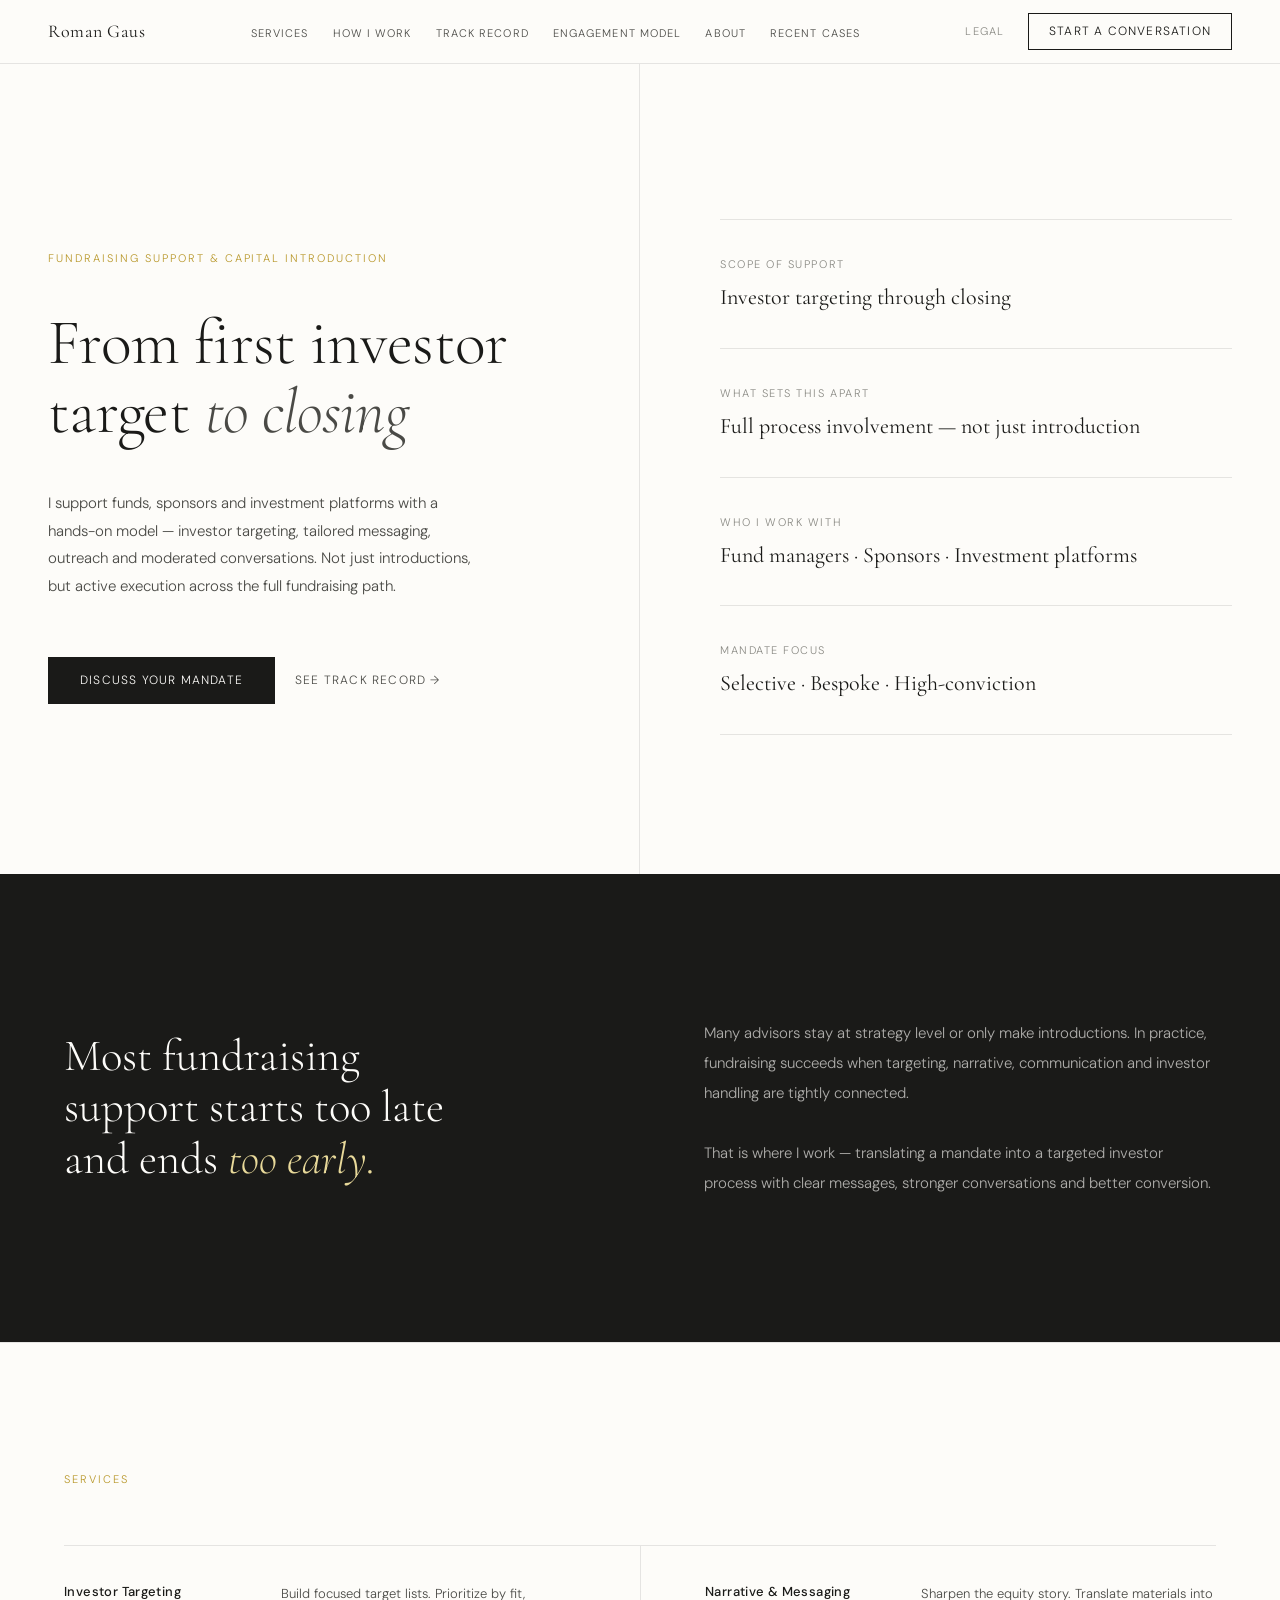
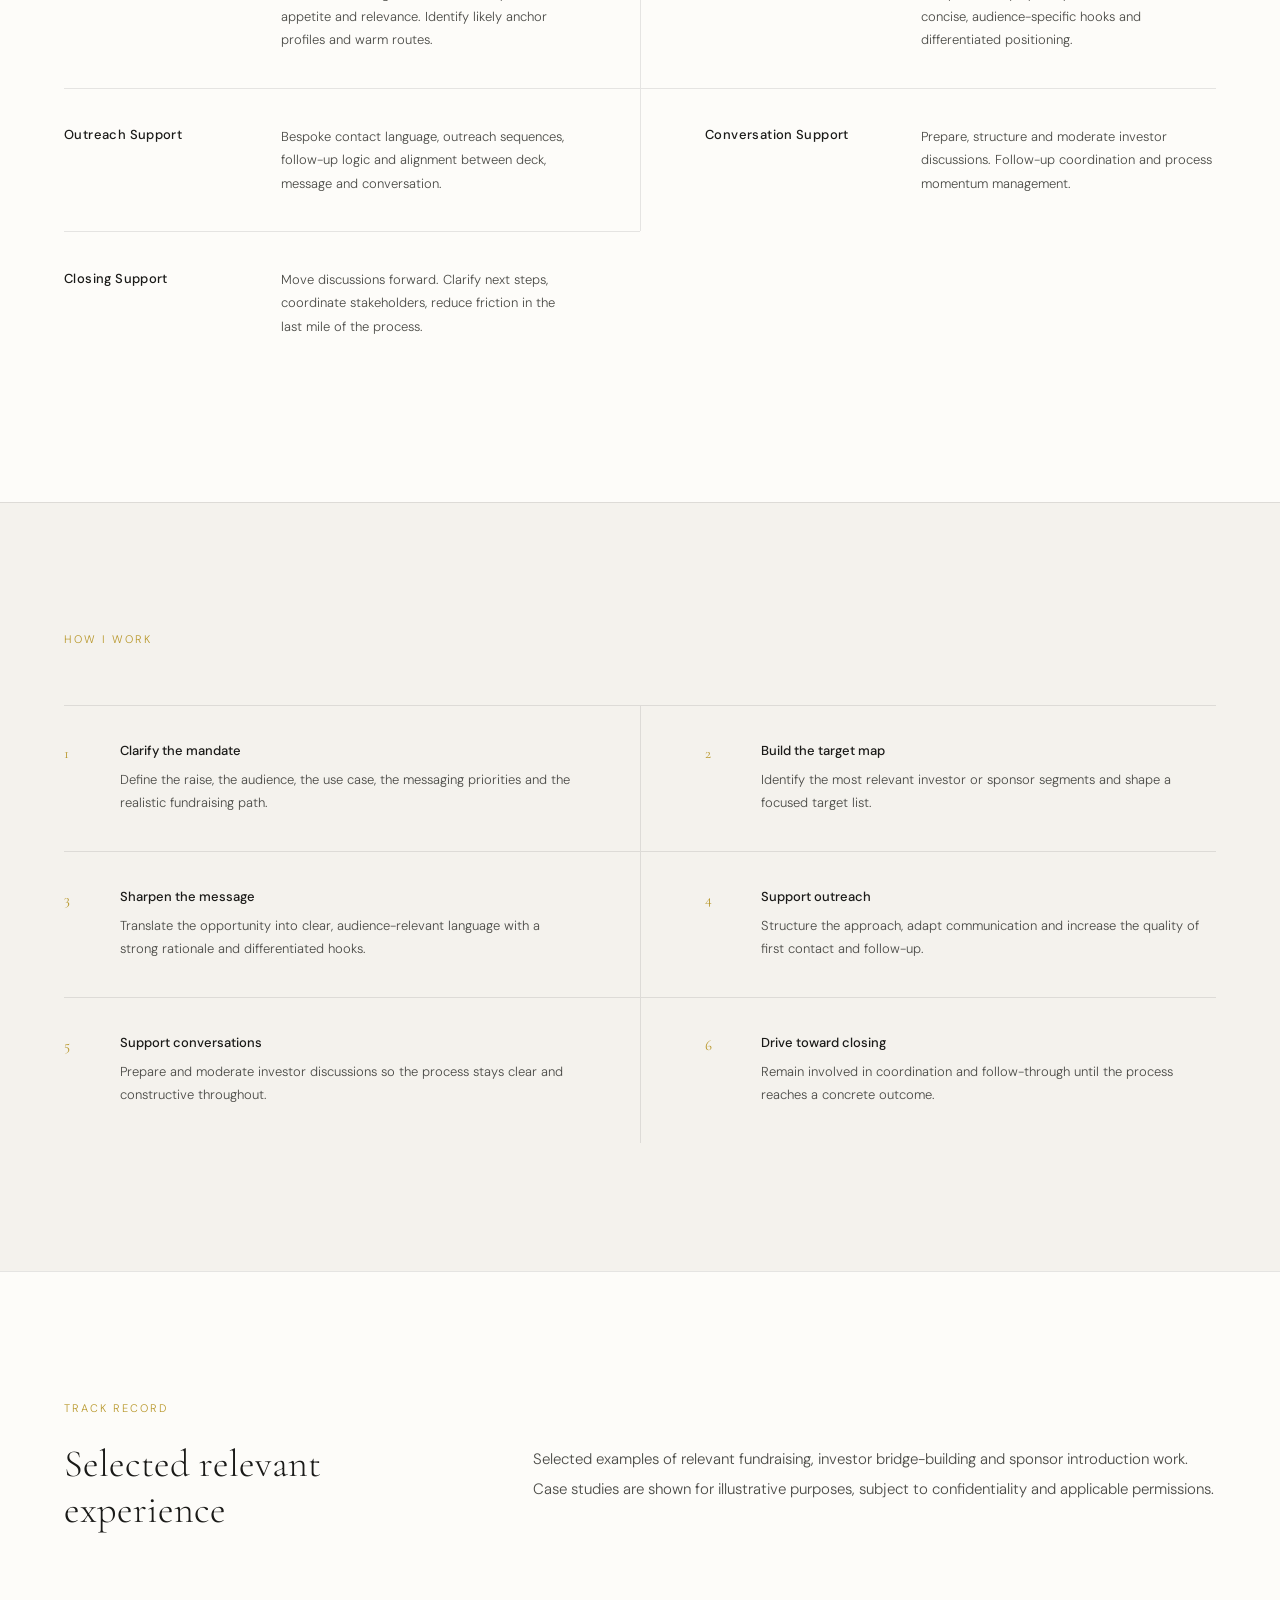
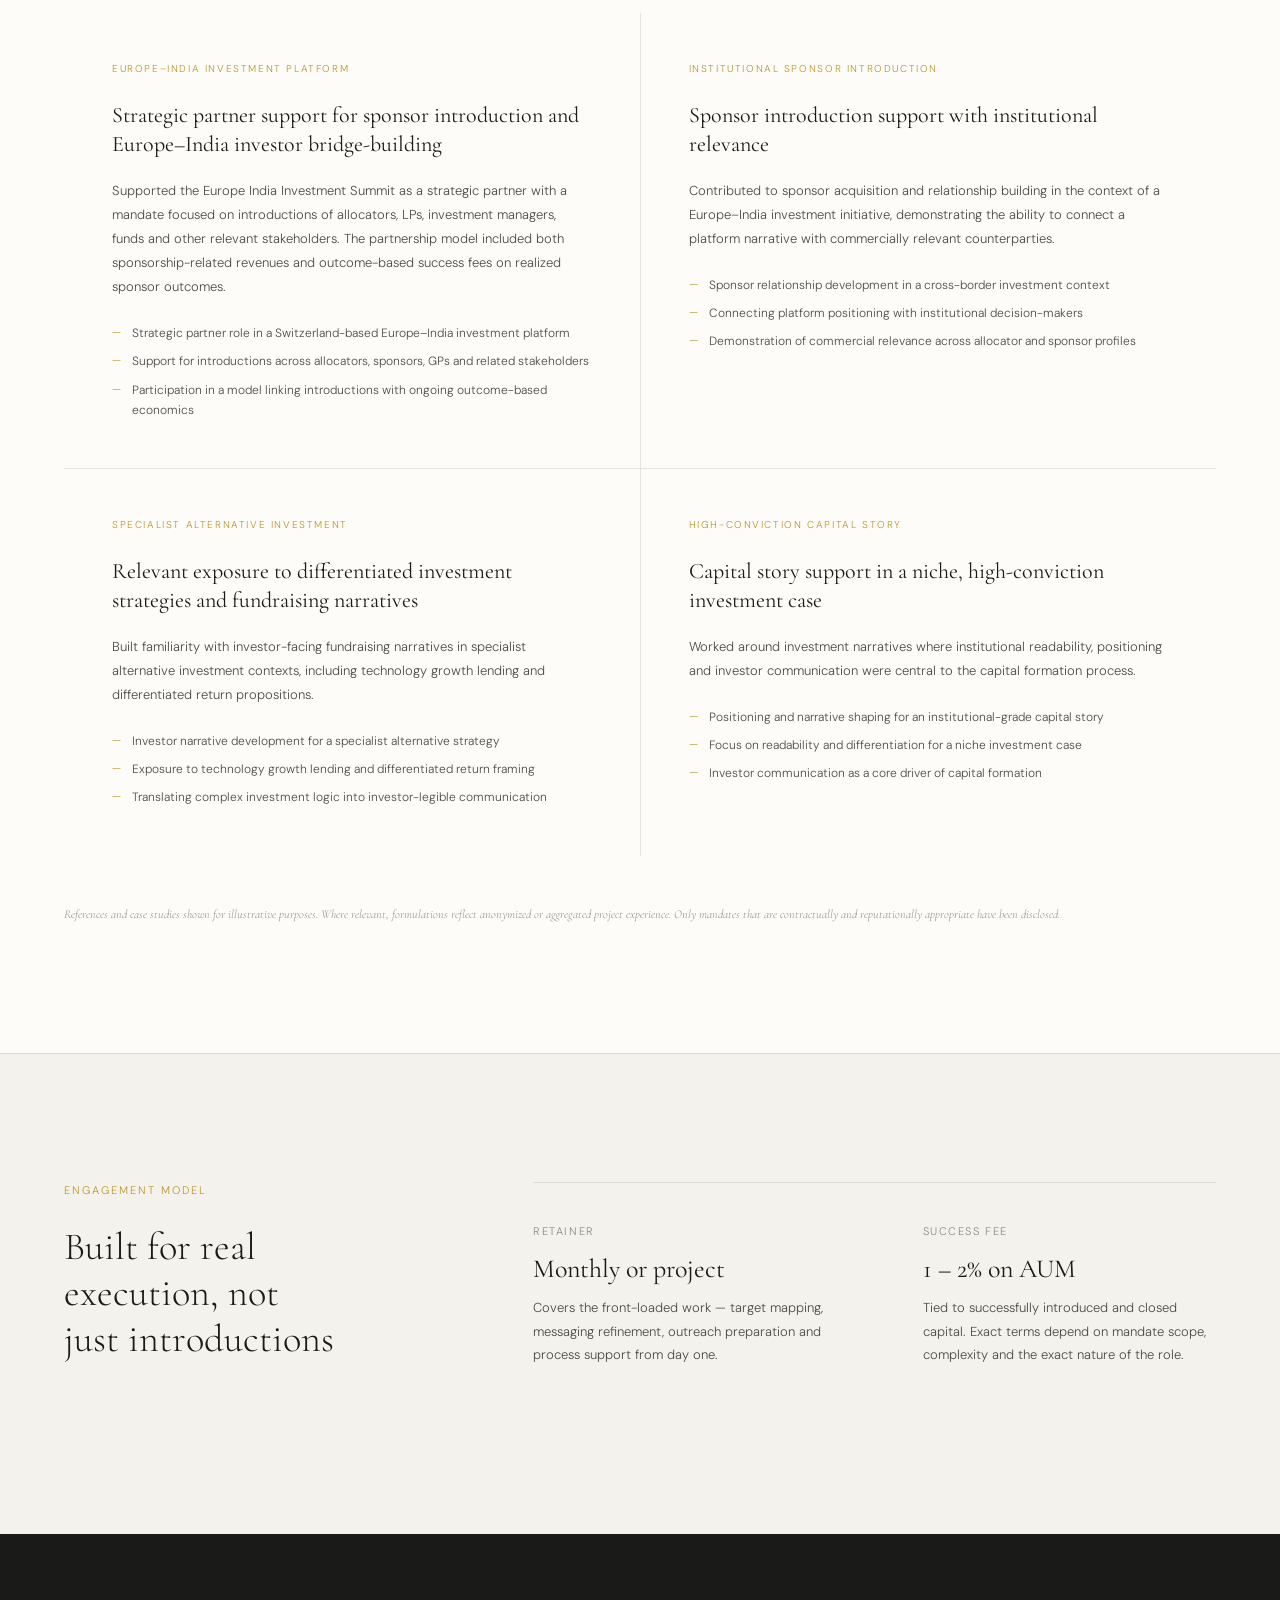
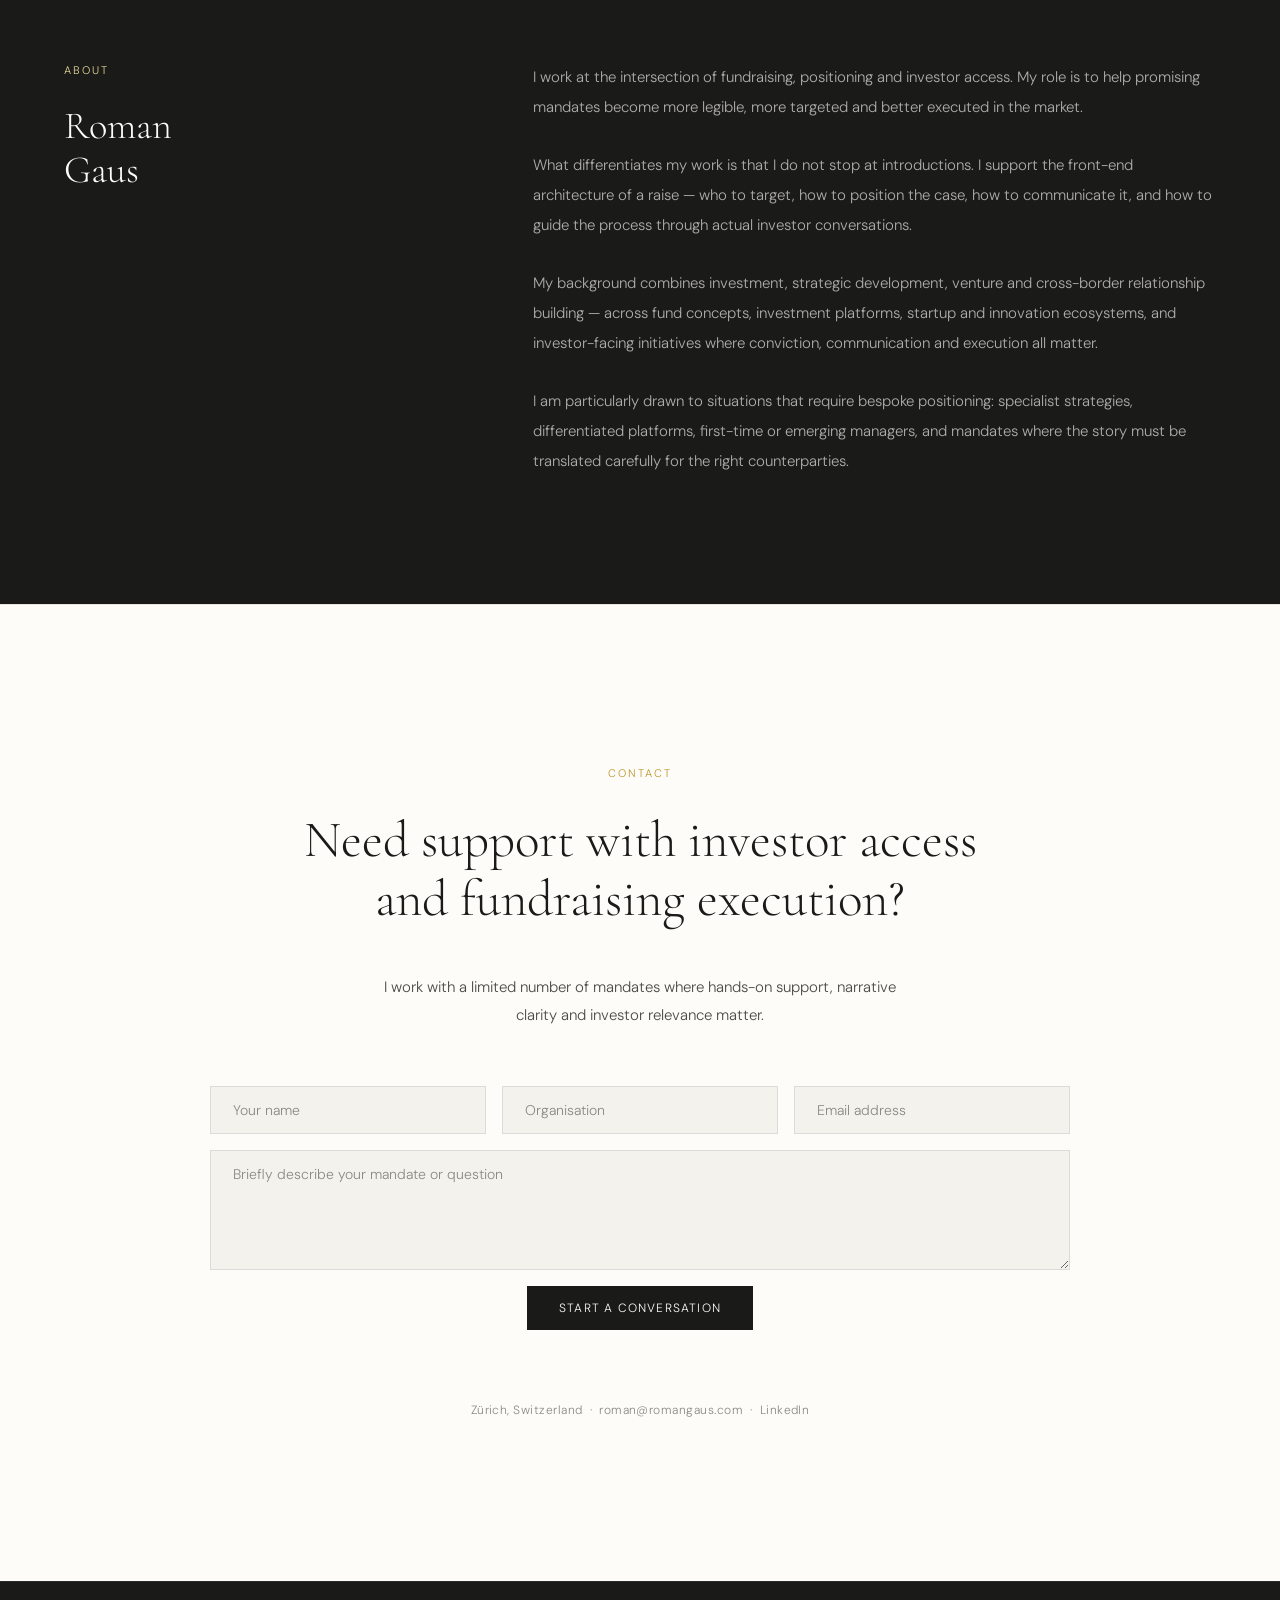
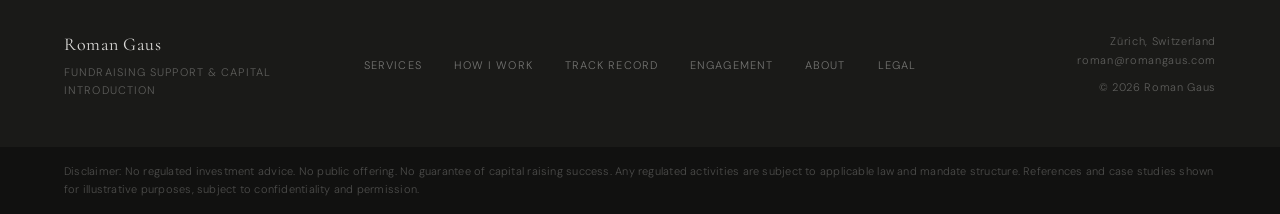
<file: index.html>
<!DOCTYPE html>
<html lang="en">
<head>
<meta charset="UTF-8" />
<meta name="viewport" content="width=device-width, initial-scale=1.0" />
<title>Roman Gaus — Fundraising Support & Capital Introduction</title>
<link rel="preconnect" href="https://fonts.googleapis.com" />
<link rel="preconnect" href="https://fonts.gstatic.com" crossorigin />
<link href="https://fonts.googleapis.com/css2?family=Cormorant+Garamond:ital,wght@0,300;0,400;0,500;1,300;1,400&family=DM+Sans:wght@300;400;500&display=swap" rel="stylesheet" />
<link rel="stylesheet" href="style.css" />
</head>
<body>

<!-- NAV -->
<nav>
  <a class="nav-name" href="#">Roman Gaus</a>
  <ul class="nav-links">
    <li><a href="#services">Services</a></li>
    <li><a href="#process">How I Work</a></li>
    <li><a href="#track">Track Record</a></li>
    <li><a href="#model">Engagement Model</a></li>
    <li><a href="#about">About</a></li>
    <li><a href="recent-cases.html">Recent Cases</a></li>
  </ul>
  <div class="nav-right">
    <a class="nav-legal" href="regulatory-disclaimer.html">Legal</a>
    <a class="nav-cta" href="#contact">Start a conversation</a>
  </div>
</nav>

<!-- HERO -->
<section class="hero" id="home">
  <div class="hero-left">
    <div class="hero-eyebrow">Fundraising Support &amp; Capital Introduction</div>
    <h1 class="hero-headline">From first investor<br>target <em>to closing</em></h1>
    <p class="hero-sub">I support funds, sponsors and investment platforms with a hands-on model — investor targeting, tailored messaging, outreach and moderated conversations. Not just introductions, but active execution across the full fundraising path.</p>
    <div class="hero-ctas">
      <a class="btn-primary" href="#contact">Discuss your mandate</a>
      <a class="btn-ghost" href="#track">See track record →</a>
    </div>
  </div>
  <div class="hero-right">
    <div class="hero-stat-item">
      <div class="hero-stat-label">Scope of support</div>
      <div class="hero-stat-value">Investor targeting through closing</div>
    </div>
    <div class="hero-stat-item">
      <div class="hero-stat-label">What sets this apart</div>
      <div class="hero-stat-value">Full process involvement — not just introduction</div>
    </div>
    <div class="hero-stat-item">
      <div class="hero-stat-label">Who I work with</div>
      <div class="hero-stat-value">Fund managers · Sponsors · Investment platforms</div>
    </div>
    <div class="hero-stat-item">
      <div class="hero-stat-label">Mandate focus</div>
      <div class="hero-stat-value">Selective · Bespoke · High-conviction</div>
    </div>
  </div>
</section>

<!-- INSIGHT -->
<section class="insight-section">
  <div>
    <h2 class="insight-headline" data-reveal>Most fundraising<br>support starts too late<br>and ends <em>too early.</em></h2>
  </div>
  <div>
    <p class="insight-body">Many advisors stay at strategy level or only make introductions. In practice, fundraising succeeds when targeting, narrative, communication and investor handling are tightly connected.<br><br>That is where I work — translating a mandate into a targeted investor process with clear messages, stronger conversations and better conversion.</p>
  </div>
</section>

<!-- SERVICES -->
<section class="services-section" id="services">
  <div class="section-label" data-reveal="slide">Services</div>
  <div class="services-grid">
    <div class="service-item">
      <div class="service-title">Investor Targeting</div>
      <div class="service-desc">Build focused target lists. Prioritize by fit, appetite and relevance. Identify likely anchor profiles and warm routes.</div>
    </div>
    <div class="service-item">
      <div class="service-title">Narrative &amp; Messaging</div>
      <div class="service-desc">Sharpen the equity story. Translate materials into concise, audience-specific hooks and differentiated positioning.</div>
    </div>
    <div class="service-item">
      <div class="service-title">Outreach Support</div>
      <div class="service-desc">Bespoke contact language, outreach sequences, follow-up logic and alignment between deck, message and conversation.</div>
    </div>
    <div class="service-item">
      <div class="service-title">Conversation Support</div>
      <div class="service-desc">Prepare, structure and moderate investor discussions. Follow-up coordination and process momentum management.</div>
    </div>
    <div class="service-item">
      <div class="service-title">Closing Support</div>
      <div class="service-desc">Move discussions forward. Clarify next steps, coordinate stakeholders, reduce friction in the last mile of the process.</div>
    </div>
  </div>
</section>

<!-- PROCESS -->
<section class="process-section" id="process">
  <div class="section-label" data-reveal="slide">How I work</div>
  <div class="process-steps">
    <div class="step">
      <div class="step-num">1</div>
      <div class="step-content">
        <div class="step-title">Clarify the mandate</div>
        <div class="step-body">Define the raise, the audience, the use case, the messaging priorities and the realistic fundraising path.</div>
      </div>
    </div>
    <div class="step">
      <div class="step-num">2</div>
      <div class="step-content">
        <div class="step-title">Build the target map</div>
        <div class="step-body">Identify the most relevant investor or sponsor segments and shape a focused target list.</div>
      </div>
    </div>
    <div class="step">
      <div class="step-num">3</div>
      <div class="step-content">
        <div class="step-title">Sharpen the message</div>
        <div class="step-body">Translate the opportunity into clear, audience-relevant language with a strong rationale and differentiated hooks.</div>
      </div>
    </div>
    <div class="step">
      <div class="step-num">4</div>
      <div class="step-content">
        <div class="step-title">Support outreach</div>
        <div class="step-body">Structure the approach, adapt communication and increase the quality of first contact and follow-up.</div>
      </div>
    </div>
    <div class="step">
      <div class="step-num">5</div>
      <div class="step-content">
        <div class="step-title">Support conversations</div>
        <div class="step-body">Prepare and moderate investor discussions so the process stays clear and constructive throughout.</div>
      </div>
    </div>
    <div class="step">
      <div class="step-num">6</div>
      <div class="step-content">
        <div class="step-title">Drive toward closing</div>
        <div class="step-body">Remain involved in coordination and follow-through until the process reaches a concrete outcome.</div>
      </div>
    </div>
  </div>
</section>

<!-- TRACK RECORD -->
<section class="track-section" id="track">
  <div class="track-intro">
    <div>
      <div class="section-label" data-reveal="slide">Track Record</div>
      <h2 class="track-headline" data-reveal data-delay="100">Selected relevant experience</h2>
    </div>
    <div>
      <p class="track-subtext" data-reveal data-delay="200">Selected examples of relevant fundraising, investor bridge-building and sponsor introduction work. Case studies are shown for illustrative purposes, subject to confidentiality and applicable permissions.</p>
    </div>
  </div>

  <div class="cases-grid">

    <div class="case-card">
      <div class="case-tag">Europe–India Investment Platform</div>
      <h3 class="case-title">Strategic partner support for sponsor introduction and Europe–India investor bridge-building</h3>
      <p class="case-body">Supported the Europe India Investment Summit as a strategic partner with a mandate focused on introductions of allocators, LPs, investment managers, funds and other relevant stakeholders. The partnership model included both sponsorship-related revenues and outcome-based success fees on realized sponsor outcomes.</p>
      <ul class="case-bullets">
        <li>Strategic partner role in a Switzerland-based Europe–India investment platform</li>
        <li>Support for introductions across allocators, sponsors, GPs and related stakeholders</li>
        <li>Participation in a model linking introductions with ongoing outcome-based economics</li>
      </ul>
    </div>

    <div class="case-card">
      <div class="case-tag">Institutional Sponsor Introduction</div>
      <h3 class="case-title">Sponsor introduction support with institutional relevance</h3>
      <p class="case-body">Contributed to sponsor acquisition and relationship building in the context of a Europe–India investment initiative, demonstrating the ability to connect a platform narrative with commercially relevant counterparties.</p>
      <ul class="case-bullets">
        <li>Sponsor relationship development in a cross-border investment context</li>
        <li>Connecting platform positioning with institutional decision-makers</li>
        <li>Demonstration of commercial relevance across allocator and sponsor profiles</li>
      </ul>
    </div>

    <div class="case-card">
      <div class="case-tag">Specialist Alternative Investment</div>
      <h3 class="case-title">Relevant exposure to differentiated investment strategies and fundraising narratives</h3>
      <p class="case-body">Built familiarity with investor-facing fundraising narratives in specialist alternative investment contexts, including technology growth lending and differentiated return propositions.</p>
      <ul class="case-bullets">
        <li>Investor narrative development for a specialist alternative strategy</li>
        <li>Exposure to technology growth lending and differentiated return framing</li>
        <li>Translating complex investment logic into investor-legible communication</li>
      </ul>
    </div>

    <div class="case-card">
      <div class="case-tag">High-Conviction Capital Story</div>
      <h3 class="case-title">Capital story support in a niche, high-conviction investment case</h3>
      <p class="case-body">Worked around investment narratives where institutional readability, positioning and investor communication were central to the capital formation process.</p>
      <ul class="case-bullets">
        <li>Positioning and narrative shaping for an institutional-grade capital story</li>
        <li>Focus on readability and differentiation for a niche investment case</li>
        <li>Investor communication as a core driver of capital formation</li>
      </ul>
    </div>

  </div>

  <p class="track-footnote">References and case studies shown for illustrative purposes. Where relevant, formulations reflect anonymized or aggregated project experience. Only mandates that are contractually and reputationally appropriate have been disclosed.</p>
</section>

<!-- ENGAGEMENT MODEL -->
<section class="model-section" id="model">
  <div>
    <div class="section-label" data-reveal="slide">Engagement model</div>
    <h2 class="model-headline" data-reveal data-delay="120">Built for real<br>execution, not<br>just introductions</h2>
  </div>
  <div>
    <div class="model-items">
      <div class="model-item">
        <div class="model-item-label">Retainer</div>
        <div class="model-item-value">Monthly or project</div>
        <div class="model-item-desc">Covers the front-loaded work — target mapping, messaging refinement, outreach preparation and process support from day one.</div>
      </div>
      <div class="model-item">
        <div class="model-item-label">Success fee</div>
        <div class="model-item-value">1 – 2% on AUM</div>
        <div class="model-item-desc">Tied to successfully introduced and closed capital. Exact terms depend on mandate scope, complexity and the exact nature of the role.</div>
      </div>
    </div>
  </div>
</section>

<!-- ABOUT -->
<section class="about-section" id="about">
  <div>
    <div class="section-label about-label" data-reveal="slide">About</div>
    <h2 class="about-headline" data-reveal data-delay="100">Roman<br>Gaus</h2>
  </div>
  <div class="about-body" data-reveal>
    <p>I work at the intersection of fundraising, positioning and investor access. My role is to help promising mandates become more legible, more targeted and better executed in the market.</p>
    <p>What differentiates my work is that I do not stop at introductions. I support the front-end architecture of a raise — who to target, how to position the case, how to communicate it, and how to guide the process through actual investor conversations.</p>
    <p>My background combines investment, strategic development, venture and cross-border relationship building — across fund concepts, investment platforms, startup and innovation ecosystems, and investor-facing initiatives where conviction, communication and execution all matter.</p>
    <p>I am particularly drawn to situations that require bespoke positioning: specialist strategies, differentiated platforms, first-time or emerging managers, and mandates where the story must be translated carefully for the right counterparties.</p>
  </div>
</section>

<!-- CTA / CONTACT -->
<section class="cta-section" id="contact">
  <div class="section-label cta-label" data-reveal="slide">Contact</div>
  <h2 class="cta-headline" data-reveal data-delay="100">Need support with investor access and fundraising execution?</h2>
  <p class="cta-sub" data-reveal data-delay="220">I work with a limited number of mandates where hands-on support, narrative clarity and investor relevance matter.</p>
  <form id="contact-form" class="contact-form" data-reveal>
    <input class="contact-field" type="text" name="name" placeholder="Your name" required />
    <input class="contact-field" type="text" name="organisation" placeholder="Organisation" />
    <input class="contact-field" type="email" name="email" placeholder="Email address" required />
    <textarea class="contact-field" name="message" placeholder="Briefly describe your mandate or question" required></textarea>
    <button class="btn-primary" type="submit" id="contact-submit">Start a conversation</button>
  </form>
  <p id="form-status" style="margin-top:1rem;font-size:13px;color:var(--ink-faint);min-height:1.2em;"></p>
  <p class="cta-meta">Zürich, Switzerland &nbsp;·&nbsp; roman@romangaus.com &nbsp;·&nbsp; <a href="#" style="color:var(--ink-faint); text-decoration:none;">LinkedIn</a></p>
</section>

<!-- FOOTER -->
<footer>
  <div class="footer-brand">
    <span class="footer-name">Roman Gaus</span>
    <span class="footer-tagline">Fundraising Support &amp; Capital Introduction</span>
  </div>
  <ul class="footer-links">
    <li><a href="#services">Services</a></li>
    <li><a href="#process">How I Work</a></li>
    <li><a href="#track">Track Record</a></li>
    <li><a href="#model">Engagement</a></li>
    <li><a href="#about">About</a></li>
    <li><a href="regulatory-disclaimer.html">Legal</a></li>
  </ul>
  <div class="footer-right">
    <div>Zürich, Switzerland</div>
    <div>roman@romangaus.com</div>
    <div style="margin-top:0.5rem;">© 2026 Roman Gaus</div>
  </div>
</footer>

<!-- DISCLAIMER -->
<div class="disclaimer">
  Disclaimer: No regulated investment advice. No public offering. No guarantee of capital raising success. Any regulated activities are subject to applicable law and mandate structure. References and case studies shown for illustrative purposes, subject to confidentiality and permission.
</div>

<script src="script.js"></script>
</body>
</html>
</file>
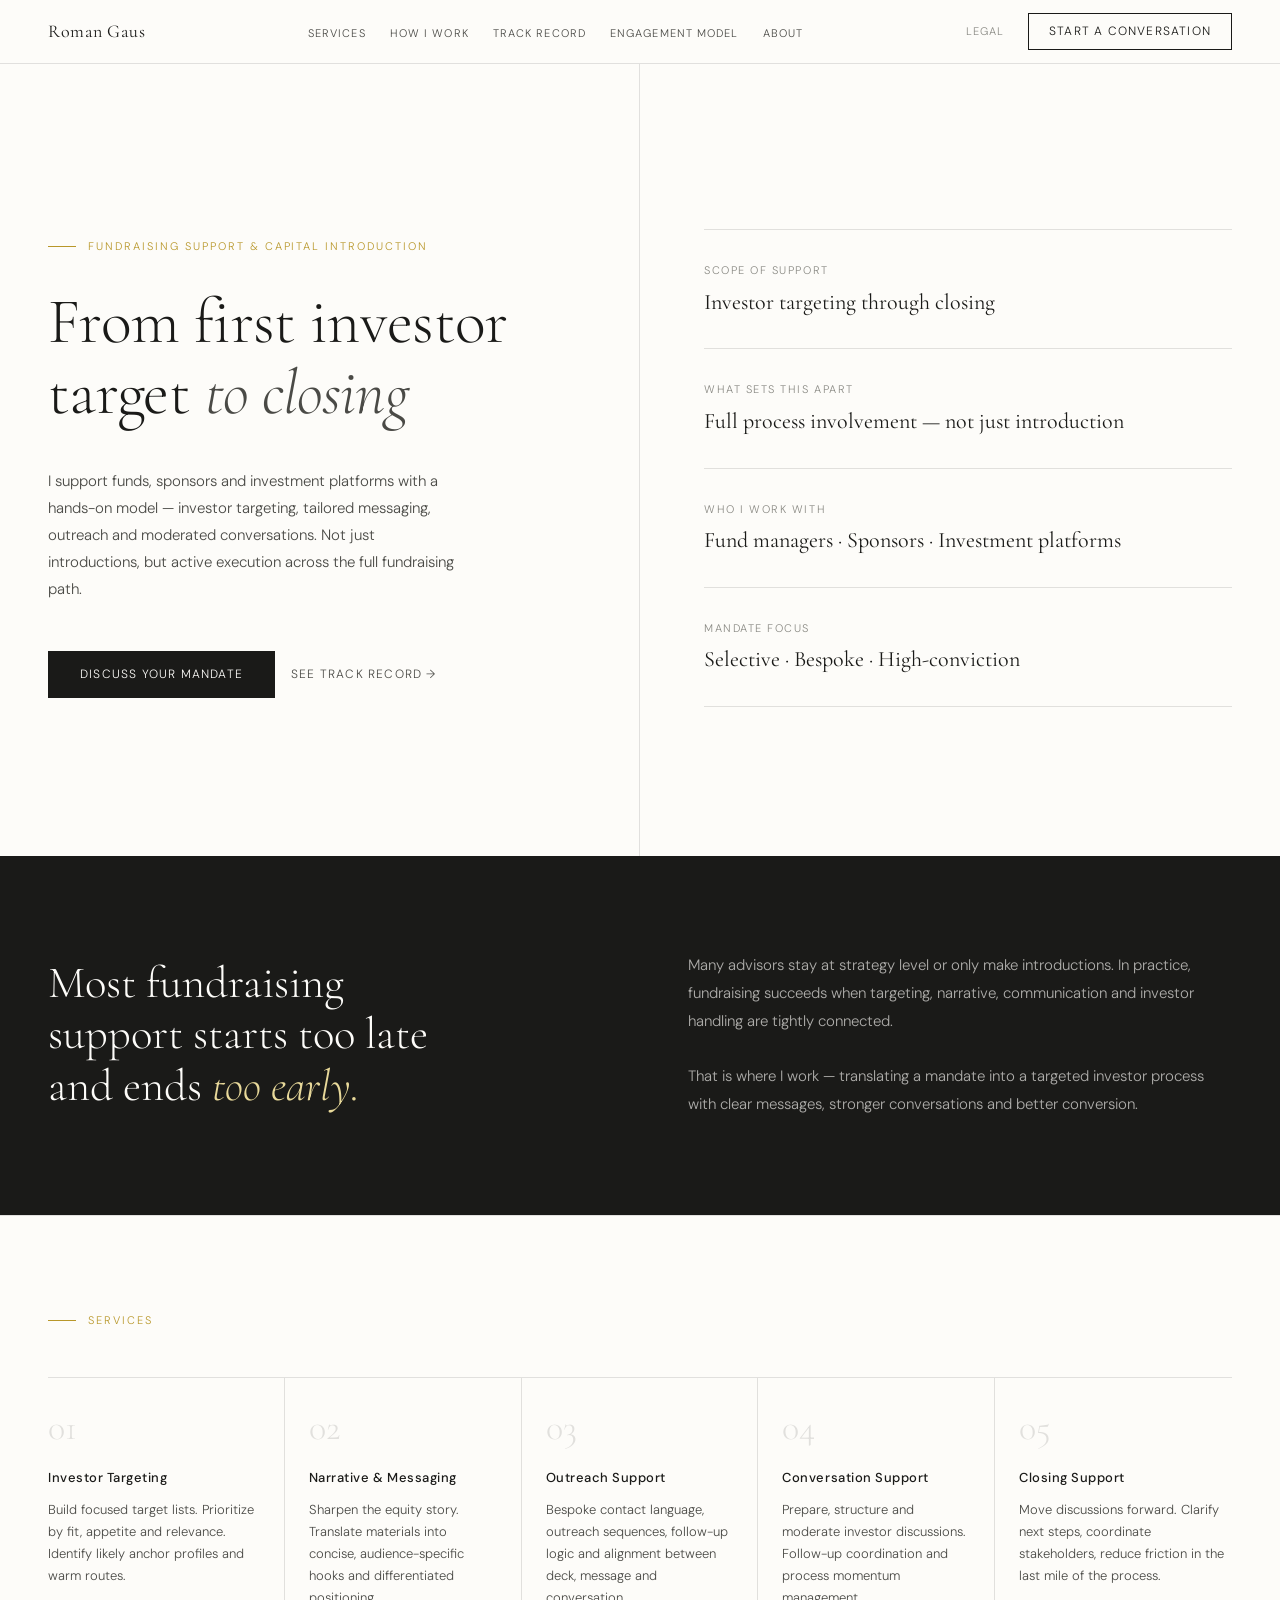
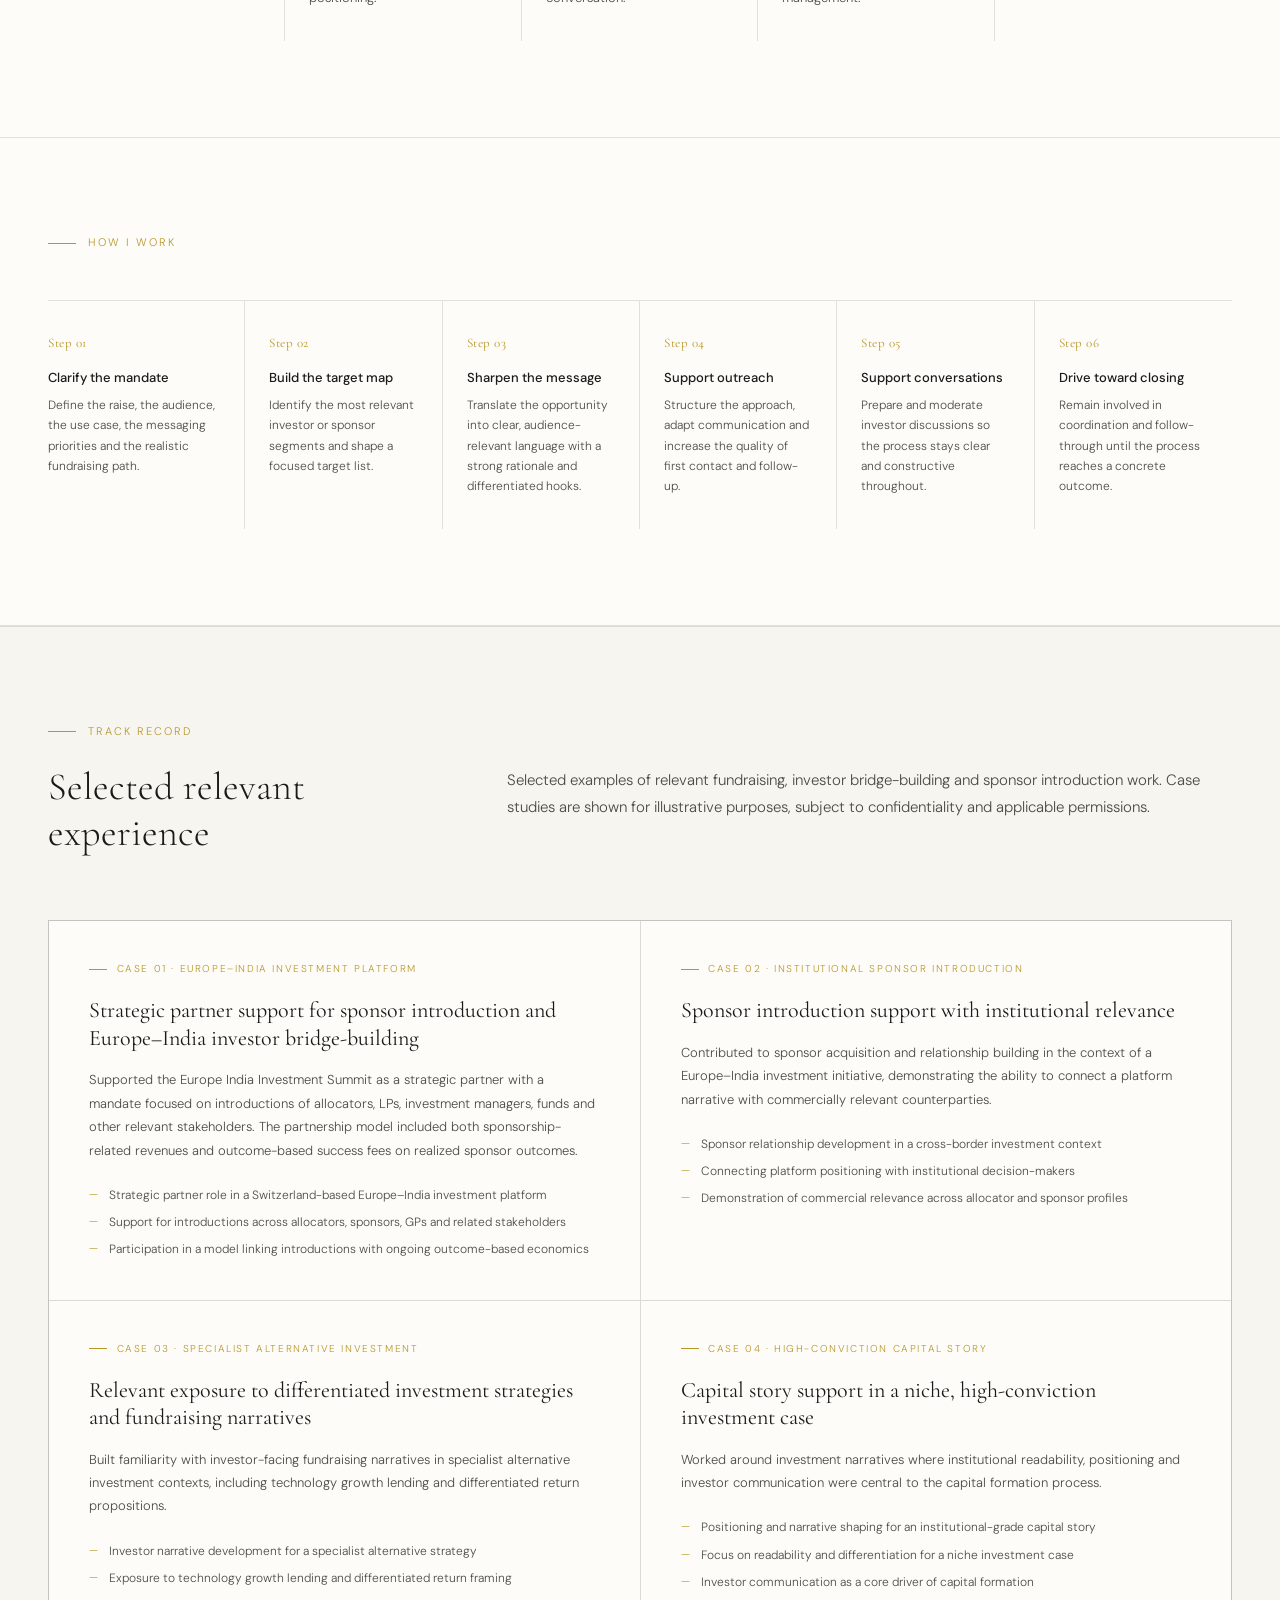
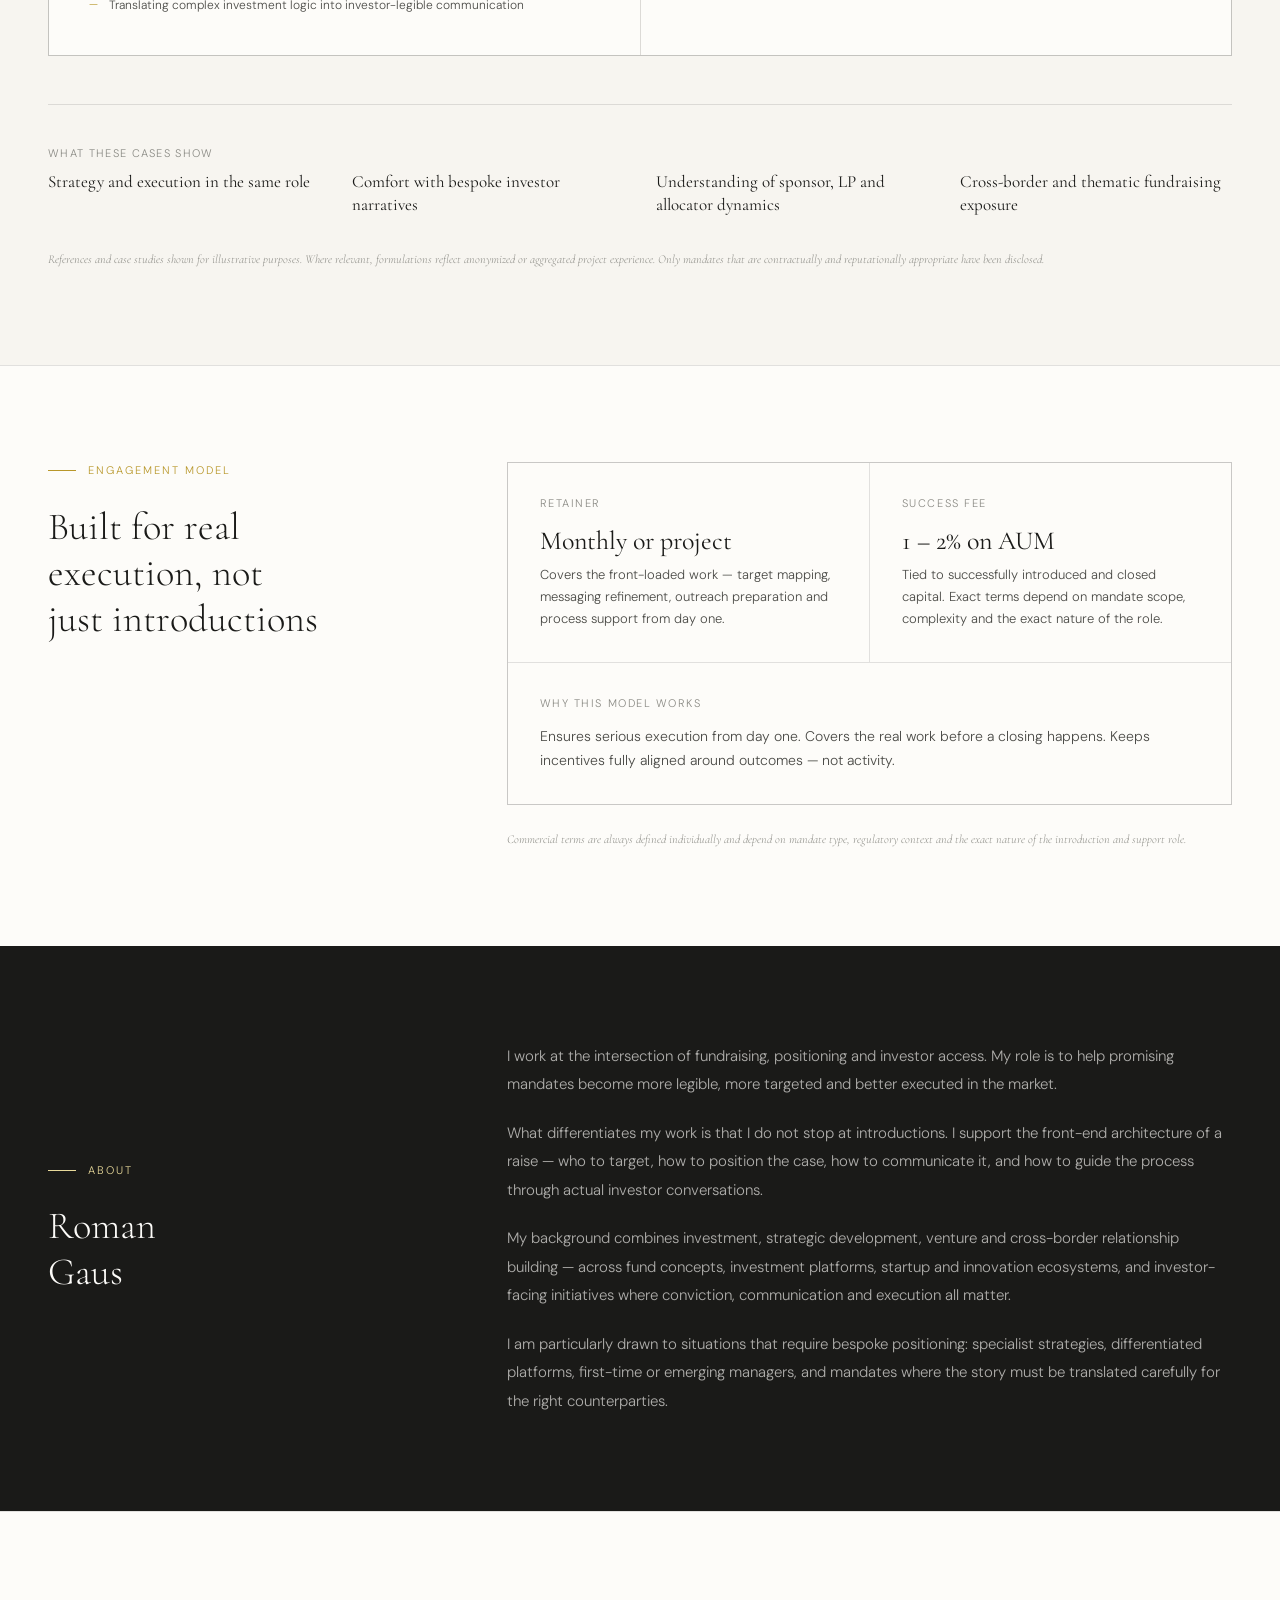
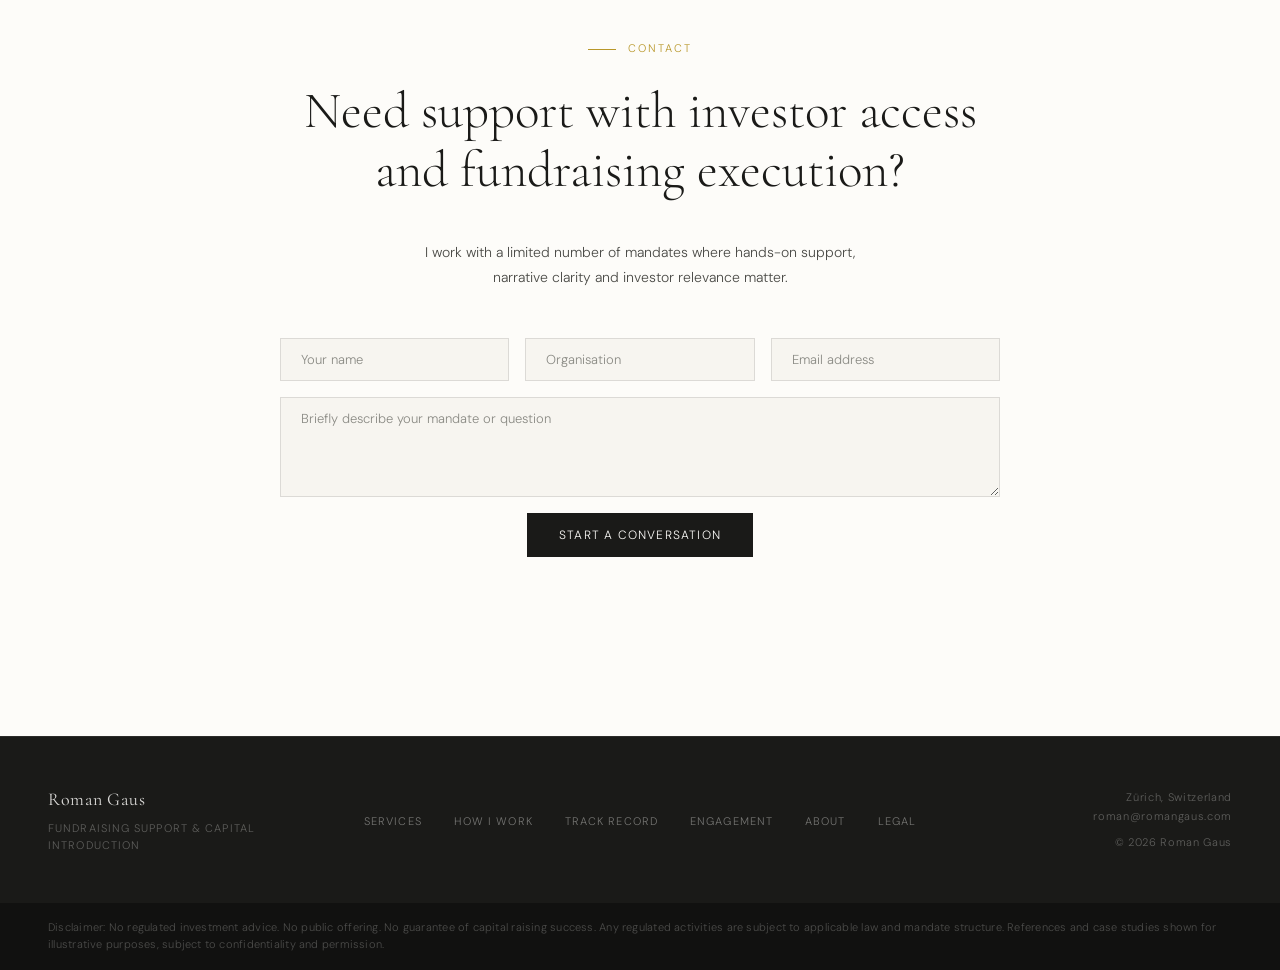
<file: public_html/index.html>
<!DOCTYPE html>
<html lang="en">
<head>
<meta charset="UTF-8" />
<meta name="viewport" content="width=device-width, initial-scale=1.0" />
<title>Roman Gaus — Fundraising Support & Capital Introduction</title>
<link rel="preconnect" href="https://fonts.googleapis.com" />
<link rel="preconnect" href="https://fonts.gstatic.com" crossorigin />
<link href="https://fonts.googleapis.com/css2?family=Cormorant+Garamond:ital,wght@0,300;0,400;0,500;1,300;1,400&family=DM+Sans:wght@300;400;500&display=swap" rel="stylesheet" />
<link rel="stylesheet" href="style.css" />
</head>
<body>

<!-- NAV -->
<nav>
  <a class="nav-name" href="#">Roman Gaus</a>
  <ul class="nav-links">
    <li><a href="#services">Services</a></li>
    <li><a href="#process">How I Work</a></li>
    <li><a href="#track">Track Record</a></li>
    <li><a href="#model">Engagement Model</a></li>
    <li><a href="#about">About</a></li>
  </ul>
  <div class="nav-right">
    <a class="nav-legal" href="regulatory-disclaimer.html">Legal</a>
    <a class="nav-cta" href="#contact">Start a conversation</a>
  </div>
</nav>

<!-- HERO -->
<section class="hero" id="home">
  <div class="hero-left">
    <div class="hero-eyebrow">Fundraising Support &amp; Capital Introduction</div>
    <h1 class="hero-headline">From first investor<br>target <em>to closing</em></h1>
    <p class="hero-sub">I support funds, sponsors and investment platforms with a hands-on model — investor targeting, tailored messaging, outreach and moderated conversations. Not just introductions, but active execution across the full fundraising path.</p>
    <div class="hero-ctas">
      <a class="btn-primary" href="#contact">Discuss your mandate</a>
      <a class="btn-ghost" href="#track">See track record →</a>
    </div>
  </div>
  <div class="hero-right">
    <div class="hero-stat-item">
      <div class="hero-stat-label">Scope of support</div>
      <div class="hero-stat-value">Investor targeting through closing</div>
    </div>
    <div class="hero-stat-item">
      <div class="hero-stat-label">What sets this apart</div>
      <div class="hero-stat-value">Full process involvement — not just introduction</div>
    </div>
    <div class="hero-stat-item">
      <div class="hero-stat-label">Who I work with</div>
      <div class="hero-stat-value">Fund managers · Sponsors · Investment platforms</div>
    </div>
    <div class="hero-stat-item">
      <div class="hero-stat-label">Mandate focus</div>
      <div class="hero-stat-value">Selective · Bespoke · High-conviction</div>
    </div>
  </div>
</section>

<!-- INSIGHT -->
<section class="insight-section">
  <div>
    <h2 class="insight-headline" data-reveal>Most fundraising<br>support starts too late<br>and ends <em>too early.</em></h2>
  </div>
  <div>
    <p class="insight-body" data-reveal data-delay="150">Many advisors stay at strategy level or only make introductions. In practice, fundraising succeeds when targeting, narrative, communication and investor handling are tightly connected.<br><br>That is where I work — translating a mandate into a targeted investor process with clear messages, stronger conversations and better conversion.</p>
  </div>
</section>

<!-- SERVICES -->
<section class="services-section" id="services">
  <div class="section-label" data-reveal="slide">Services</div>
  <div class="services-grid">
    <div class="service-item" data-reveal data-delay="0">
      <div class="service-num">01</div>
      <div class="service-title">Investor Targeting</div>
      <div class="service-desc">Build focused target lists. Prioritize by fit, appetite and relevance. Identify likely anchor profiles and warm routes.</div>
    </div>
    <div class="service-item" data-reveal data-delay="80">
      <div class="service-num">02</div>
      <div class="service-title">Narrative &amp; Messaging</div>
      <div class="service-desc">Sharpen the equity story. Translate materials into concise, audience-specific hooks and differentiated positioning.</div>
    </div>
    <div class="service-item" data-reveal data-delay="160">
      <div class="service-num">03</div>
      <div class="service-title">Outreach Support</div>
      <div class="service-desc">Bespoke contact language, outreach sequences, follow-up logic and alignment between deck, message and conversation.</div>
    </div>
    <div class="service-item" data-reveal data-delay="240">
      <div class="service-num">04</div>
      <div class="service-title">Conversation Support</div>
      <div class="service-desc">Prepare, structure and moderate investor discussions. Follow-up coordination and process momentum management.</div>
    </div>
    <div class="service-item" data-reveal data-delay="320">
      <div class="service-num">05</div>
      <div class="service-title">Closing Support</div>
      <div class="service-desc">Move discussions forward. Clarify next steps, coordinate stakeholders, reduce friction in the last mile of the process.</div>
    </div>
  </div>
</section>

<!-- PROCESS -->
<section class="process-section" id="process">
  <div class="section-label" data-reveal="slide">How I work</div>
  <div class="process-steps">
    <div class="step" data-reveal data-delay="0">
      <div class="step-num">Step 01</div>
      <div class="step-title">Clarify the mandate</div>
      <div class="step-body">Define the raise, the audience, the use case, the messaging priorities and the realistic fundraising path.</div>
    </div>
    <div class="step" data-reveal data-delay="80">
      <div class="step-num">Step 02</div>
      <div class="step-title">Build the target map</div>
      <div class="step-body">Identify the most relevant investor or sponsor segments and shape a focused target list.</div>
    </div>
    <div class="step" data-reveal data-delay="160">
      <div class="step-num">Step 03</div>
      <div class="step-title">Sharpen the message</div>
      <div class="step-body">Translate the opportunity into clear, audience-relevant language with a strong rationale and differentiated hooks.</div>
    </div>
    <div class="step" data-reveal data-delay="240">
      <div class="step-num">Step 04</div>
      <div class="step-title">Support outreach</div>
      <div class="step-body">Structure the approach, adapt communication and increase the quality of first contact and follow-up.</div>
    </div>
    <div class="step" data-reveal data-delay="320">
      <div class="step-num">Step 05</div>
      <div class="step-title">Support conversations</div>
      <div class="step-body">Prepare and moderate investor discussions so the process stays clear and constructive throughout.</div>
    </div>
    <div class="step" data-reveal data-delay="400">
      <div class="step-num">Step 06</div>
      <div class="step-title">Drive toward closing</div>
      <div class="step-body">Remain involved in coordination and follow-through until the process reaches a concrete outcome.</div>
    </div>
  </div>
</section>

<!-- TRACK RECORD -->
<section class="track-section" id="track">
  <div class="track-intro">
    <div>
      <div class="section-label" data-reveal="slide">Track Record</div>
      <h2 class="track-headline" data-reveal data-delay="100">Selected relevant experience</h2>
    </div>
    <div>
      <p class="track-subtext" data-reveal data-delay="200">Selected examples of relevant fundraising, investor bridge-building and sponsor introduction work. Case studies are shown for illustrative purposes, subject to confidentiality and applicable permissions.</p>
    </div>
  </div>

  <div class="cases-grid">

    <div class="case-card" data-reveal data-delay="0">
      <div class="case-tag">Case 01 · Europe–India Investment Platform</div>
      <h3 class="case-title">Strategic partner support for sponsor introduction and Europe–India investor bridge-building</h3>
      <p class="case-body">Supported the Europe India Investment Summit as a strategic partner with a mandate focused on introductions of allocators, LPs, investment managers, funds and other relevant stakeholders. The partnership model included both sponsorship-related revenues and outcome-based success fees on realized sponsor outcomes.</p>
      <ul class="case-bullets">
        <li>Strategic partner role in a Switzerland-based Europe–India investment platform</li>
        <li>Support for introductions across allocators, sponsors, GPs and related stakeholders</li>
        <li>Participation in a model linking introductions with ongoing outcome-based economics</li>
      </ul>
    </div>

    <div class="case-card" data-reveal data-delay="100">
      <div class="case-tag">Case 02 · Institutional Sponsor Introduction</div>
      <h3 class="case-title">Sponsor introduction support with institutional relevance</h3>
      <p class="case-body">Contributed to sponsor acquisition and relationship building in the context of a Europe–India investment initiative, demonstrating the ability to connect a platform narrative with commercially relevant counterparties.</p>
      <ul class="case-bullets">
        <li>Sponsor relationship development in a cross-border investment context</li>
        <li>Connecting platform positioning with institutional decision-makers</li>
        <li>Demonstration of commercial relevance across allocator and sponsor profiles</li>
      </ul>
    </div>

    <div class="case-card" data-reveal data-delay="200">
      <div class="case-tag">Case 03 · Specialist Alternative Investment</div>
      <h3 class="case-title">Relevant exposure to differentiated investment strategies and fundraising narratives</h3>
      <p class="case-body">Built familiarity with investor-facing fundraising narratives in specialist alternative investment contexts, including technology growth lending and differentiated return propositions.</p>
      <ul class="case-bullets">
        <li>Investor narrative development for a specialist alternative strategy</li>
        <li>Exposure to technology growth lending and differentiated return framing</li>
        <li>Translating complex investment logic into investor-legible communication</li>
      </ul>
    </div>

    <div class="case-card" data-reveal data-delay="300">
      <div class="case-tag">Case 04 · High-Conviction Capital Story</div>
      <h3 class="case-title">Capital story support in a niche, high-conviction investment case</h3>
      <p class="case-body">Worked around investment narratives where institutional readability, positioning and investor communication were central to the capital formation process.</p>
      <ul class="case-bullets">
        <li>Positioning and narrative shaping for an institutional-grade capital story</li>
        <li>Focus on readability and differentiation for a niche investment case</li>
        <li>Investor communication as a core driver of capital formation</li>
      </ul>
    </div>

  </div>

  <div class="track-proof">
    <div class="proof-item" data-reveal data-delay="0">
      <div class="proof-label">What these cases show</div>
      <div class="proof-text">Strategy and execution in the same role</div>
    </div>
    <div class="proof-item" data-reveal data-delay="100">
      <div class="proof-label">&nbsp;</div>
      <div class="proof-text">Comfort with bespoke investor narratives</div>
    </div>
    <div class="proof-item" data-reveal data-delay="200">
      <div class="proof-label">&nbsp;</div>
      <div class="proof-text">Understanding of sponsor, LP and allocator dynamics</div>
    </div>
    <div class="proof-item" data-reveal data-delay="300">
      <div class="proof-label">&nbsp;</div>
      <div class="proof-text">Cross-border and thematic fundraising exposure</div>
    </div>
  </div>

  <p class="track-footnote" data-reveal>References and case studies shown for illustrative purposes. Where relevant, formulations reflect anonymized or aggregated project experience. Only mandates that are contractually and reputationally appropriate have been disclosed.</p>
</section>

<!-- ENGAGEMENT MODEL -->
<section class="model-section" id="model">
  <div>
    <div class="section-label" data-reveal="slide">Engagement model</div>
    <h2 class="model-headline" data-reveal data-delay="120">Built for real<br>execution, not<br>just introductions</h2>
  </div>
  <div>
    <div class="model-items">
      <div class="model-item" data-reveal data-delay="0">
        <div class="model-item-label">Retainer</div>
        <div class="model-item-value">Monthly or project</div>
        <div class="model-item-desc">Covers the front-loaded work — target mapping, messaging refinement, outreach preparation and process support from day one.</div>
      </div>
      <div class="model-item" data-reveal data-delay="120">
        <div class="model-item-label">Success fee</div>
        <div class="model-item-value">1 – 2% on AUM</div>
        <div class="model-item-desc">Tied to successfully introduced and closed capital. Exact terms depend on mandate scope, complexity and the exact nature of the role.</div>
      </div>
      <div class="model-item" style="grid-column: span 2;" data-reveal data-delay="240">
        <div class="model-item-label">Why this model works</div>
        <div class="model-item-desc" style="font-size:14px;">Ensures serious execution from day one. Covers the real work before a closing happens. Keeps incentives fully aligned around outcomes — not activity.</div>
      </div>
    </div>
    <p class="model-note" data-reveal data-delay="320">Commercial terms are always defined individually and depend on mandate type, regulatory context and the exact nature of the introduction and support role.</p>
  </div>
</section>

<!-- ABOUT -->
<section class="about-section" id="about">
  <div>
    <div class="section-label about-label" data-reveal="slide">About</div>
    <h2 class="about-headline" data-reveal data-delay="100">Roman<br>Gaus</h2>
  </div>
  <div class="about-body">
    <p data-reveal data-delay="0">I work at the intersection of fundraising, positioning and investor access. My role is to help promising mandates become more legible, more targeted and better executed in the market.</p>
    <p data-reveal data-delay="120">What differentiates my work is that I do not stop at introductions. I support the front-end architecture of a raise — who to target, how to position the case, how to communicate it, and how to guide the process through actual investor conversations.</p>
    <p data-reveal data-delay="240">My background combines investment, strategic development, venture and cross-border relationship building — across fund concepts, investment platforms, startup and innovation ecosystems, and investor-facing initiatives where conviction, communication and execution all matter.</p>
    <p data-reveal data-delay="360">I am particularly drawn to situations that require bespoke positioning: specialist strategies, differentiated platforms, first-time or emerging managers, and mandates where the story must be translated carefully for the right counterparties.</p>
  </div>
</section>

<!-- CTA / CONTACT -->
<section class="cta-section" id="contact">
  <div class="section-label cta-label" data-reveal="slide">Contact</div>
  <h2 class="cta-headline" data-reveal data-delay="100">Need support with investor access and fundraising execution?</h2>
  <p class="cta-sub" data-reveal data-delay="220">I work with a limited number of mandates where hands-on support, narrative clarity and investor relevance matter.</p>
  <form class="contact-form" action="https://formspree.io/f/YOUR_FORM_ID" method="POST" data-reveal data-delay="340">
    <input class="contact-field" type="text" name="name" placeholder="Your name" required />
    <input class="contact-field" type="text" name="organisation" placeholder="Organisation" />
    <input class="contact-field" type="email" name="email" placeholder="Email address" required />
    <textarea class="contact-field" name="message" placeholder="Briefly describe your mandate or question" required></textarea>
    <button class="btn-primary" type="submit">Start a conversation</button>
  </form>
  <p class="cta-meta" data-reveal data-delay="440">Zürich, Switzerland &nbsp;·&nbsp; roman@romangaus.com &nbsp;·&nbsp; <a href="#" style="color:var(--ink-faint); text-decoration:none;">LinkedIn</a></p>
</section>

<!-- FOOTER -->
<footer>
  <div class="footer-brand">
    <span class="footer-name">Roman Gaus</span>
    <span class="footer-tagline">Fundraising Support &amp; Capital Introduction</span>
  </div>
  <ul class="footer-links">
    <li><a href="#services">Services</a></li>
    <li><a href="#process">How I Work</a></li>
    <li><a href="#track">Track Record</a></li>
    <li><a href="#model">Engagement</a></li>
    <li><a href="#about">About</a></li>
    <li><a href="regulatory-disclaimer.html">Legal</a></li>
  </ul>
  <div class="footer-right">
    <div>Zürich, Switzerland</div>
    <div>roman@romangaus.com</div>
    <div style="margin-top:0.5rem;">© 2026 Roman Gaus</div>
  </div>
</footer>

<!-- DISCLAIMER -->
<div class="disclaimer">
  Disclaimer: No regulated investment advice. No public offering. No guarantee of capital raising success. Any regulated activities are subject to applicable law and mandate structure. References and case studies shown for illustrative purposes, subject to confidentiality and permission.
</div>

<script src="script.js"></script>
</body>
</html>
</file>
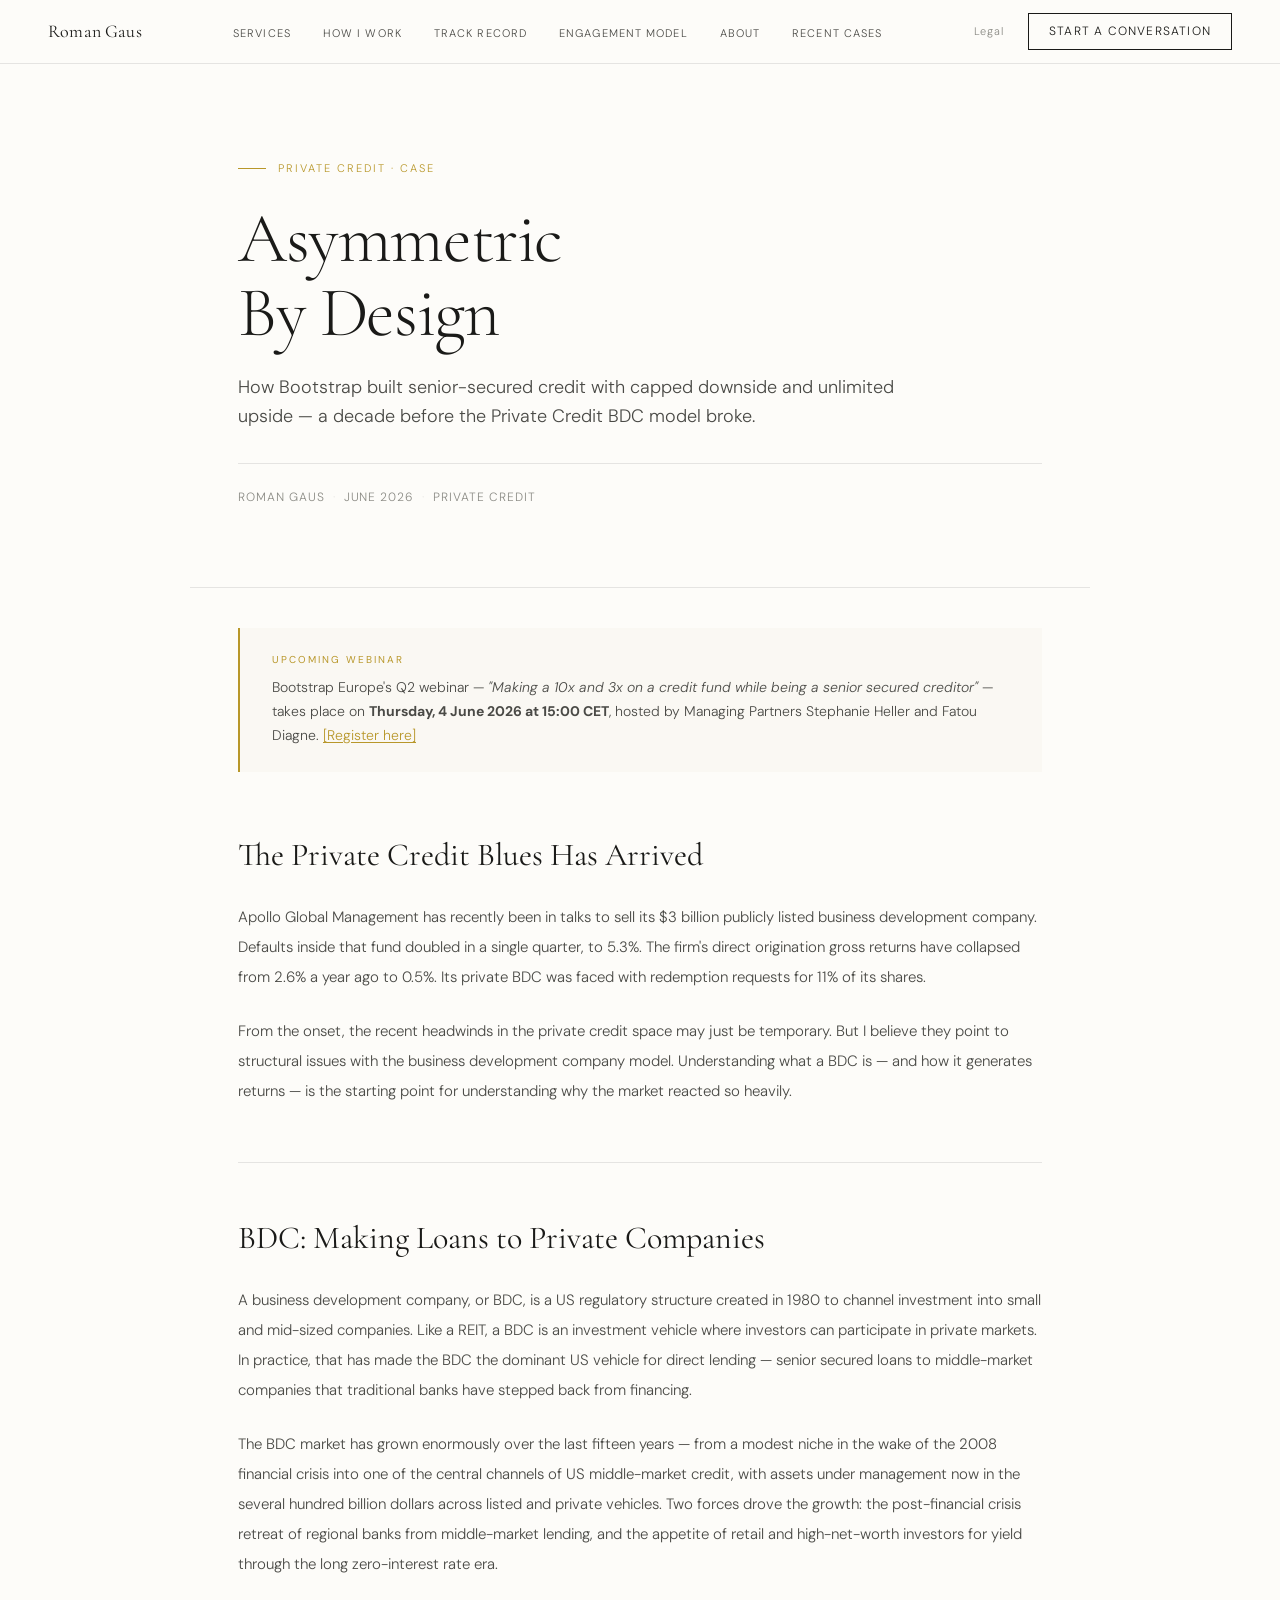
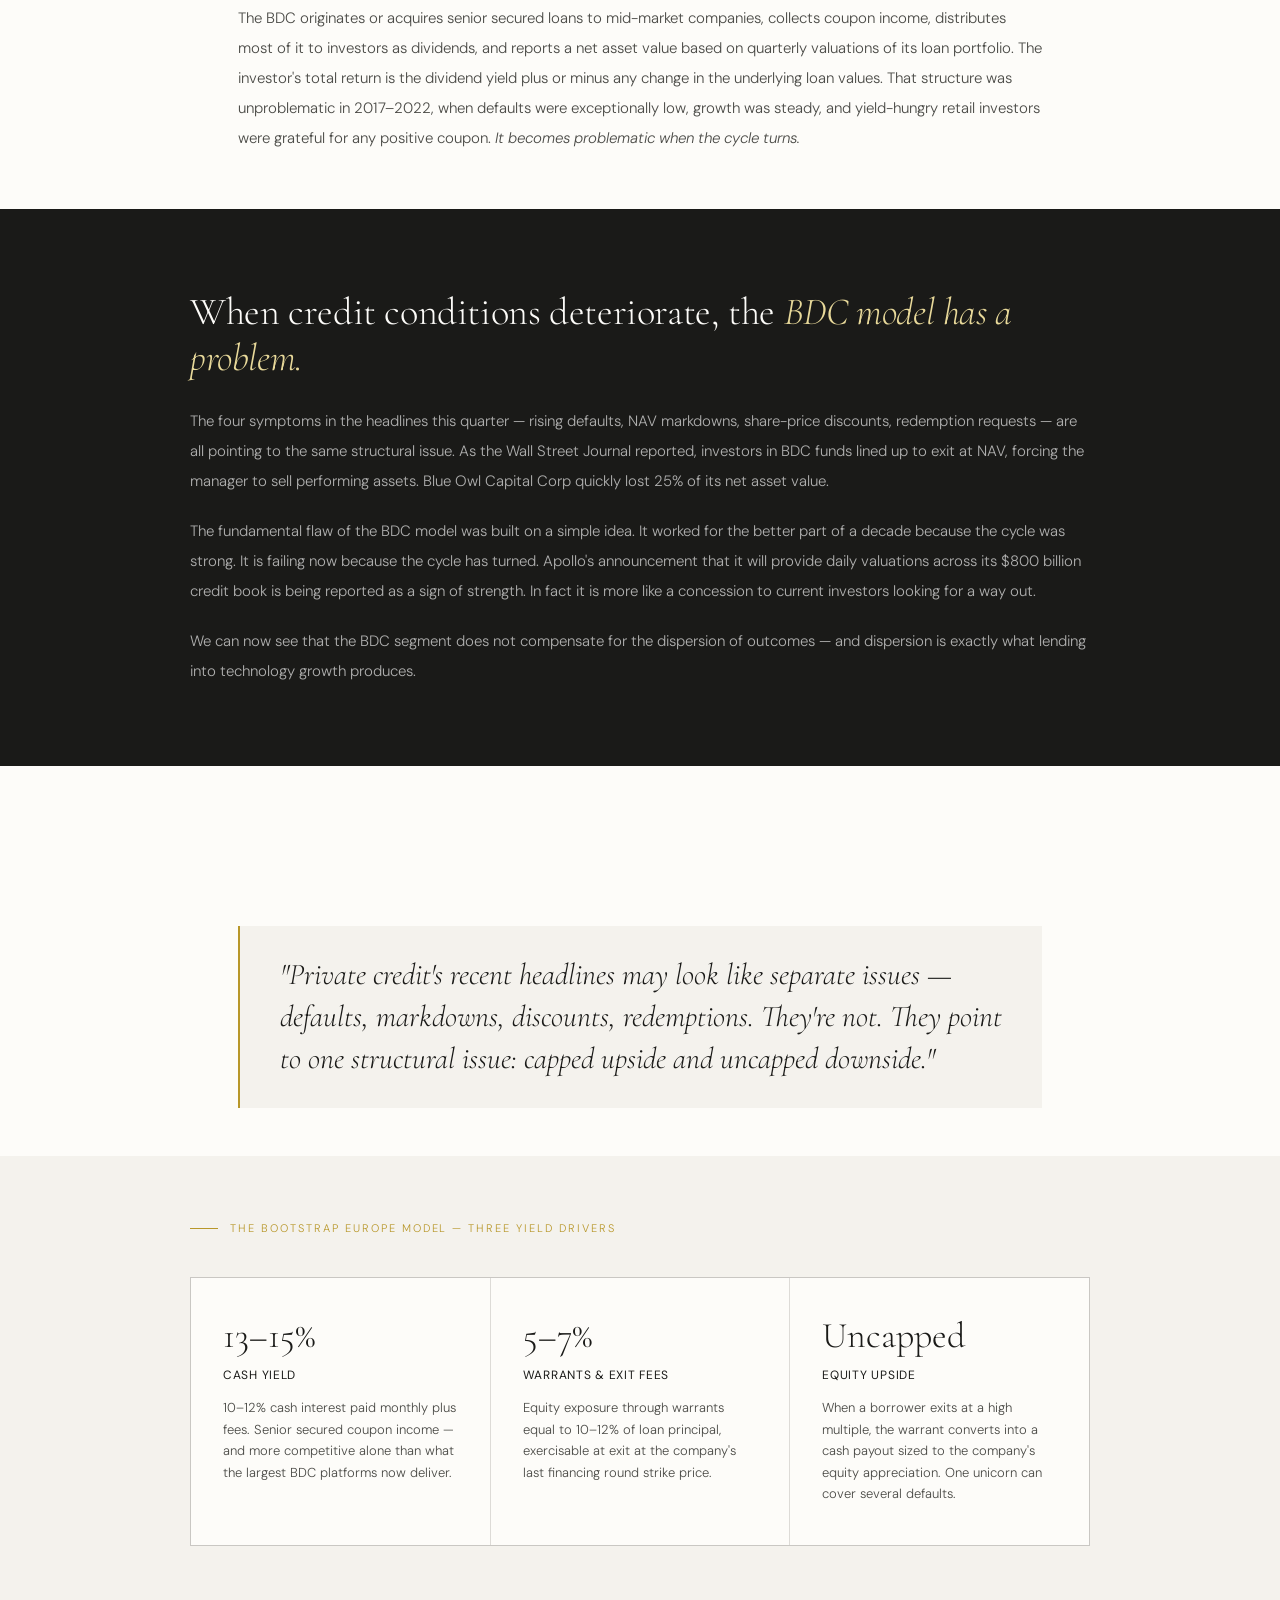
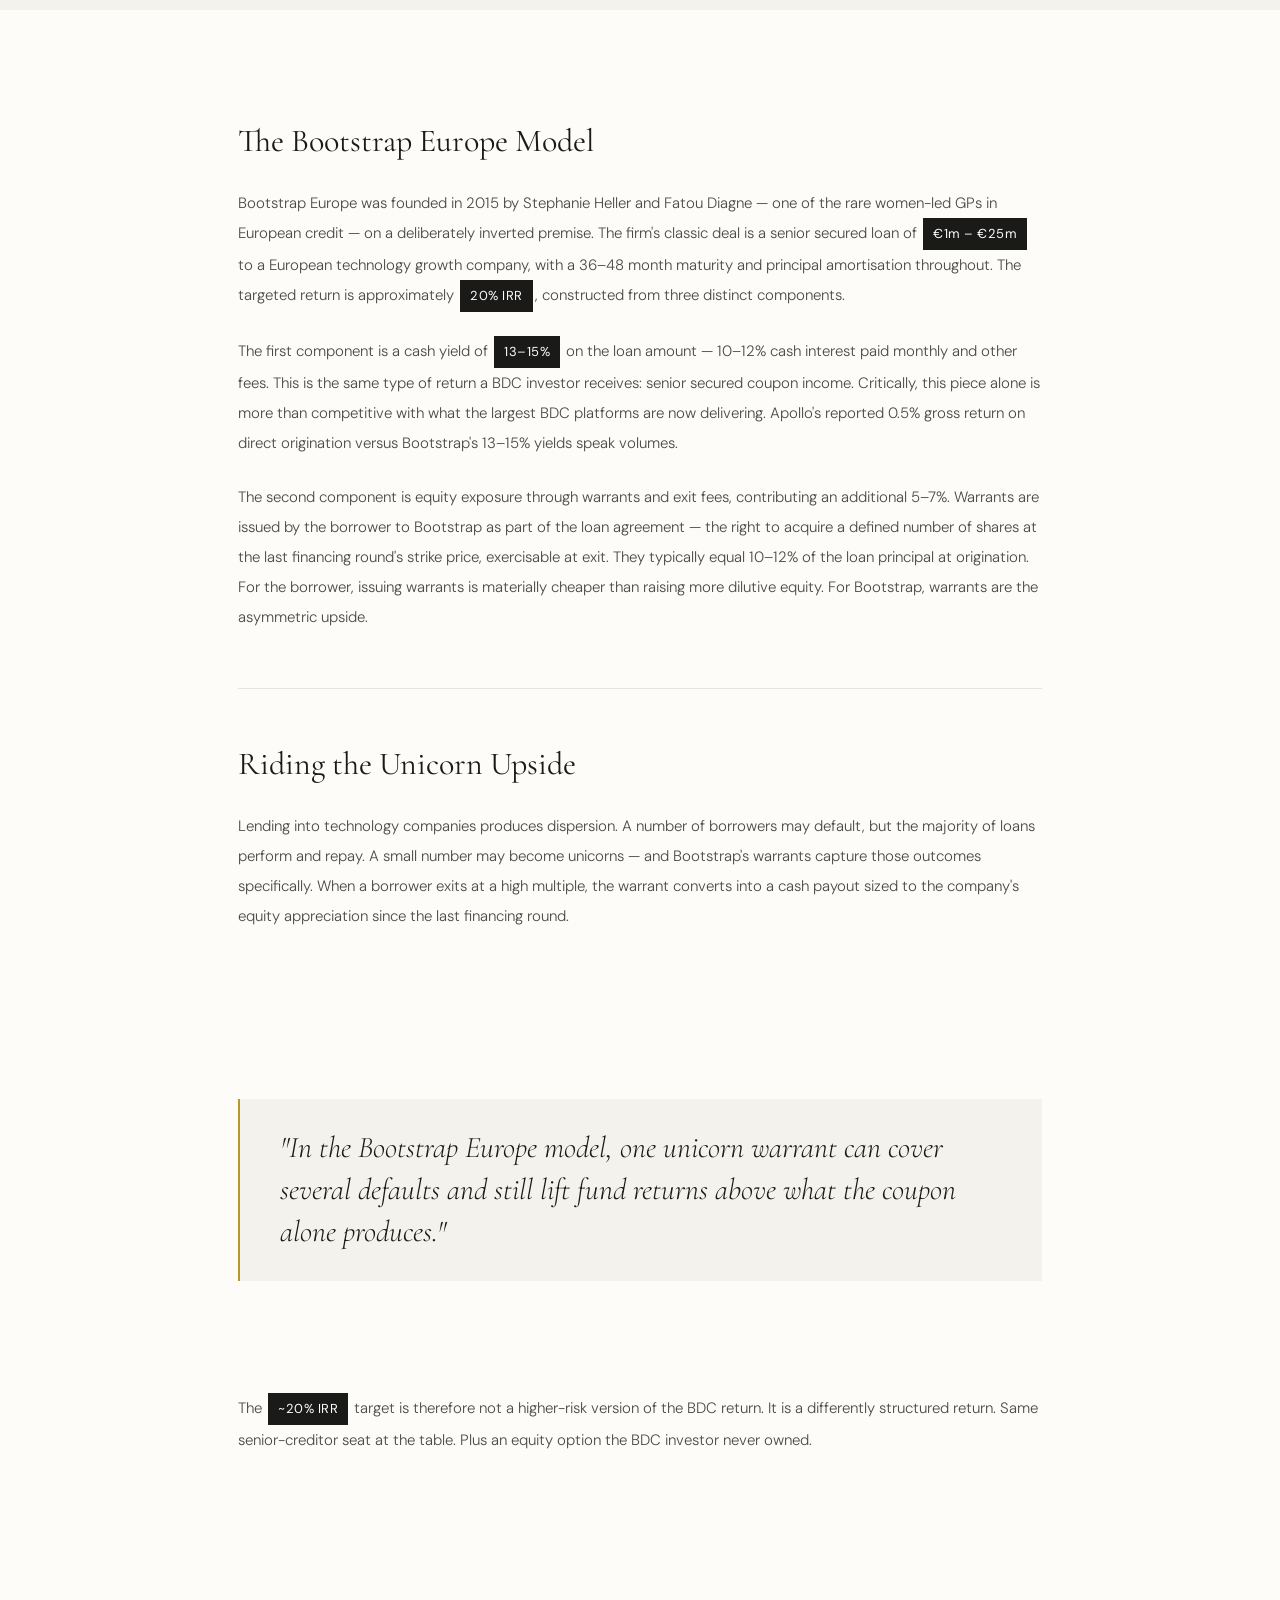
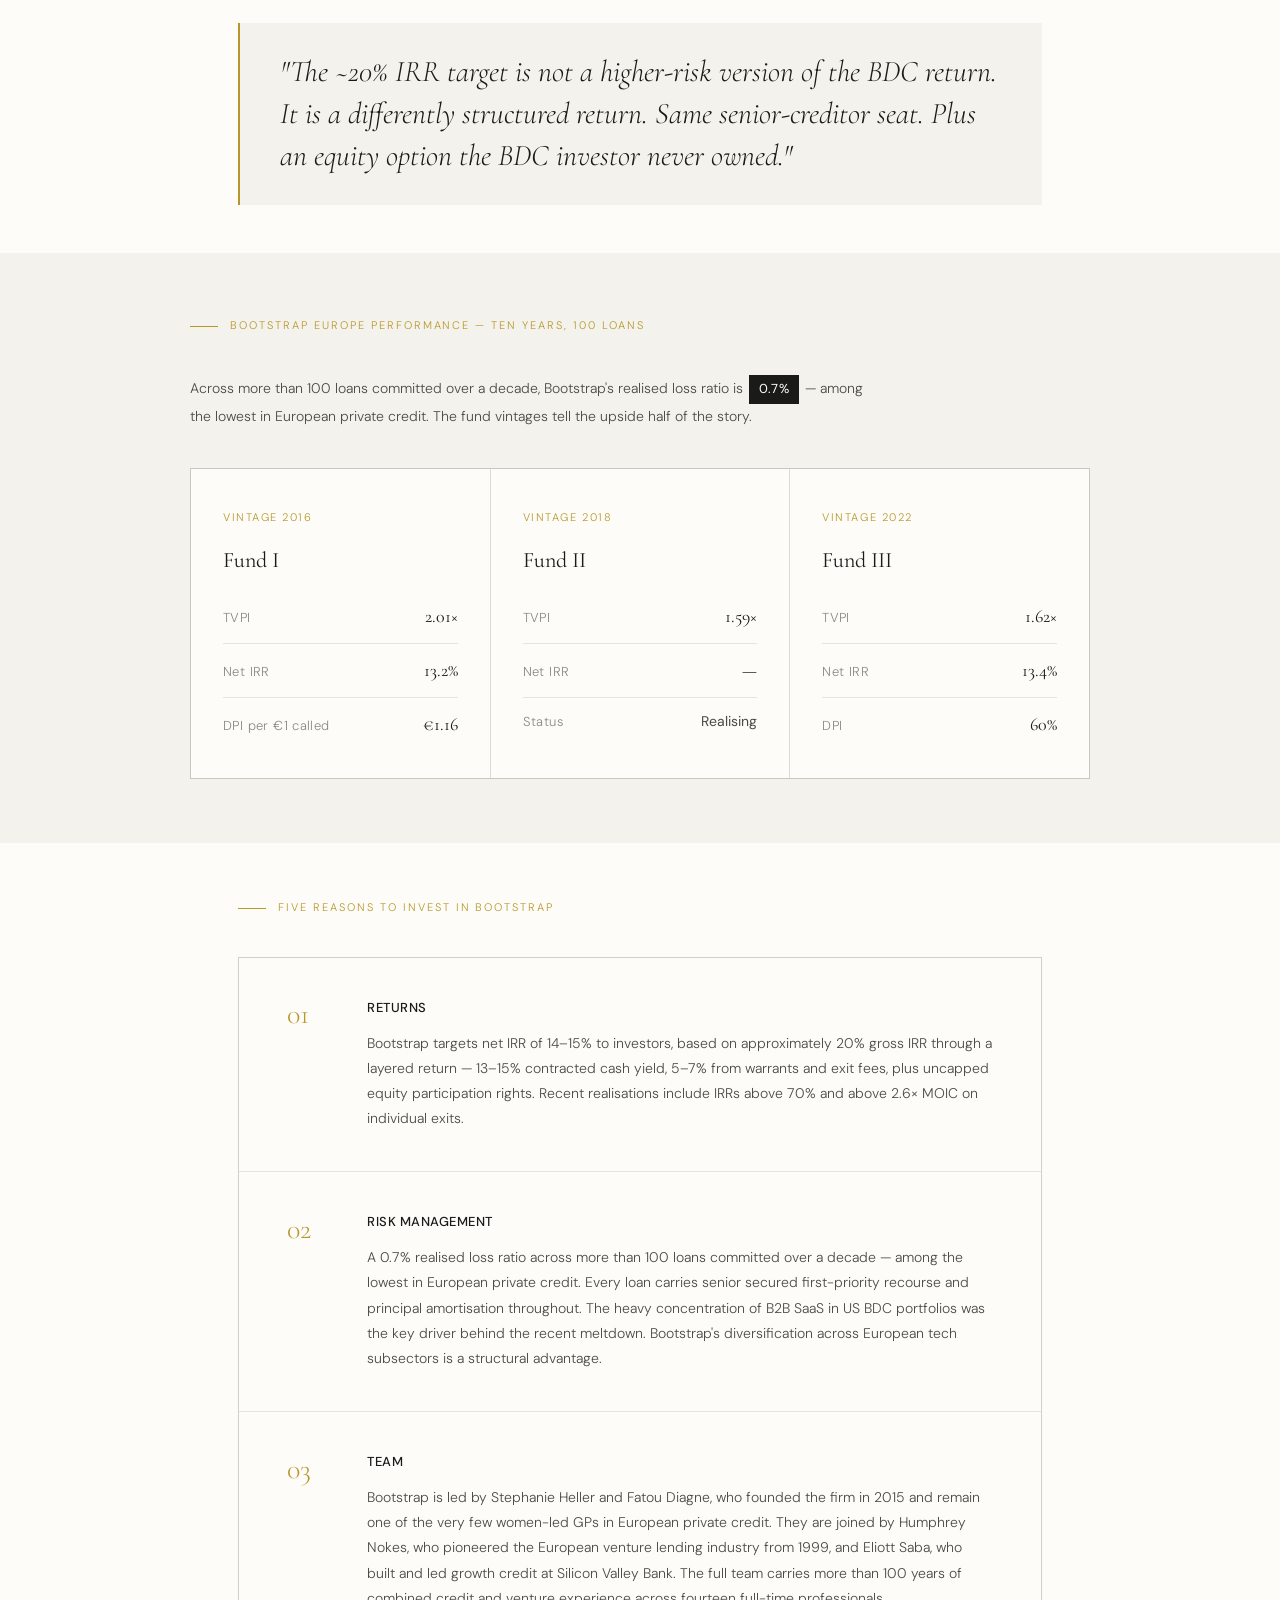
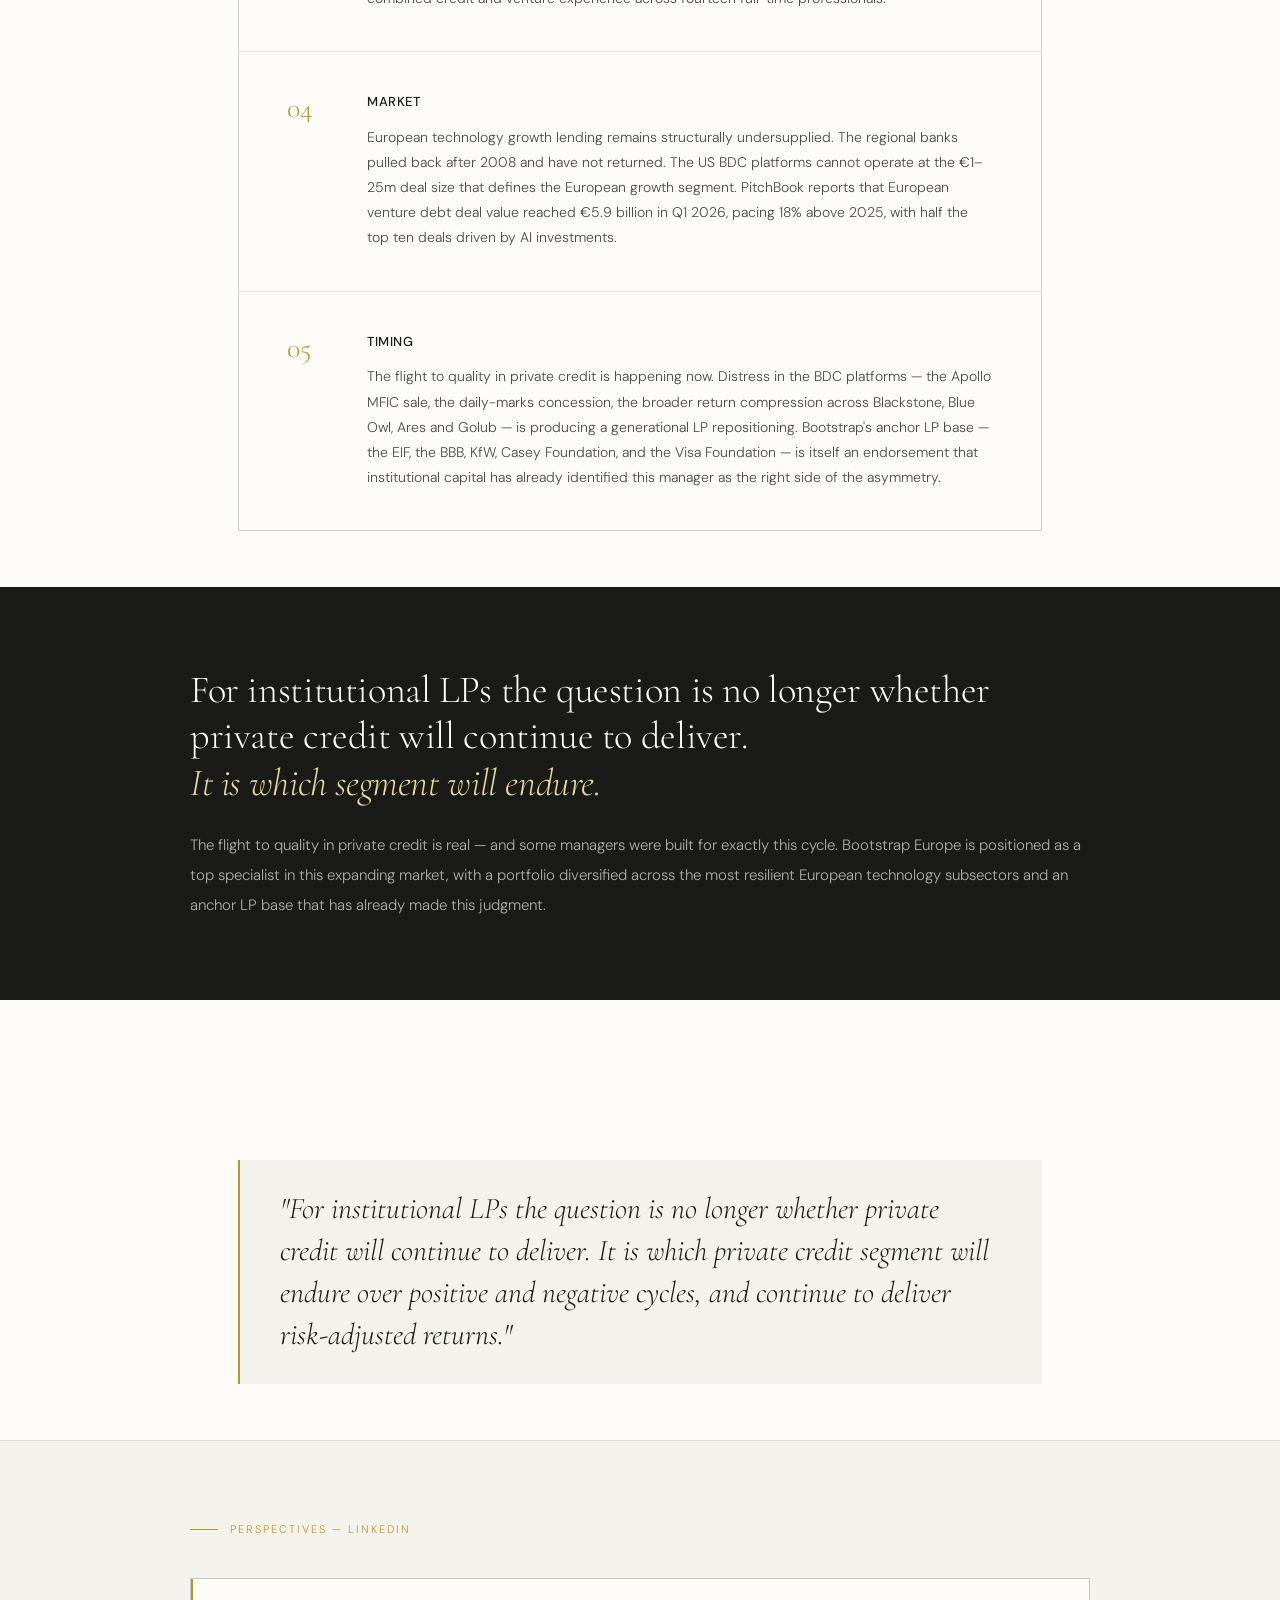
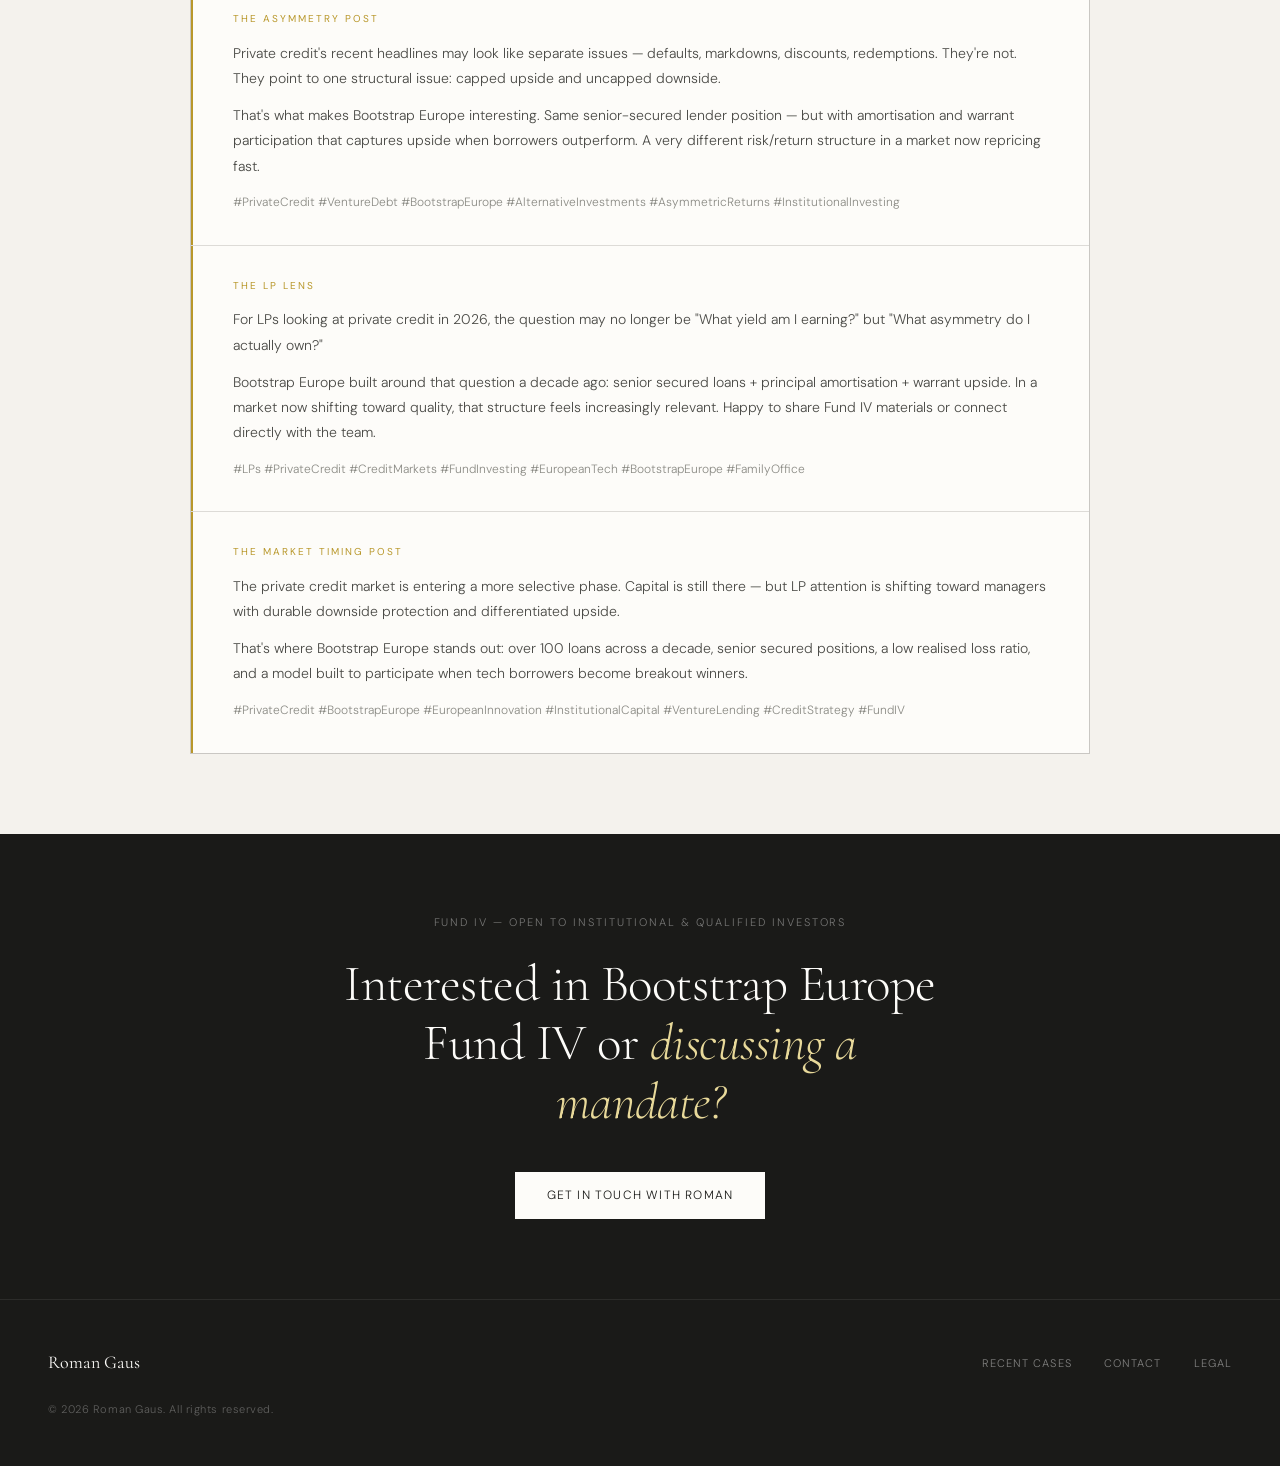
<file: bootstrap-europe.html>
<!DOCTYPE html>
<html lang="en">
<head>
<meta charset="UTF-8" />
<meta name="viewport" content="width=device-width, initial-scale=1.0" />
<title>Asymmetric By Design — Roman Gaus</title>
<link rel="preconnect" href="https://fonts.googleapis.com" />
<link rel="preconnect" href="https://fonts.gstatic.com" crossorigin />
<link href="https://fonts.googleapis.com/css2?family=Cormorant+Garamond:ital,wght@0,300;0,400;0,500;1,300;1,400&family=DM+Sans:wght@300;400;500&display=swap" rel="stylesheet" />
<style>
  *, *::before, *::after { box-sizing: border-box; margin: 0; padding: 0; }

  :root {
    --ink: #1a1a18;
    --ink-muted: #4a4a46;
    --ink-faint: #8a8a84;
    --surface: #f4f2ed;
    --white: #fdfcf9;
    --rule: rgba(26,26,24,0.10);
    --gold: #b8972a;
    --gold-light: #e8d99a;
  }

  html { scroll-behavior: smooth; }

  body {
    font-family: 'DM Sans', sans-serif;
    background: var(--white);
    color: var(--ink);
    font-weight: 300;
    line-height: 1.6;
    font-size: 15px;
  }

  a { color: inherit; text-decoration: none; }

  /* ── NAV ── */
  nav {
    position: sticky;
    top: 0;
    z-index: 100;
    background: var(--white);
    border-bottom: 1px solid var(--rule);
    padding: 0 3rem;
    display: flex;
    align-items: center;
    justify-content: space-between;
    height: 64px;
  }

  .nav-name {
    font-family: 'Cormorant Garamond', serif;
    font-size: 18px;
    font-weight: 400;
    color: var(--ink);
    text-decoration: none;
    letter-spacing: 0.01em;
  }

  .nav-links {
    display: flex;
    list-style: none;
    gap: 2rem;
  }

  .nav-links a {
    font-size: 11px;
    letter-spacing: 0.1em;
    text-transform: uppercase;
    color: var(--ink-muted);
    text-decoration: none;
    transition: color 0.2s;
  }

  .nav-links a:hover { color: var(--ink); }

  .nav-right {
    display: flex;
    align-items: center;
    gap: 1.5rem;
  }

  .nav-legal {
    font-size: 11px;
    letter-spacing: 0.08em;
    color: var(--ink-faint);
    text-decoration: none;
    transition: color 0.2s;
  }

  .nav-legal:hover { color: var(--ink-muted); }

  .nav-cta {
    font-size: 12px;
    letter-spacing: 0.1em;
    text-transform: uppercase;
    font-weight: 300;
    border: 1px solid var(--ink);
    padding: 8px 20px;
    background: transparent;
    color: var(--ink);
    font-family: 'DM Sans', sans-serif;
    transition: all 0.2s;
    text-decoration: none;
  }

  .nav-cta:hover { background: var(--ink); color: var(--white); }

  /* ── ARTICLE HEADER ── */
  .article-header {
    background: var(--white);
    border-bottom: 1px solid var(--rule);
    padding: 6rem 3rem 5rem;
    max-width: 900px;
    margin: 0 auto;
  }

  .article-eyebrow {
    font-size: 11px;
    letter-spacing: 0.18em;
    text-transform: uppercase;
    color: var(--gold);
    margin-bottom: 1.5rem;
    display: flex;
    align-items: center;
    gap: 0.75rem;
  }

  .article-eyebrow::before {
    content: '';
    display: block;
    width: 28px;
    height: 1px;
    background: var(--gold);
    flex-shrink: 0;
  }

  .article-title {
    font-family: 'Cormorant Garamond', serif;
    font-size: clamp(42px, 5.5vw, 72px);
    font-weight: 300;
    line-height: 1.05;
    color: var(--ink);
    letter-spacing: -0.02em;
    margin-bottom: 1.5rem;
  }

  .article-subtitle {
    font-size: 18px;
    color: var(--ink-muted);
    line-height: 1.6;
    font-weight: 300;
    max-width: 680px;
    margin-bottom: 2rem;
  }

  .article-byline {
    font-size: 12px;
    letter-spacing: 0.08em;
    text-transform: uppercase;
    color: var(--ink-faint);
    padding-top: 1.5rem;
    border-top: 1px solid var(--rule);
    display: flex;
    align-items: center;
    gap: 0.5rem;
  }

  .article-byline span { color: var(--rule); }

  /* ── WEBINAR ALERT ── */
  .webinar-alert {
    max-width: 900px;
    margin: 0 auto;
    padding: 0 3rem;
  }

  .alert-box {
    border-left: 2px solid var(--gold);
    background: #faf8f3;
    padding: 1.5rem 2rem;
    margin-top: 2.5rem;
    display: flex;
    flex-direction: column;
    gap: 0.5rem;
  }

  .alert-label {
    font-size: 10px;
    letter-spacing: 0.2em;
    text-transform: uppercase;
    color: var(--gold);
    font-weight: 400;
  }

  .alert-text {
    font-size: 14px;
    color: var(--ink-muted);
    line-height: 1.7;
  }

  .alert-text a {
    color: var(--gold);
    text-decoration: underline;
    text-underline-offset: 2px;
  }

  /* ── ARTICLE BODY ── */
  .article-body {
    max-width: 900px;
    margin: 0 auto;
    padding: 4rem 3rem 0;
  }

  .article-section {
    margin-bottom: 3.5rem;
  }

  .article-section + .article-section {
    padding-top: 3.5rem;
    border-top: 1px solid var(--rule);
  }

  .section-heading {
    font-family: 'Cormorant Garamond', serif;
    font-size: clamp(24px, 2.5vw, 34px);
    font-weight: 400;
    line-height: 1.2;
    color: var(--ink);
    margin-bottom: 1.75rem;
  }

  .article-body p {
    font-size: 15px;
    color: var(--ink-muted);
    line-height: 2.0;
    font-weight: 300;
    margin-bottom: 1.5rem;
  }

  .article-body p:last-child { margin-bottom: 0; }

  /* ── PULL QUOTES ── */
  .pull-quote {
    border-left: 2px solid var(--gold);
    margin: 3rem 0;
    padding: 1.75rem 2.5rem;
    background: var(--surface);
  }

  .pull-quote p {
    font-family: 'Cormorant Garamond', serif;
    font-size: clamp(22px, 2.5vw, 30px);
    font-style: italic;
    font-weight: 300;
    line-height: 1.4;
    color: var(--ink);
    margin: 0;
  }

  /* ── DARK INSIGHT BANDS ── */
  .insight-band {
    background: var(--ink);
    padding: 5rem 3rem;
    margin: 3rem 0;
  }

  .insight-band-inner {
    max-width: 900px;
    margin: 0 auto;
  }

  .insight-band p {
    font-size: 15px;
    color: rgba(255,255,255,0.65);
    line-height: 2.0;
    font-weight: 300;
    margin-bottom: 1.25rem;
  }

  .insight-band p:last-child { margin-bottom: 0; }

  .insight-band .insight-headline {
    font-family: 'Cormorant Garamond', serif;
    font-size: clamp(26px, 3vw, 40px);
    font-weight: 300;
    color: var(--white);
    line-height: 1.2;
    margin-bottom: 1.5rem;
    letter-spacing: -0.01em;
  }

  .insight-band em {
    font-style: italic;
    color: var(--gold-light);
  }

  /* ── DATA CALLOUTS (inline) ── */
  .data-callout {
    display: inline-block;
    background: var(--ink);
    color: var(--white);
    font-size: 13px;
    font-weight: 400;
    letter-spacing: 0.04em;
    padding: 3px 10px;
    margin: 0 2px;
    vertical-align: baseline;
  }

  /* ── RETURN COMPONENTS (3 cards) ── */
  .return-components {
    background: var(--surface);
    padding: 4rem 3rem;
    margin: 3rem 0;
  }

  .return-components-inner {
    max-width: 900px;
    margin: 0 auto;
  }

  .return-label {
    font-size: 11px;
    letter-spacing: 0.18em;
    text-transform: uppercase;
    color: var(--gold);
    margin-bottom: 2.5rem;
    display: flex;
    align-items: center;
    gap: 0.75rem;
  }

  .return-label::before {
    content: '';
    display: block;
    width: 28px;
    height: 1px;
    background: var(--gold);
    flex-shrink: 0;
  }

  .return-grid {
    display: grid;
    grid-template-columns: 1fr 1fr 1fr;
    gap: 1px;
    background: var(--rule);
    border: 1px solid var(--rule);
  }

  .return-item {
    background: var(--white);
    padding: 2.5rem 2rem;
  }

  .return-value {
    font-family: 'Cormorant Garamond', serif;
    font-size: 36px;
    font-weight: 300;
    color: var(--ink);
    line-height: 1;
    margin-bottom: 0.75rem;
  }

  .return-name {
    font-size: 12px;
    letter-spacing: 0.06em;
    text-transform: uppercase;
    color: var(--ink);
    font-weight: 400;
    margin-bottom: 0.75rem;
  }

  .return-desc {
    font-size: 13px;
    color: var(--ink-muted);
    line-height: 1.65;
    font-weight: 300;
  }

  /* ── FUND PERFORMANCE CARDS ── */
  .performance-section {
    background: var(--surface);
    padding: 4rem 3rem;
    margin: 3rem 0;
  }

  .performance-inner {
    max-width: 900px;
    margin: 0 auto;
  }

  .performance-grid {
    display: grid;
    grid-template-columns: repeat(3, 1fr);
    gap: 1px;
    background: var(--rule);
    border: 1px solid var(--rule);
    margin-top: 2.5rem;
  }

  .perf-card {
    background: var(--white);
    padding: 2.5rem 2rem;
  }

  .perf-vintage {
    font-size: 11px;
    letter-spacing: 0.14em;
    text-transform: uppercase;
    color: var(--gold);
    margin-bottom: 1rem;
  }

  .perf-fund {
    font-family: 'Cormorant Garamond', serif;
    font-size: 22px;
    font-weight: 400;
    color: var(--ink);
    margin-bottom: 1.5rem;
  }

  .perf-stats {
    list-style: none;
    display: flex;
    flex-direction: column;
    gap: 0.75rem;
  }

  .perf-stats li {
    display: flex;
    justify-content: space-between;
    align-items: baseline;
    border-bottom: 1px solid var(--rule);
    padding-bottom: 0.75rem;
    font-size: 13px;
  }

  .perf-stats li:last-child { border-bottom: none; padding-bottom: 0; }

  .perf-stat-label {
    color: var(--ink-faint);
    font-weight: 300;
    letter-spacing: 0.03em;
  }

  .perf-stat-value {
    font-family: 'Cormorant Garamond', serif;
    font-size: 18px;
    font-weight: 400;
    color: var(--ink);
  }

  /* ── 5 REASONS ── */
  .reasons-section {
    max-width: 900px;
    margin: 0 auto;
    padding: 0 3rem;
  }

  .reasons-list {
    display: flex;
    flex-direction: column;
    gap: 1px;
    background: var(--rule);
    border: 1px solid var(--rule);
    margin-top: 2rem;
  }

  .reason-item {
    background: var(--white);
    padding: 2.5rem 3rem;
    display: grid;
    grid-template-columns: 3rem 1fr;
    gap: 2rem;
    align-items: start;
  }

  .reason-num {
    font-family: 'Cormorant Garamond', serif;
    font-size: 28px;
    font-weight: 300;
    color: var(--gold);
    line-height: 1;
    padding-top: 0.15rem;
  }

  .reason-content { flex: 1; }

  .reason-title {
    font-size: 13px;
    letter-spacing: 0.04em;
    font-weight: 500;
    color: var(--ink);
    text-transform: uppercase;
    margin-bottom: 0.75rem;
  }

  .reason-body {
    font-size: 14px;
    color: var(--ink-muted);
    line-height: 1.8;
    font-weight: 300;
  }

  /* ── SOCIAL POSTS ── */
  .social-section {
    background: var(--surface);
    padding: 5rem 3rem;
    margin-top: 3rem;
    border-top: 1px solid var(--rule);
  }

  .social-inner {
    max-width: 900px;
    margin: 0 auto;
  }

  .social-label {
    font-size: 11px;
    letter-spacing: 0.18em;
    text-transform: uppercase;
    color: var(--gold);
    margin-bottom: 2.5rem;
    display: flex;
    align-items: center;
    gap: 0.75rem;
  }

  .social-label::before {
    content: '';
    display: block;
    width: 28px;
    height: 1px;
    background: var(--gold);
    flex-shrink: 0;
  }

  .social-grid {
    display: flex;
    flex-direction: column;
    gap: 1px;
    background: var(--rule);
    border: 1px solid var(--rule);
  }

  .social-post {
    background: var(--white);
    border-left: 2px solid var(--gold);
    padding: 2rem 2.5rem;
  }

  .social-post-label {
    font-size: 10px;
    letter-spacing: 0.2em;
    text-transform: uppercase;
    color: var(--gold);
    margin-bottom: 0.85rem;
    font-weight: 400;
  }

  .social-post p {
    font-size: 14px;
    color: var(--ink-muted);
    line-height: 1.8;
    font-weight: 300;
    margin-bottom: 0.75rem;
  }

  .social-post p:last-of-type { margin-bottom: 0; }

  .social-post .hashtags {
    font-size: 12px;
    color: var(--ink-faint);
    margin-top: 0.85rem;
    line-height: 1.7;
  }

  /* ── FOOTER CTA BAND ── */
  .footer-cta {
    background: var(--ink);
    padding: 5rem 3rem;
    text-align: center;
  }

  .footer-cta-label {
    font-size: 11px;
    letter-spacing: 0.18em;
    text-transform: uppercase;
    color: rgba(255,255,255,0.4);
    margin-bottom: 1.5rem;
  }

  .footer-cta h2 {
    font-family: 'Cormorant Garamond', serif;
    font-size: clamp(32px, 4vw, 52px);
    font-weight: 300;
    color: var(--white);
    line-height: 1.15;
    letter-spacing: -0.01em;
    margin-bottom: 2.5rem;
    max-width: 600px;
    margin-left: auto;
    margin-right: auto;
  }

  .footer-cta h2 em {
    font-style: italic;
    color: var(--gold-light);
  }

  .btn-primary {
    display: inline-block;
    background: var(--white);
    color: var(--ink);
    font-size: 12px;
    letter-spacing: 0.1em;
    text-transform: uppercase;
    font-weight: 300;
    padding: 14px 32px;
    text-decoration: none;
    font-family: 'DM Sans', sans-serif;
    transition: opacity 0.2s;
  }

  .btn-primary:hover { opacity: 0.8; }

  /* ── SITE FOOTER ── */
  footer {
    background: var(--ink);
    color: rgba(255,255,255,0.65);
    padding: 3rem;
    display: flex;
    align-items: center;
    justify-content: space-between;
    flex-wrap: wrap;
    gap: 1.5rem;
    border-top: 1px solid rgba(255,255,255,0.08);
  }

  .footer-name {
    font-family: 'Cormorant Garamond', serif;
    font-size: 18px;
    font-weight: 400;
    color: var(--white);
    text-decoration: none;
  }

  .footer-links {
    display: flex;
    gap: 2rem;
    list-style: none;
  }

  .footer-links a {
    font-size: 11px;
    letter-spacing: 0.1em;
    text-transform: uppercase;
    color: rgba(255,255,255,0.45);
    text-decoration: none;
    transition: color 0.2s;
  }

  .footer-links a:hover { color: rgba(255,255,255,0.8); }

  .footer-copy {
    font-size: 11px;
    color: rgba(255,255,255,0.3);
    letter-spacing: 0.05em;
    width: 100%;
  }

  /* ── RESPONSIVE ── */
  @media (max-width: 768px) {
    nav { padding: 0 1.5rem; }
    .nav-links { display: none; }
    .article-header { padding: 4rem 1.5rem 3rem; }
    .webinar-alert { padding: 0 1.5rem; }
    .article-body { padding: 3rem 1.5rem 0; }
    .return-components, .performance-section, .social-section { padding: 3rem 1.5rem; }
    .return-grid, .performance-grid { grid-template-columns: 1fr; }
    .insight-band { padding: 3.5rem 1.5rem; }
    .reasons-section { padding: 0 1.5rem; }
    .reason-item { padding: 2rem 1.5rem; grid-template-columns: 2.5rem 1fr; gap: 1rem; }
    .footer-cta { padding: 4rem 1.5rem; }
    footer { padding: 2.5rem 1.5rem; }
    .pull-quote { padding: 1.25rem 1.5rem; margin: 2rem 0; }
  }
</style>
</head>
<body>

<nav>
  <a class="nav-name" href="index.html">Roman Gaus</a>
  <ul class="nav-links">
    <li><a href="index.html#services">Services</a></li>
    <li><a href="index.html#process">How I Work</a></li>
    <li><a href="index.html#track">Track Record</a></li>
    <li><a href="index.html#model">Engagement Model</a></li>
    <li><a href="index.html#about">About</a></li>
    <li><a href="recent-cases.html">Recent Cases</a></li>
  </ul>
  <div class="nav-right">
    <a class="nav-legal" href="regulatory-disclaimer.html">Legal</a>
    <a class="nav-cta" href="index.html#contact">Start a conversation</a>
  </div>
</nav>

<!-- ARTICLE HEADER -->
<header class="article-header">
  <div class="article-eyebrow">Private Credit &middot; Case</div>
  <h1 class="article-title">Asymmetric<br>By Design</h1>
  <p class="article-subtitle">How Bootstrap built senior-secured credit with capped downside and unlimited upside — a decade before the Private Credit BDC model broke.</p>
  <div class="article-byline">
    Roman Gaus <span>·</span> June 2026 <span>·</span> Private Credit
  </div>
</header>

<!-- WEBINAR ALERT -->
<div class="webinar-alert">
  <div class="alert-box">
    <div class="alert-label">Upcoming Webinar</div>
    <p class="alert-text">Bootstrap Europe's Q2 webinar — <em>"Making a 10x and 3x on a credit fund while being a senior secured creditor"</em> — takes place on <strong>Thursday, 4 June 2026 at 15:00 CET</strong>, hosted by Managing Partners Stephanie Heller and Fatou Diagne. <a href="https://luma.com/ce5dwk9j?tk=RXUDXb" target="_blank" rel="noopener">[Register here]</a></p>
  </div>
</div>

<!-- ARTICLE BODY -->
<article>

  <!-- Section: BDC Model -->
  <div class="article-body">
    <div class="article-section">
      <h2 class="section-heading">The Private Credit Blues Has Arrived</h2>
      <p>Apollo Global Management has recently been in talks to sell its $3 billion publicly listed business development company. Defaults inside that fund doubled in a single quarter, to 5.3%. The firm's direct origination gross returns have collapsed from 2.6% a year ago to 0.5%. Its private BDC was faced with redemption requests for 11% of its shares.</p>
      <p>From the onset, the recent headwinds in the private credit space may just be temporary. But I believe they point to structural issues with the business development company model. Understanding what a BDC is — and how it generates returns — is the starting point for understanding why the market reacted so heavily.</p>
    </div>

    <div class="article-section">
      <h2 class="section-heading">BDC: Making Loans to Private Companies</h2>
      <p>A business development company, or BDC, is a US regulatory structure created in 1980 to channel investment into small and mid-sized companies. Like a REIT, a BDC is an investment vehicle where investors can participate in private markets. In practice, that has made the BDC the dominant US vehicle for direct lending — senior secured loans to middle-market companies that traditional banks have stepped back from financing.</p>
      <p>The BDC market has grown enormously over the last fifteen years — from a modest niche in the wake of the 2008 financial crisis into one of the central channels of US middle-market credit, with assets under management now in the several hundred billion dollars across listed and private vehicles. Two forces drove the growth: the post-financial crisis retreat of regional banks from middle-market lending, and the appetite of retail and high-net-worth investors for yield through the long zero-interest rate era.</p>
      <p>The BDC originates or acquires senior secured loans to mid-market companies, collects coupon income, distributes most of it to investors as dividends, and reports a net asset value based on quarterly valuations of its loan portfolio. The investor's total return is the dividend yield plus or minus any change in the underlying loan values. That structure was unproblematic in 2017–2022, when defaults were exceptionally low, growth was steady, and yield-hungry retail investors were grateful for any positive coupon. <em>It becomes problematic when the cycle turns.</em></p>
    </div>
  </div>

  <!-- DARK INSIGHT BAND -->
  <div class="insight-band">
    <div class="insight-band-inner">
      <p class="insight-headline">When credit conditions deteriorate, the <em>BDC model has a problem.</em></p>
      <p>The four symptoms in the headlines this quarter — rising defaults, NAV markdowns, share-price discounts, redemption requests — are all pointing to the same structural issue. As the Wall Street Journal reported, investors in BDC funds lined up to exit at NAV, forcing the manager to sell performing assets. Blue Owl Capital Corp quickly lost 25% of its net asset value.</p>
      <p>The fundamental flaw of the BDC model was built on a simple idea. It worked for the better part of a decade because the cycle was strong. It is failing now because the cycle has turned. Apollo's announcement that it will provide daily valuations across its $800 billion credit book is being reported as a sign of strength. In fact it is more like a concession to current investors looking for a way out.</p>
      <p>We can now see that the BDC segment does not compensate for the dispersion of outcomes — and dispersion is exactly what lending into technology growth produces.</p>
    </div>
  </div>

  <!-- PULL QUOTE 1 -->
  <div class="article-body">
    <div class="pull-quote">
      <p>"Private credit's recent headlines may look like separate issues — defaults, markdowns, discounts, redemptions. They're not. They point to one structural issue: capped upside and uncapped downside."</p>
    </div>
  </div>

  <!-- RETURN COMPONENTS -->
  <div class="return-components">
    <div class="return-components-inner">
      <div class="return-label">The Bootstrap Europe Model — Three Yield Drivers</div>
      <div class="return-grid">
        <div class="return-item">
          <div class="return-value">13–15%</div>
          <div class="return-name">Cash Yield</div>
          <p class="return-desc">10–12% cash interest paid monthly plus fees. Senior secured coupon income — and more competitive alone than what the largest BDC platforms now deliver.</p>
        </div>
        <div class="return-item">
          <div class="return-value">5–7%</div>
          <div class="return-name">Warrants &amp; Exit Fees</div>
          <p class="return-desc">Equity exposure through warrants equal to 10–12% of loan principal, exercisable at exit at the company's last financing round strike price.</p>
        </div>
        <div class="return-item">
          <div class="return-value">Uncapped</div>
          <div class="return-name">Equity Upside</div>
          <p class="return-desc">When a borrower exits at a high multiple, the warrant converts into a cash payout sized to the company's equity appreciation. One unicorn can cover several defaults.</p>
        </div>
      </div>
    </div>
  </div>

  <!-- Section: Bootstrap model -->
  <div class="article-body">
    <div class="article-section">
      <h2 class="section-heading">The Bootstrap Europe Model</h2>
      <p>Bootstrap Europe was founded in 2015 by Stephanie Heller and Fatou Diagne — one of the rare women-led GPs in European credit — on a deliberately inverted premise. The firm's classic deal is a senior secured loan of <span class="data-callout">€1m – €25m</span> to a European technology growth company, with a 36–48 month maturity and principal amortisation throughout. The targeted return is approximately <span class="data-callout">20% IRR</span>, constructed from three distinct components.</p>
      <p>The first component is a cash yield of <span class="data-callout">13–15%</span> on the loan amount — 10–12% cash interest paid monthly and other fees. This is the same type of return a BDC investor receives: senior secured coupon income. Critically, this piece alone is more than competitive with what the largest BDC platforms are now delivering. Apollo's reported 0.5% gross return on direct origination versus Bootstrap's 13–15% yields speak volumes.</p>
      <p>The second component is equity exposure through warrants and exit fees, contributing an additional 5–7%. Warrants are issued by the borrower to Bootstrap as part of the loan agreement — the right to acquire a defined number of shares at the last financing round's strike price, exercisable at exit. They typically equal 10–12% of the loan principal at origination. For the borrower, issuing warrants is materially cheaper than raising more dilutive equity. For Bootstrap, warrants are the asymmetric upside.</p>
    </div>

    <div class="article-section">
      <h2 class="section-heading">Riding the Unicorn Upside</h2>
      <p>Lending into technology companies produces dispersion. A number of borrowers may default, but the majority of loans perform and repay. A small number may become unicorns — and Bootstrap's warrants capture those outcomes specifically. When a borrower exits at a high multiple, the warrant converts into a cash payout sized to the company's equity appreciation since the last financing round.</p>
    </div>
  </div>

  <!-- PULL QUOTE 2 -->
  <div class="article-body">
    <div class="pull-quote">
      <p>"In the Bootstrap Europe model, one unicorn warrant can cover several defaults and still lift fund returns above what the coupon alone produces."</p>
    </div>
  </div>

  <div class="article-body">
    <div class="article-section">
      <p>The <span class="data-callout">~20% IRR</span> target is therefore not a higher-risk version of the BDC return. It is a differently structured return. Same senior-creditor seat at the table. Plus an equity option the BDC investor never owned.</p>
    </div>
  </div>

  <!-- PULL QUOTE 3 -->
  <div class="article-body">
    <div class="pull-quote">
      <p>"The ~20% IRR target is not a higher-risk version of the BDC return. It is a differently structured return. Same senior-creditor seat. Plus an equity option the BDC investor never owned."</p>
    </div>
  </div>

  <!-- FUND PERFORMANCE -->
  <div class="performance-section">
    <div class="performance-inner">
      <div class="return-label">Bootstrap Europe Performance — Ten Years, 100 Loans</div>
      <p style="font-size:14px;color:var(--ink-muted);line-height:1.75;max-width:680px;">Across more than 100 loans committed over a decade, Bootstrap's realised loss ratio is <span class="data-callout">0.7%</span> — among the lowest in European private credit. The fund vintages tell the upside half of the story.</p>
      <div class="performance-grid">
        <div class="perf-card">
          <div class="perf-vintage">Vintage 2016</div>
          <div class="perf-fund">Fund I</div>
          <ul class="perf-stats">
            <li><span class="perf-stat-label">TVPI</span><span class="perf-stat-value">2.01×</span></li>
            <li><span class="perf-stat-label">Net IRR</span><span class="perf-stat-value">13.2%</span></li>
            <li><span class="perf-stat-label">DPI per €1 called</span><span class="perf-stat-value">€1.16</span></li>
          </ul>
        </div>
        <div class="perf-card">
          <div class="perf-vintage">Vintage 2018</div>
          <div class="perf-fund">Fund II</div>
          <ul class="perf-stats">
            <li><span class="perf-stat-label">TVPI</span><span class="perf-stat-value">1.59×</span></li>
            <li><span class="perf-stat-label">Net IRR</span><span class="perf-stat-value">—</span></li>
            <li><span class="perf-stat-label">Status</span><span class="perf-stat-value" style="font-size:14px;font-family:'DM Sans',sans-serif;color:var(--ink-muted);">Realising</span></li>
          </ul>
        </div>
        <div class="perf-card">
          <div class="perf-vintage">Vintage 2022</div>
          <div class="perf-fund">Fund III</div>
          <ul class="perf-stats">
            <li><span class="perf-stat-label">TVPI</span><span class="perf-stat-value">1.62×</span></li>
            <li><span class="perf-stat-label">Net IRR</span><span class="perf-stat-value">13.4%</span></li>
            <li><span class="perf-stat-label">DPI</span><span class="perf-stat-value">60%</span></li>
          </ul>
        </div>
      </div>
    </div>
  </div>

  <!-- 5 REASONS -->
  <div class="reasons-section">
    <div class="return-label" style="margin-top:3.5rem;">Five Reasons to Invest in Bootstrap</div>
    <div class="reasons-list">
      <div class="reason-item">
        <div class="reason-num">01</div>
        <div class="reason-content">
          <div class="reason-title">Returns</div>
          <p class="reason-body">Bootstrap targets net IRR of 14–15% to investors, based on approximately 20% gross IRR through a layered return — 13–15% contracted cash yield, 5–7% from warrants and exit fees, plus uncapped equity participation rights. Recent realisations include IRRs above 70% and above 2.6× MOIC on individual exits.</p>
        </div>
      </div>
      <div class="reason-item">
        <div class="reason-num">02</div>
        <div class="reason-content">
          <div class="reason-title">Risk Management</div>
          <p class="reason-body">A 0.7% realised loss ratio across more than 100 loans committed over a decade — among the lowest in European private credit. Every loan carries senior secured first-priority recourse and principal amortisation throughout. The heavy concentration of B2B SaaS in US BDC portfolios was the key driver behind the recent meltdown. Bootstrap's diversification across European tech subsectors is a structural advantage.</p>
        </div>
      </div>
      <div class="reason-item">
        <div class="reason-num">03</div>
        <div class="reason-content">
          <div class="reason-title">Team</div>
          <p class="reason-body">Bootstrap is led by Stephanie Heller and Fatou Diagne, who founded the firm in 2015 and remain one of the very few women-led GPs in European private credit. They are joined by Humphrey Nokes, who pioneered the European venture lending industry from 1999, and Eliott Saba, who built and led growth credit at Silicon Valley Bank. The full team carries more than 100 years of combined credit and venture experience across fourteen full-time professionals.</p>
        </div>
      </div>
      <div class="reason-item">
        <div class="reason-num">04</div>
        <div class="reason-content">
          <div class="reason-title">Market</div>
          <p class="reason-body">European technology growth lending remains structurally undersupplied. The regional banks pulled back after 2008 and have not returned. The US BDC platforms cannot operate at the €1–25m deal size that defines the European growth segment. PitchBook reports that European venture debt deal value reached €5.9 billion in Q1 2026, pacing 18% above 2025, with half the top ten deals driven by AI investments.</p>
        </div>
      </div>
      <div class="reason-item">
        <div class="reason-num">05</div>
        <div class="reason-content">
          <div class="reason-title">Timing</div>
          <p class="reason-body">The flight to quality in private credit is happening now. Distress in the BDC platforms — the Apollo MFIC sale, the daily-marks concession, the broader return compression across Blackstone, Blue Owl, Ares and Golub — is producing a generational LP repositioning. Bootstrap's anchor LP base — the EIF, the BBB, KfW, Casey Foundation, and the Visa Foundation — is itself an endorsement that institutional capital has already identified this manager as the right side of the asymmetry.</p>
        </div>
      </div>
    </div>
  </div>

  <!-- CLOSING DARK BAND -->
  <div class="insight-band" style="margin-top:3.5rem;">
    <div class="insight-band-inner">
      <p class="insight-headline">For institutional LPs the question is no longer whether private credit will continue to deliver.<br><em>It is which segment will endure.</em></p>
      <p>The flight to quality in private credit is real — and some managers were built for exactly this cycle. Bootstrap Europe is positioned as a top specialist in this expanding market, with a portfolio diversified across the most resilient European technology subsectors and an anchor LP base that has already made this judgment.</p>
    </div>
  </div>

  <!-- PULL QUOTE 4 -->
  <div class="article-body" style="margin-bottom:3.5rem;">
    <div class="pull-quote">
      <p>"For institutional LPs the question is no longer whether private credit will continue to deliver. It is which private credit segment will endure over positive and negative cycles, and continue to deliver risk-adjusted returns."</p>
    </div>
  </div>

  <!-- SOCIAL POSTS -->
  <div class="social-section">
    <div class="social-inner">
      <div class="social-label">Perspectives — LinkedIn</div>
      <div class="social-grid">
        <div class="social-post">
          <div class="social-post-label">The Asymmetry Post</div>
          <p>Private credit's recent headlines may look like separate issues — defaults, markdowns, discounts, redemptions. They're not. They point to one structural issue: capped upside and uncapped downside.</p>
          <p>That's what makes Bootstrap Europe interesting. Same senior-secured lender position — but with amortisation and warrant participation that captures upside when borrowers outperform. A very different risk/return structure in a market now repricing fast.</p>
          <p class="hashtags">#PrivateCredit #VentureDebt #BootstrapEurope #AlternativeInvestments #AsymmetricReturns #InstitutionalInvesting</p>
        </div>
        <div class="social-post">
          <div class="social-post-label">The LP Lens</div>
          <p>For LPs looking at private credit in 2026, the question may no longer be "What yield am I earning?" but "What asymmetry do I actually own?"</p>
          <p>Bootstrap Europe built around that question a decade ago: senior secured loans + principal amortisation + warrant upside. In a market now shifting toward quality, that structure feels increasingly relevant. Happy to share Fund IV materials or connect directly with the team.</p>
          <p class="hashtags">#LPs #PrivateCredit #CreditMarkets #FundInvesting #EuropeanTech #BootstrapEurope #FamilyOffice</p>
        </div>
        <div class="social-post">
          <div class="social-post-label">The Market Timing Post</div>
          <p>The private credit market is entering a more selective phase. Capital is still there — but LP attention is shifting toward managers with durable downside protection and differentiated upside.</p>
          <p>That's where Bootstrap Europe stands out: over 100 loans across a decade, senior secured positions, a low realised loss ratio, and a model built to participate when tech borrowers become breakout winners.</p>
          <p class="hashtags">#PrivateCredit #BootstrapEurope #EuropeanInnovation #InstitutionalCapital #VentureLending #CreditStrategy #FundIV</p>
        </div>
      </div>
    </div>
  </div>

</article>

<!-- FOOTER CTA -->
<div class="footer-cta">
  <p class="footer-cta-label">Fund IV — Open to Institutional &amp; Qualified Investors</p>
  <h2>Interested in Bootstrap Europe Fund IV or <em>discussing a mandate?</em></h2>
  <a class="btn-primary" href="index.html#contact">Get in touch with Roman</a>
</div>

<footer>
  <a class="footer-name" href="index.html">Roman Gaus</a>
  <ul class="footer-links">
    <li><a href="recent-cases.html">Recent Cases</a></li>
    <li><a href="index.html#contact">Contact</a></li>
    <li><a href="regulatory-disclaimer.html">Legal</a></li>
  </ul>
  <p class="footer-copy">&copy; 2026 Roman Gaus. All rights reserved.</p>
</footer>

</body>
</html>
</file>
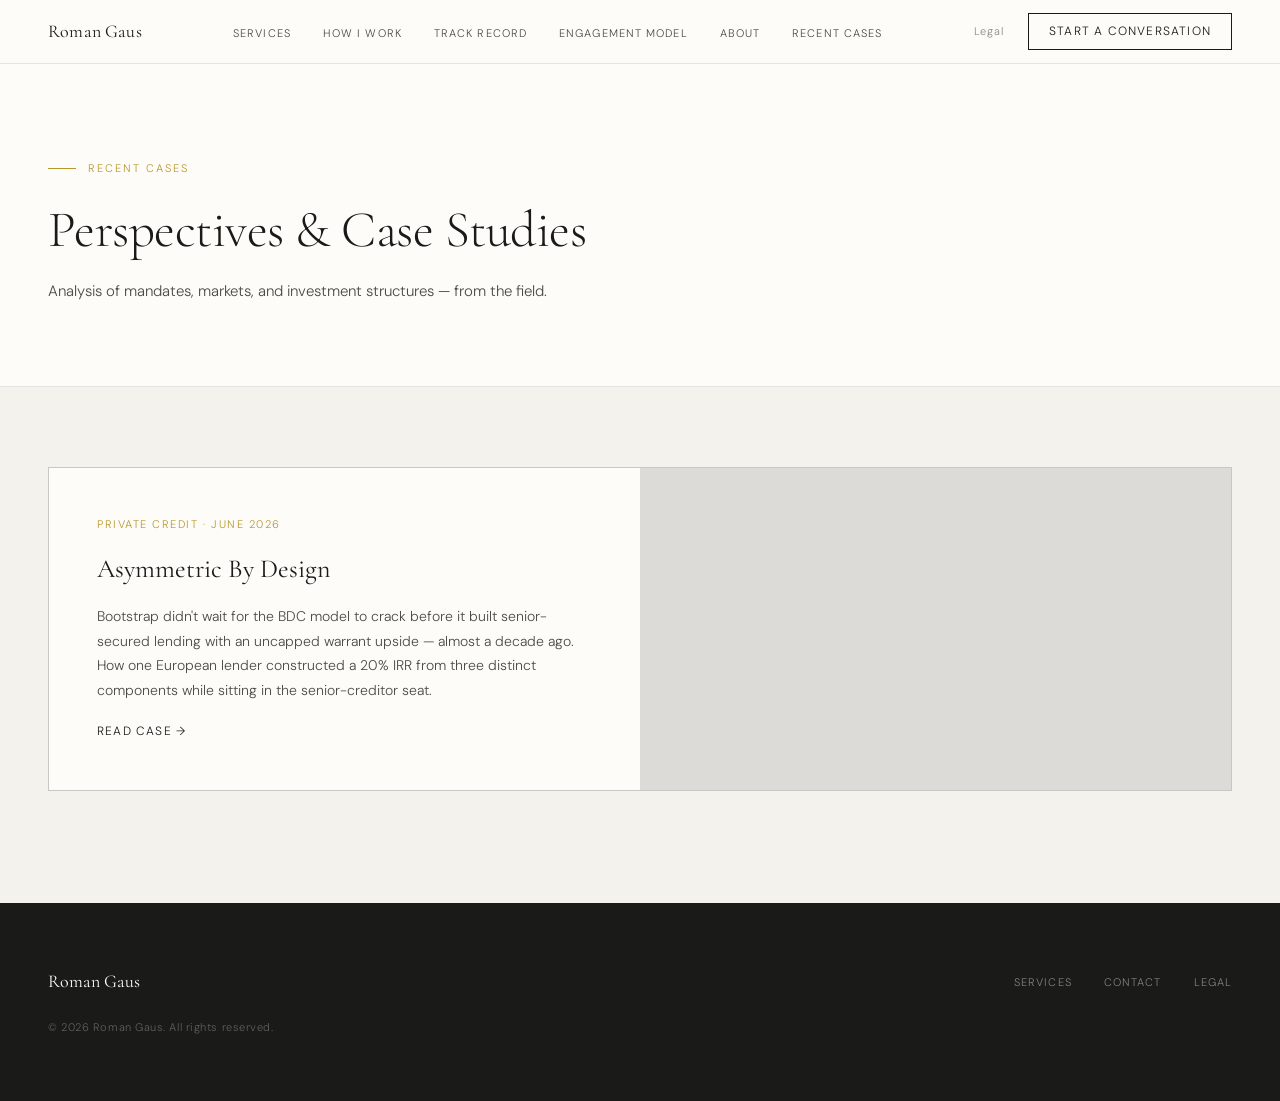
<file: recent-cases.html>
<!DOCTYPE html>
<html lang="en">
<head>
<meta charset="UTF-8" />
<meta name="viewport" content="width=device-width, initial-scale=1.0" />
<title>Recent Cases — Roman Gaus</title>
<link rel="preconnect" href="https://fonts.googleapis.com" />
<link rel="preconnect" href="https://fonts.gstatic.com" crossorigin />
<link href="https://fonts.googleapis.com/css2?family=Cormorant+Garamond:ital,wght@0,300;0,400;0,500;1,300;1,400&family=DM+Sans:wght@300;400;500&display=swap" rel="stylesheet" />
<style>
  *, *::before, *::after { box-sizing: border-box; margin: 0; padding: 0; }

  :root {
    --ink: #1a1a18;
    --ink-muted: #4a4a46;
    --ink-faint: #8a8a84;
    --surface: #f4f2ed;
    --white: #fdfcf9;
    --rule: rgba(26,26,24,0.10);
    --gold: #b8972a;
    --gold-light: #e8d99a;
  }

  html { scroll-behavior: smooth; }

  body {
    font-family: 'DM Sans', sans-serif;
    background: var(--surface);
    color: var(--ink);
    font-weight: 300;
    line-height: 1.6;
    font-size: 15px;
  }

  a { color: inherit; text-decoration: none; }

  /* ── NAV ── */
  nav {
    position: sticky;
    top: 0;
    z-index: 100;
    background: var(--white);
    border-bottom: 1px solid var(--rule);
    padding: 0 3rem;
    display: flex;
    align-items: center;
    justify-content: space-between;
    height: 64px;
  }

  .nav-name {
    font-family: 'Cormorant Garamond', serif;
    font-size: 18px;
    font-weight: 400;
    color: var(--ink);
    text-decoration: none;
    letter-spacing: 0.01em;
  }

  .nav-links {
    display: flex;
    list-style: none;
    gap: 2rem;
  }

  .nav-links a {
    font-size: 11px;
    letter-spacing: 0.1em;
    text-transform: uppercase;
    color: var(--ink-muted);
    text-decoration: none;
    transition: color 0.2s;
  }

  .nav-links a:hover { color: var(--ink); }

  .nav-right {
    display: flex;
    align-items: center;
    gap: 1.5rem;
  }

  .nav-legal {
    font-size: 11px;
    letter-spacing: 0.08em;
    color: var(--ink-faint);
    text-decoration: none;
    transition: color 0.2s;
  }

  .nav-legal:hover { color: var(--ink-muted); }

  .nav-cta {
    font-size: 12px;
    letter-spacing: 0.1em;
    text-transform: uppercase;
    font-weight: 300;
    border: 1px solid var(--ink);
    padding: 8px 20px;
    cursor: pointer;
    background: transparent;
    color: var(--ink);
    font-family: 'DM Sans', sans-serif;
    transition: all 0.2s;
    text-decoration: none;
  }

  .nav-cta:hover { background: var(--ink); color: var(--white); }

  /* ── PAGE HERO ── */
  .page-hero {
    background: var(--white);
    border-bottom: 1px solid var(--rule);
    padding: 6rem 3rem 5rem;
  }

  .page-eyebrow {
    font-size: 11px;
    letter-spacing: 0.18em;
    text-transform: uppercase;
    color: var(--gold);
    margin-bottom: 1.5rem;
    display: flex;
    align-items: center;
    gap: 0.75rem;
  }

  .page-eyebrow::before {
    content: '';
    display: block;
    width: 28px;
    height: 1px;
    background: var(--gold);
    flex-shrink: 0;
  }

  .page-title {
    font-family: 'Cormorant Garamond', serif;
    font-size: clamp(36px, 4vw, 58px);
    font-weight: 300;
    line-height: 1.1;
    color: var(--ink);
    letter-spacing: -0.01em;
    margin-bottom: 1.25rem;
    max-width: 640px;
  }

  .page-intro {
    font-size: 15px;
    color: var(--ink-muted);
    line-height: 1.85;
    font-weight: 300;
    max-width: 560px;
  }

  /* ── CASES GRID ── */
  .cases-section {
    padding: 5rem 3rem 7rem;
  }

  .cases-grid {
    display: grid;
    grid-template-columns: 1fr 1fr;
    gap: 1px;
    background: var(--rule);
    border: 1px solid var(--rule);
  }

  .case-card {
    background: var(--white);
    padding: 3rem;
    display: flex;
    flex-direction: column;
    gap: 1.25rem;
    transition: background 0.2s;
    cursor: pointer;
  }

  .case-card:hover { background: var(--surface); }

  .case-tag {
    font-size: 11px;
    letter-spacing: 0.14em;
    text-transform: uppercase;
    color: var(--gold);
    font-weight: 300;
  }

  .case-title {
    font-family: 'Cormorant Garamond', serif;
    font-size: 26px;
    font-weight: 400;
    line-height: 1.2;
    color: var(--ink);
  }

  .case-teaser {
    font-size: 14px;
    color: var(--ink-muted);
    line-height: 1.75;
    font-weight: 300;
    flex: 1;
  }

  .case-link {
    font-size: 12px;
    letter-spacing: 0.1em;
    text-transform: uppercase;
    color: var(--ink);
    font-weight: 300;
    display: inline-flex;
    align-items: center;
    gap: 0.4rem;
    transition: color 0.2s;
    text-decoration: none;
  }

  .case-link:hover { color: var(--gold); }

  /* ── FOOTER ── */
  footer {
    background: var(--ink);
    color: rgba(255,255,255,0.65);
    padding: 4rem 3rem;
    display: flex;
    align-items: center;
    justify-content: space-between;
    flex-wrap: wrap;
    gap: 1.5rem;
  }

  .footer-name {
    font-family: 'Cormorant Garamond', serif;
    font-size: 18px;
    font-weight: 400;
    color: var(--white);
    text-decoration: none;
  }

  .footer-links {
    display: flex;
    gap: 2rem;
    list-style: none;
  }

  .footer-links a {
    font-size: 11px;
    letter-spacing: 0.1em;
    text-transform: uppercase;
    color: rgba(255,255,255,0.45);
    text-decoration: none;
    transition: color 0.2s;
  }

  .footer-links a:hover { color: rgba(255,255,255,0.8); }

  .footer-copy {
    font-size: 11px;
    color: rgba(255,255,255,0.3);
    letter-spacing: 0.05em;
    width: 100%;
  }

  /* ── RESPONSIVE ── */
  @media (max-width: 768px) {
    nav { padding: 0 1.5rem; }
    .nav-links { display: none; }
    .page-hero { padding: 4rem 1.5rem 3rem; }
    .cases-section { padding: 3rem 1.5rem 5rem; }
    .cases-grid { grid-template-columns: 1fr; }
    footer { padding: 3rem 1.5rem; }
  }
</style>
</head>
<body>

<nav>
  <a class="nav-name" href="index.html">Roman Gaus</a>
  <ul class="nav-links">
    <li><a href="index.html#services">Services</a></li>
    <li><a href="index.html#process">How I Work</a></li>
    <li><a href="index.html#track">Track Record</a></li>
    <li><a href="index.html#model">Engagement Model</a></li>
    <li><a href="index.html#about">About</a></li>
    <li><a href="recent-cases.html">Recent Cases</a></li>
  </ul>
  <div class="nav-right">
    <a class="nav-legal" href="regulatory-disclaimer.html">Legal</a>
    <a class="nav-cta" href="index.html#contact">Start a conversation</a>
  </div>
</nav>

<!-- PAGE HERO -->
<section class="page-hero">
  <div class="page-eyebrow">Recent Cases</div>
  <h1 class="page-title">Perspectives &amp; Case Studies</h1>
  <p class="page-intro">Analysis of mandates, markets, and investment structures — from the field.</p>
</section>

<!-- CASES -->
<section class="cases-section">
  <div class="cases-grid">
    <a class="case-card" href="bootstrap-europe.html">
      <div class="case-tag">Private Credit &middot; June 2026</div>
      <div class="case-title">Asymmetric By Design</div>
      <p class="case-teaser">Bootstrap didn't wait for the BDC model to crack before it built senior-secured lending with an uncapped warrant upside — almost a decade ago. How one European lender constructed a 20% IRR from three distinct components while sitting in the senior-creditor seat.</p>
      <span class="case-link">Read case →</span>
    </a>
  </div>
</section>

<footer>
  <a class="footer-name" href="index.html">Roman Gaus</a>
  <ul class="footer-links">
    <li><a href="index.html#services">Services</a></li>
    <li><a href="index.html#contact">Contact</a></li>
    <li><a href="regulatory-disclaimer.html">Legal</a></li>
  </ul>
  <p class="footer-copy">&copy; 2026 Roman Gaus. All rights reserved.</p>
</footer>

</body>
</html>
</file>
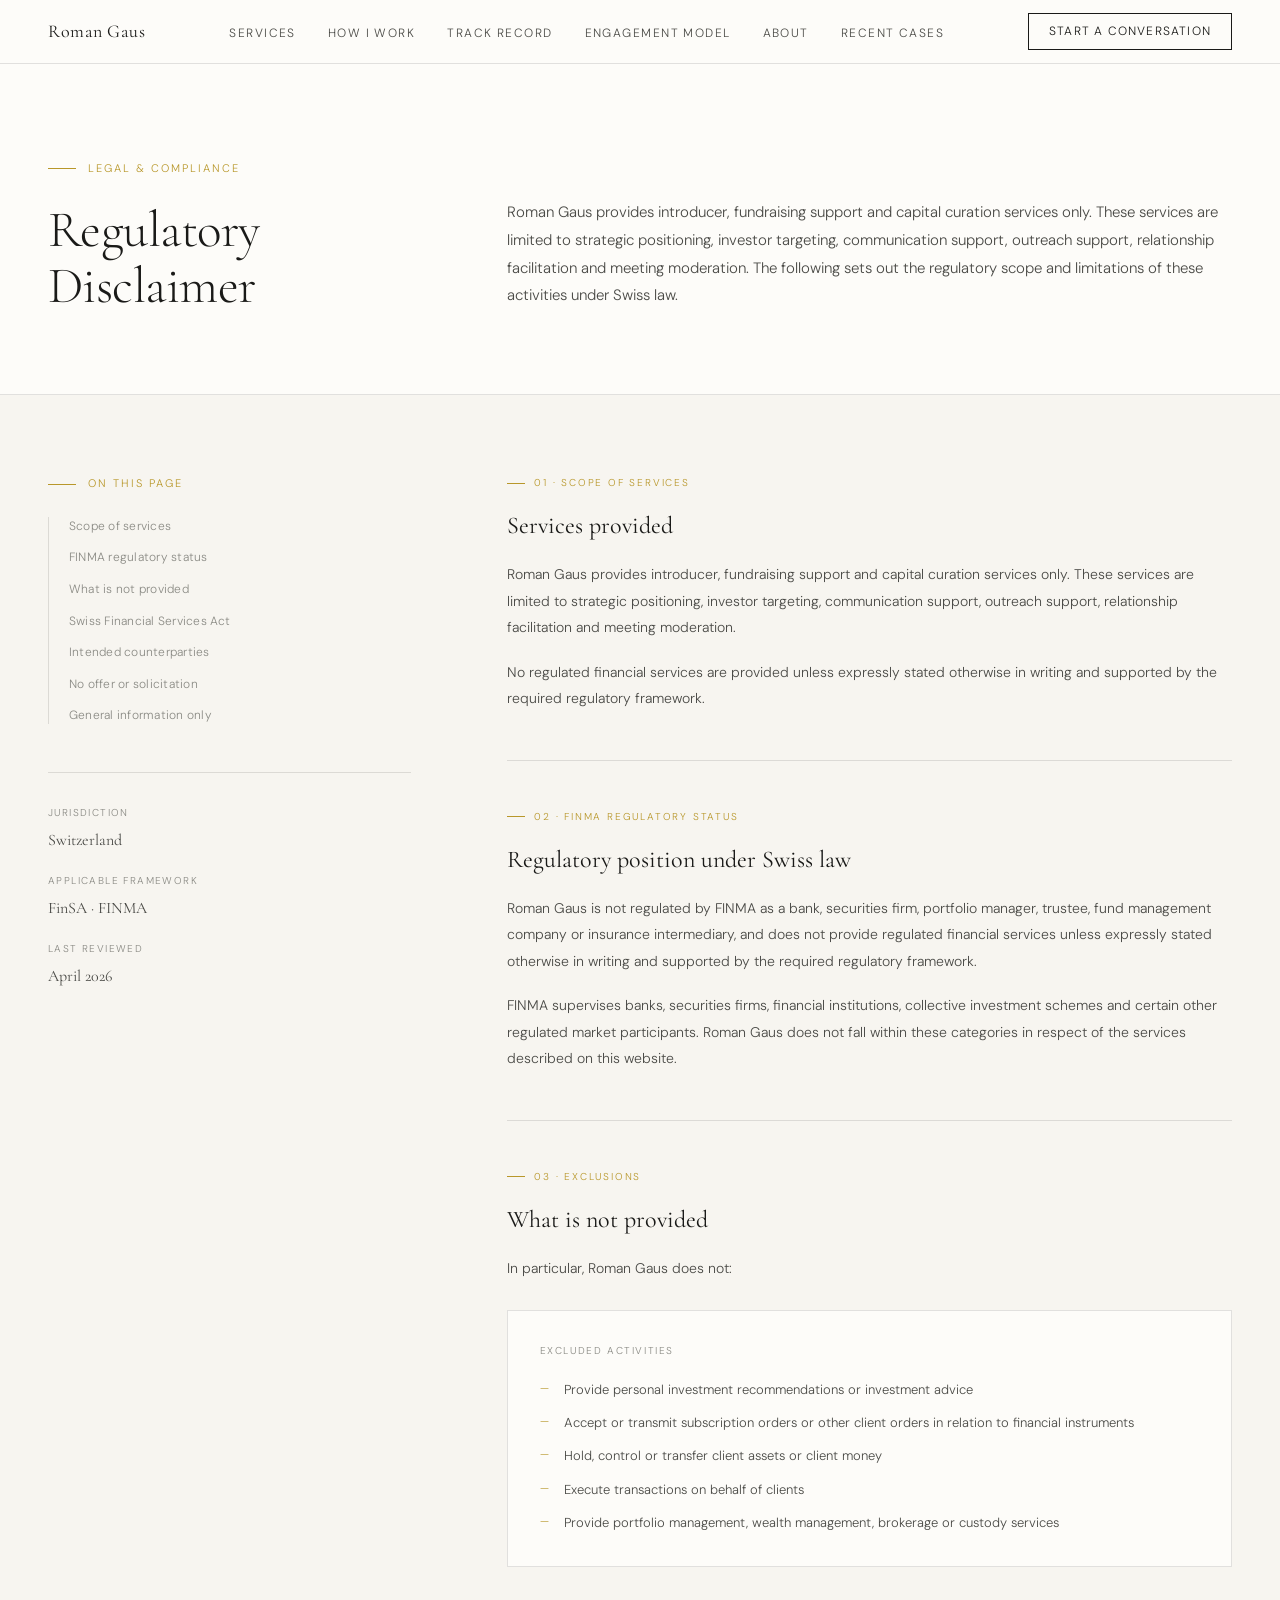
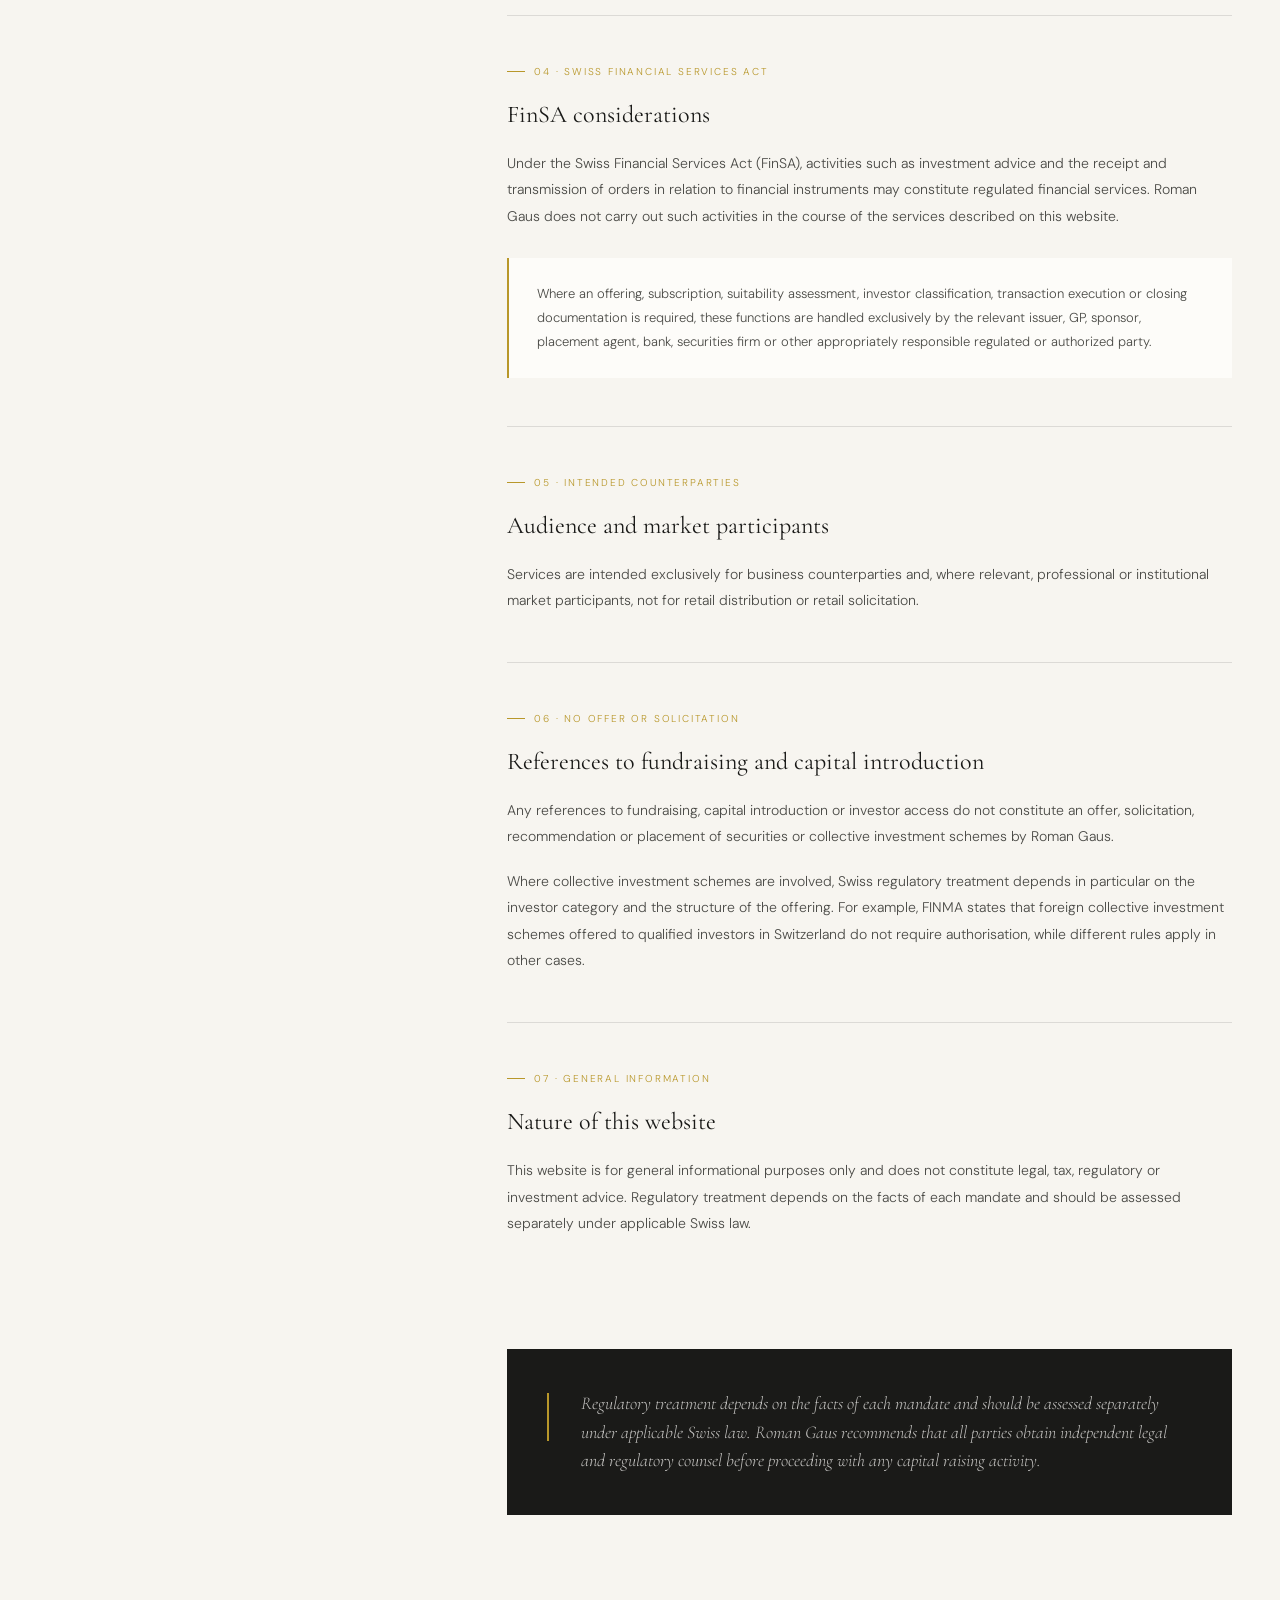
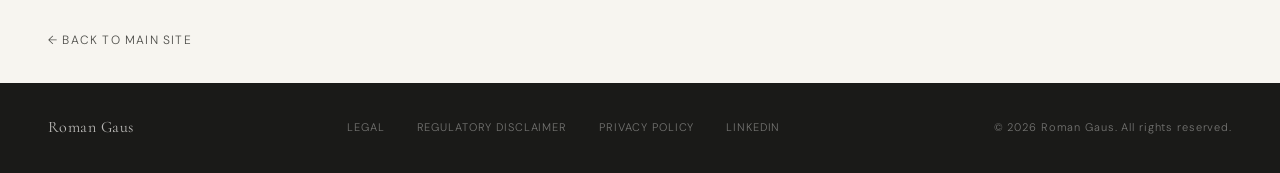
<file: regulatory-disclaimer.html>
<!DOCTYPE html>
<html lang="en">
<head>
<meta charset="UTF-8" />
<meta name="viewport" content="width=device-width, initial-scale=1.0" />
<title>Regulatory Disclaimer — Roman Gaus</title>
<link rel="preconnect" href="https://fonts.googleapis.com" />
<link rel="preconnect" href="https://fonts.gstatic.com" crossorigin />
<link href="https://fonts.googleapis.com/css2?family=Cormorant+Garamond:ital,wght@0,300;0,400;0,500;1,300;1,400&family=DM+Sans:wght@300;400;500&display=swap" rel="stylesheet" />
<style>
  *, *::before, *::after { box-sizing: border-box; margin: 0; padding: 0; }

  :root {
    --ink: #1a1a18;
    --ink-muted: #4a4a46;
    --ink-faint: #8a8a84;
    --surface: #f7f5f0;
    --white: #fdfcf9;
    --rule: rgba(26,26,24,0.12);
    --gold: #b8972a;
    --gold-light: #e8d99a;
  }

  html { scroll-behavior: smooth; }

  body {
    font-family: 'DM Sans', sans-serif;
    background: var(--surface);
    color: var(--ink);
    font-weight: 300;
    line-height: 1.6;
    font-size: 15px;
  }

  /* ── NAV ── */
  nav {
    position: sticky;
    top: 0;
    z-index: 100;
    background: var(--white);
    border-bottom: 1px solid var(--rule);
    padding: 0 3rem;
    display: flex;
    align-items: center;
    justify-content: space-between;
    height: 64px;
  }

  .nav-name {
    font-family: 'Cormorant Garamond', serif;
    font-size: 18px;
    font-weight: 400;
    letter-spacing: 0.03em;
    color: var(--ink);
    text-decoration: none;
  }

  .nav-links {
    display: flex;
    gap: 2rem;
    list-style: none;
  }

  .nav-links a {
    font-size: 12px;
    letter-spacing: 0.12em;
    text-transform: uppercase;
    color: var(--ink-muted);
    text-decoration: none;
    transition: color 0.2s;
  }

  .nav-links a:hover { color: var(--ink); }

  .nav-cta {
    font-size: 12px;
    letter-spacing: 0.1em;
    text-transform: uppercase;
    border: 1px solid var(--ink);
    padding: 8px 20px;
    cursor: pointer;
    background: transparent;
    color: var(--ink);
    font-family: 'DM Sans', sans-serif;
    font-weight: 300;
    transition: all 0.2s;
    text-decoration: none;
  }

  .nav-cta:hover { background: var(--ink); color: var(--white); }

  /* ── HERO BAND ── */
  .page-hero {
    background: var(--white);
    border-bottom: 1px solid var(--rule);
    padding: 6rem 3rem 5rem;
    display: grid;
    grid-template-columns: 1fr 2fr;
    gap: 6rem;
    align-items: end;
  }

  .page-eyebrow {
    font-size: 11px;
    letter-spacing: 0.18em;
    text-transform: uppercase;
    color: var(--gold);
    margin-bottom: 1.5rem;
    display: flex;
    align-items: center;
    gap: 0.75rem;
  }

  .page-eyebrow::before {
    content: '';
    display: block;
    width: 28px;
    height: 1px;
    background: var(--gold);
    flex-shrink: 0;
  }

  .page-title {
    font-family: 'Cormorant Garamond', serif;
    font-size: clamp(36px, 4vw, 58px);
    font-weight: 300;
    line-height: 1.1;
    color: var(--ink);
    letter-spacing: -0.01em;
  }

  .page-intro {
    font-size: 15px;
    color: var(--ink-muted);
    line-height: 1.85;
    font-weight: 300;
    padding-bottom: 0.25rem;
  }

  /* ── BODY LAYOUT ── */
  .disclaimer-body {
    padding: 5rem 3rem 7rem;
    display: grid;
    grid-template-columns: 1fr 2fr;
    gap: 6rem;
    align-items: start;
  }

  /* ── STICKY SIDEBAR ── */
  .sidebar {
    position: sticky;
    top: 84px;
  }

  .sidebar-label {
    font-size: 11px;
    letter-spacing: 0.18em;
    text-transform: uppercase;
    color: var(--gold);
    margin-bottom: 1.5rem;
    display: flex;
    align-items: center;
    gap: 0.75rem;
  }

  .sidebar-label::before {
    content: '';
    display: block;
    width: 28px;
    height: 1px;
    background: var(--gold);
    flex-shrink: 0;
  }

  .sidebar-nav {
    list-style: none;
    border-left: 1px solid var(--rule);
    padding-left: 1.25rem;
    display: flex;
    flex-direction: column;
    gap: 0.85rem;
  }

  .sidebar-nav a {
    font-size: 12px;
    color: var(--ink-faint);
    text-decoration: none;
    letter-spacing: 0.02em;
    line-height: 1.5;
    transition: color 0.2s;
    display: block;
  }

  .sidebar-nav a:hover { color: var(--ink); }

  .sidebar-meta {
    margin-top: 3rem;
    padding-top: 2rem;
    border-top: 1px solid var(--rule);
  }

  .sidebar-meta-label {
    font-size: 10px;
    letter-spacing: 0.14em;
    text-transform: uppercase;
    color: var(--ink-faint);
    margin-bottom: 0.4rem;
  }

  .sidebar-meta-value {
    font-family: 'Cormorant Garamond', serif;
    font-size: 16px;
    font-weight: 400;
    color: var(--ink-muted);
  }

  /* ── CONTENT COLUMN ── */
  .content { display: flex; flex-direction: column; gap: 0; }

  .section-block {
    padding: 3rem 0;
    border-top: 1px solid var(--rule);
  }

  .section-block:first-child { border-top: none; padding-top: 0; }

  .block-label {
    font-size: 10px;
    letter-spacing: 0.18em;
    text-transform: uppercase;
    color: var(--gold);
    margin-bottom: 1.25rem;
    display: flex;
    align-items: center;
    gap: 0.6rem;
  }

  .block-label::before {
    content: '';
    display: block;
    width: 18px;
    height: 1px;
    background: var(--gold);
    flex-shrink: 0;
  }

  .block-headline {
    font-family: 'Cormorant Garamond', serif;
    font-size: 24px;
    font-weight: 400;
    color: var(--ink);
    line-height: 1.25;
    margin-bottom: 1.25rem;
  }

  .block-body {
    font-size: 14px;
    color: var(--ink-muted);
    line-height: 1.9;
    font-weight: 300;
  }

  .block-body p + p { margin-top: 1.1rem; }

  /* ── EXCLUSIONS BOX ── */
  .exclusions-box {
    margin-top: 1.75rem;
    border: 1px solid var(--rule);
    background: var(--white);
    padding: 2rem;
  }

  .exclusions-label {
    font-size: 10px;
    letter-spacing: 0.16em;
    text-transform: uppercase;
    color: var(--ink-faint);
    margin-bottom: 1.25rem;
  }

  .exclusions-list {
    list-style: none;
    display: flex;
    flex-direction: column;
    gap: 0.75rem;
  }

  .exclusions-list li {
    font-size: 13px;
    color: var(--ink-muted);
    font-weight: 300;
    padding-left: 1.5rem;
    position: relative;
    line-height: 1.65;
  }

  .exclusions-list li::before {
    content: '—';
    position: absolute;
    left: 0;
    color: var(--gold);
    font-size: 11px;
  }

  /* ── ALERT BOX ── */
  .alert-box {
    margin-top: 1.75rem;
    border-left: 2px solid var(--gold);
    background: var(--white);
    padding: 1.5rem 1.75rem;
  }

  .alert-box p {
    font-size: 13px;
    color: var(--ink-muted);
    line-height: 1.85;
    font-weight: 300;
  }

  /* ── CLOSING NOTE ── */
  .closing-note {
    margin-top: 4rem;
    padding: 2.5rem;
    background: var(--ink);
    display: flex;
    gap: 2rem;
    align-items: start;
  }

  .closing-note-bar {
    width: 2px;
    height: 48px;
    background: var(--gold);
    flex-shrink: 0;
    margin-top: 4px;
  }

  .closing-note-text {
    font-family: 'Cormorant Garamond', serif;
    font-size: 18px;
    font-weight: 300;
    font-style: italic;
    color: rgba(253,252,249,0.75);
    line-height: 1.6;
  }

  /* ── BACK LINK ── */
  .back-link-wrap {
    padding: 0 3rem 2rem;
  }

  .back-link {
    font-size: 12px;
    letter-spacing: 0.1em;
    text-transform: uppercase;
    color: var(--ink-muted);
    text-decoration: none;
    display: inline-flex;
    align-items: center;
    gap: 6px;
    transition: color 0.2s;
  }

  .back-link:hover { color: var(--ink); }

  /* ── FOOTER ── */
  footer {
    background: var(--ink);
    color: rgba(253,252,249,0.4);
    padding: 2rem 3rem;
    display: flex;
    justify-content: space-between;
    align-items: center;
    font-size: 11px;
    letter-spacing: 0.08em;
    flex-wrap: wrap;
    gap: 1rem;
  }

  .footer-name {
    font-family: 'Cormorant Garamond', serif;
    font-size: 16px;
    font-weight: 400;
    color: rgba(253,252,249,0.7);
    letter-spacing: 0.03em;
  }

  .footer-links { display: flex; gap: 2rem; list-style: none; }
  .footer-links a { color: rgba(253,252,249,0.4); text-decoration: none; text-transform: uppercase; transition: color 0.2s; }
  .footer-links a:hover { color: rgba(253,252,249,0.7); }

  /* ── RESPONSIVE ── */
  @media (max-width: 900px) {
    nav { padding: 0 1.5rem; }
    .nav-links { display: none; }
    .page-hero { grid-template-columns: 1fr; gap: 2rem; padding: 4rem 1.5rem 3rem; }
    .disclaimer-body { grid-template-columns: 1fr; gap: 0; padding: 3rem 1.5rem 5rem; }
    .sidebar { position: static; margin-bottom: 3rem; border-bottom: 1px solid var(--rule); padding-bottom: 2rem; }
    .back-link-wrap { padding: 0 1.5rem 2rem; }
    footer { padding: 2rem 1.5rem; }
  }
</style>
</head>
<body>

<!-- NAV -->
<nav>
  <a class="nav-name" href="index.html">Roman Gaus</a>
  <ul class="nav-links">
    <li><a href="index.html#services">Services</a></li>
    <li><a href="index.html#process">How I Work</a></li>
    <li><a href="index.html#track">Track Record</a></li>
    <li><a href="index.html#model">Engagement Model</a></li>
    <li><a href="index.html#about">About</a></li>
    <li><a href="recent-cases.html">Recent Cases</a></li>
  </ul>
  <a class="nav-cta" href="index.html#contact">Start a conversation</a>
</nav>

<!-- PAGE HERO -->
<section class="page-hero">
  <div>
    <div class="page-eyebrow">Legal &amp; Compliance</div>
    <h1 class="page-title">Regulatory<br>Disclaimer</h1>
  </div>
  <div>
    <p class="page-intro">Roman Gaus provides introducer, fundraising support and capital curation services only. These services are limited to strategic positioning, investor targeting, communication support, outreach support, relationship facilitation and meeting moderation. The following sets out the regulatory scope and limitations of these activities under Swiss law.</p>
  </div>
</section>

<!-- BODY -->
<div class="disclaimer-body">

  <!-- SIDEBAR -->
  <aside class="sidebar">
    <div class="sidebar-label">On this page</div>
    <ul class="sidebar-nav">
      <li><a href="#scope">Scope of services</a></li>
      <li><a href="#finma">FINMA regulatory status</a></li>
      <li><a href="#exclusions">What is not provided</a></li>
      <li><a href="#finsa">Swiss Financial Services Act</a></li>
      <li><a href="#counterparties">Intended counterparties</a></li>
      <li><a href="#offers">No offer or solicitation</a></li>
      <li><a href="#general">General information only</a></li>
    </ul>
    <div class="sidebar-meta">
      <div class="sidebar-meta-label">Jurisdiction</div>
      <div class="sidebar-meta-value">Switzerland</div>
      <div class="sidebar-meta-label" style="margin-top:1.25rem;">Applicable framework</div>
      <div class="sidebar-meta-value">FinSA · FINMA</div>
      <div class="sidebar-meta-label" style="margin-top:1.25rem;">Last reviewed</div>
      <div class="sidebar-meta-value">April 2026</div>
    </div>
  </aside>

  <!-- CONTENT -->
  <div class="content">

    <div class="section-block" id="scope">
      <div class="block-label">01 · Scope of services</div>
      <h2 class="block-headline">Services provided</h2>
      <div class="block-body">
        <p>Roman Gaus provides introducer, fundraising support and capital curation services only. These services are limited to strategic positioning, investor targeting, communication support, outreach support, relationship facilitation and meeting moderation.</p>
        <p>No regulated financial services are provided unless expressly stated otherwise in writing and supported by the required regulatory framework.</p>
      </div>
    </div>

    <div class="section-block" id="finma">
      <div class="block-label">02 · FINMA regulatory status</div>
      <h2 class="block-headline">Regulatory position under Swiss law</h2>
      <div class="block-body">
        <p>Roman Gaus is not regulated by FINMA as a bank, securities firm, portfolio manager, trustee, fund management company or insurance intermediary, and does not provide regulated financial services unless expressly stated otherwise in writing and supported by the required regulatory framework.</p>
        <p>FINMA supervises banks, securities firms, financial institutions, collective investment schemes and certain other regulated market participants. Roman Gaus does not fall within these categories in respect of the services described on this website.</p>
      </div>
    </div>

    <div class="section-block" id="exclusions">
      <div class="block-label">03 · Exclusions</div>
      <h2 class="block-headline">What is not provided</h2>
      <div class="block-body">
        <p>In particular, Roman Gaus does not:</p>
      </div>
      <div class="exclusions-box">
        <div class="exclusions-label">Excluded activities</div>
        <ul class="exclusions-list">
          <li>Provide personal investment recommendations or investment advice</li>
          <li>Accept or transmit subscription orders or other client orders in relation to financial instruments</li>
          <li>Hold, control or transfer client assets or client money</li>
          <li>Execute transactions on behalf of clients</li>
          <li>Provide portfolio management, wealth management, brokerage or custody services</li>
        </ul>
      </div>
    </div>

    <div class="section-block" id="finsa">
      <div class="block-label">04 · Swiss Financial Services Act</div>
      <h2 class="block-headline">FinSA considerations</h2>
      <div class="block-body">
        <p>Under the Swiss Financial Services Act (FinSA), activities such as investment advice and the receipt and transmission of orders in relation to financial instruments may constitute regulated financial services. Roman Gaus does not carry out such activities in the course of the services described on this website.</p>
      </div>
      <div class="alert-box">
        <p>Where an offering, subscription, suitability assessment, investor classification, transaction execution or closing documentation is required, these functions are handled exclusively by the relevant issuer, GP, sponsor, placement agent, bank, securities firm or other appropriately responsible regulated or authorized party.</p>
      </div>
    </div>

    <div class="section-block" id="counterparties">
      <div class="block-label">05 · Intended counterparties</div>
      <h2 class="block-headline">Audience and market participants</h2>
      <div class="block-body">
        <p>Services are intended exclusively for business counterparties and, where relevant, professional or institutional market participants, not for retail distribution or retail solicitation.</p>
      </div>
    </div>

    <div class="section-block" id="offers">
      <div class="block-label">06 · No offer or solicitation</div>
      <h2 class="block-headline">References to fundraising and capital introduction</h2>
      <div class="block-body">
        <p>Any references to fundraising, capital introduction or investor access do not constitute an offer, solicitation, recommendation or placement of securities or collective investment schemes by Roman Gaus.</p>
        <p>Where collective investment schemes are involved, Swiss regulatory treatment depends in particular on the investor category and the structure of the offering. For example, FINMA states that foreign collective investment schemes offered to qualified investors in Switzerland do not require authorisation, while different rules apply in other cases.</p>
      </div>
    </div>

    <div class="section-block" id="general">
      <div class="block-label">07 · General information</div>
      <h2 class="block-headline">Nature of this website</h2>
      <div class="block-body">
        <p>This website is for general informational purposes only and does not constitute legal, tax, regulatory or investment advice. Regulatory treatment depends on the facts of each mandate and should be assessed separately under applicable Swiss law.</p>
      </div>
    </div>

    <div class="closing-note">
      <div class="closing-note-bar"></div>
      <p class="closing-note-text">Regulatory treatment depends on the facts of each mandate and should be assessed separately under applicable Swiss law. Roman Gaus recommends that all parties obtain independent legal and regulatory counsel before proceeding with any capital raising activity.</p>
    </div>

  </div>
</div>

<div class="back-link-wrap">
  <a class="back-link" href="index.html">← Back to main site</a>
</div>

<!-- FOOTER -->
<footer>
  <span class="footer-name">Roman Gaus</span>
  <ul class="footer-links">
    <li><a href="#">Legal</a></li>
    <li><a href="regulatory-disclaimer.html">Regulatory Disclaimer</a></li>
    <li><a href="#">Privacy Policy</a></li>
    <li><a href="#">LinkedIn</a></li>
  </ul>
  <span>© 2026 Roman Gaus. All rights reserved.</span>
</footer>

</body>
</html>
</file>
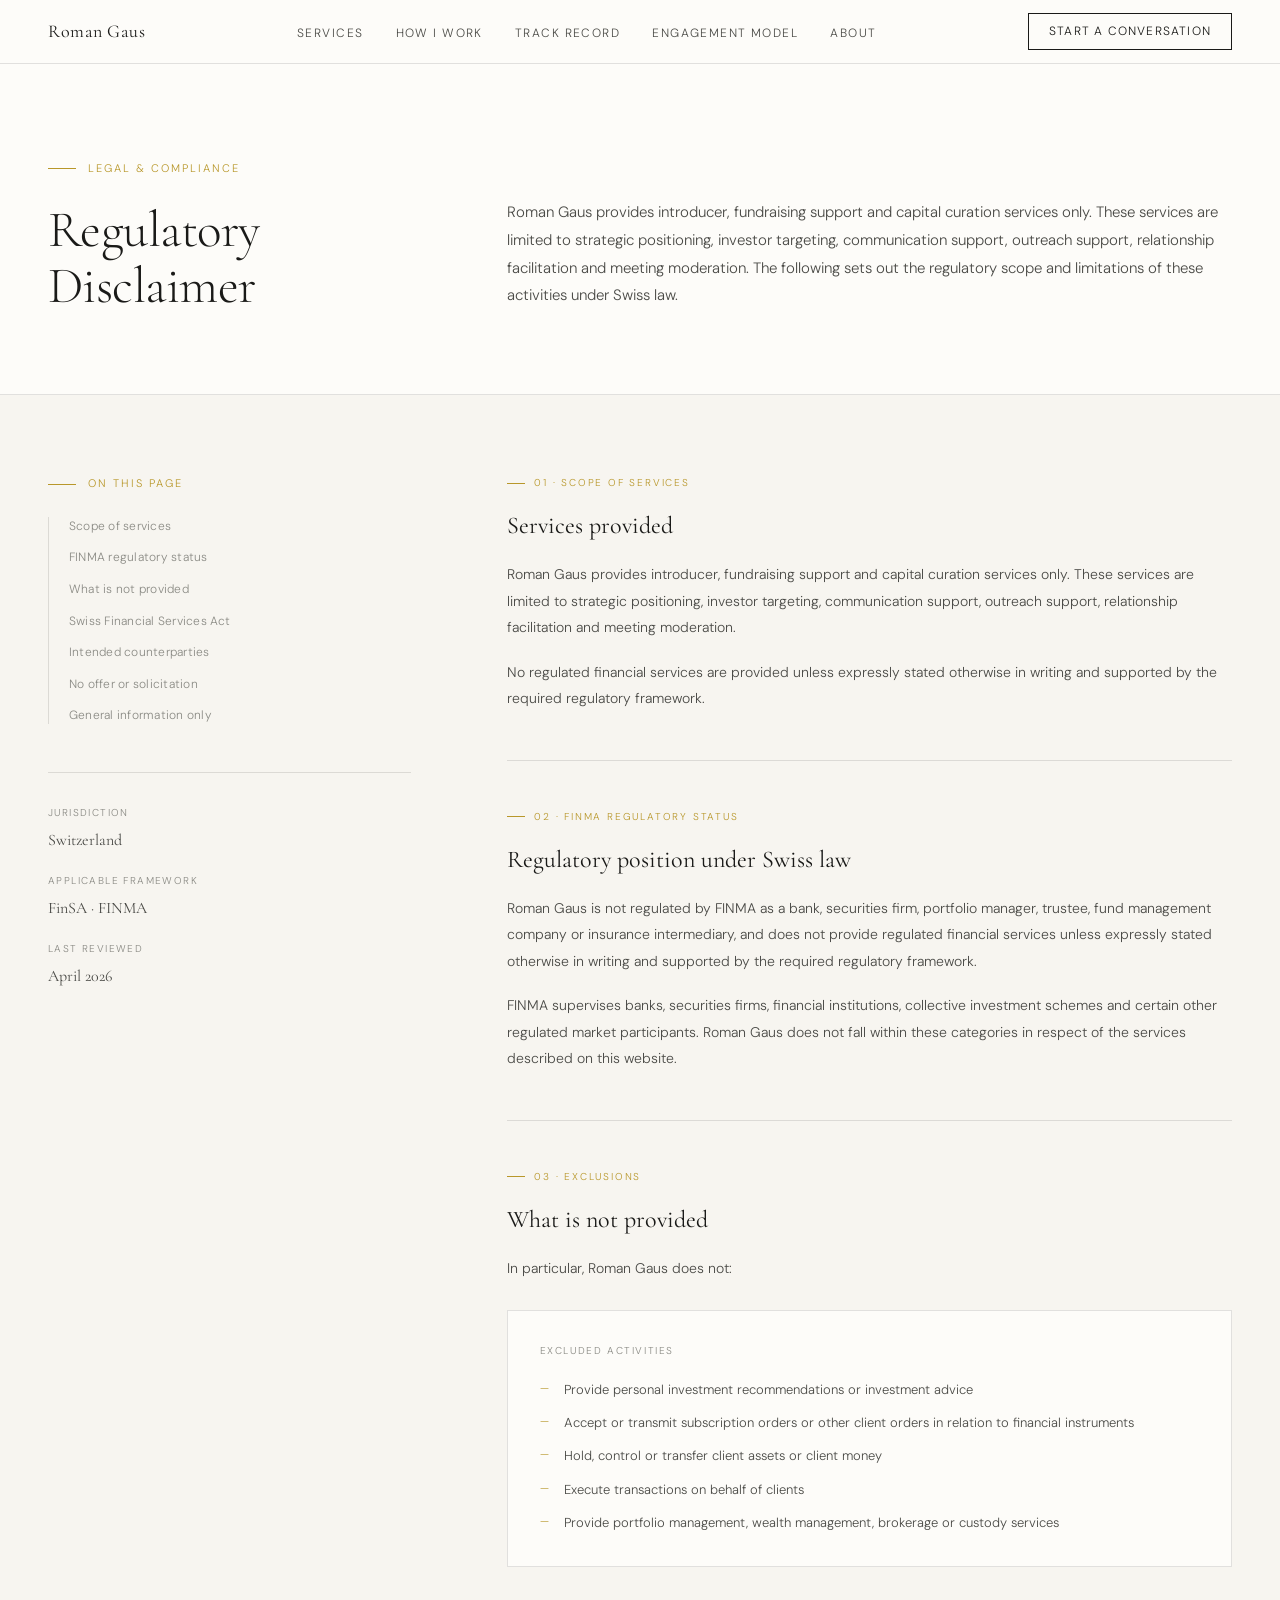
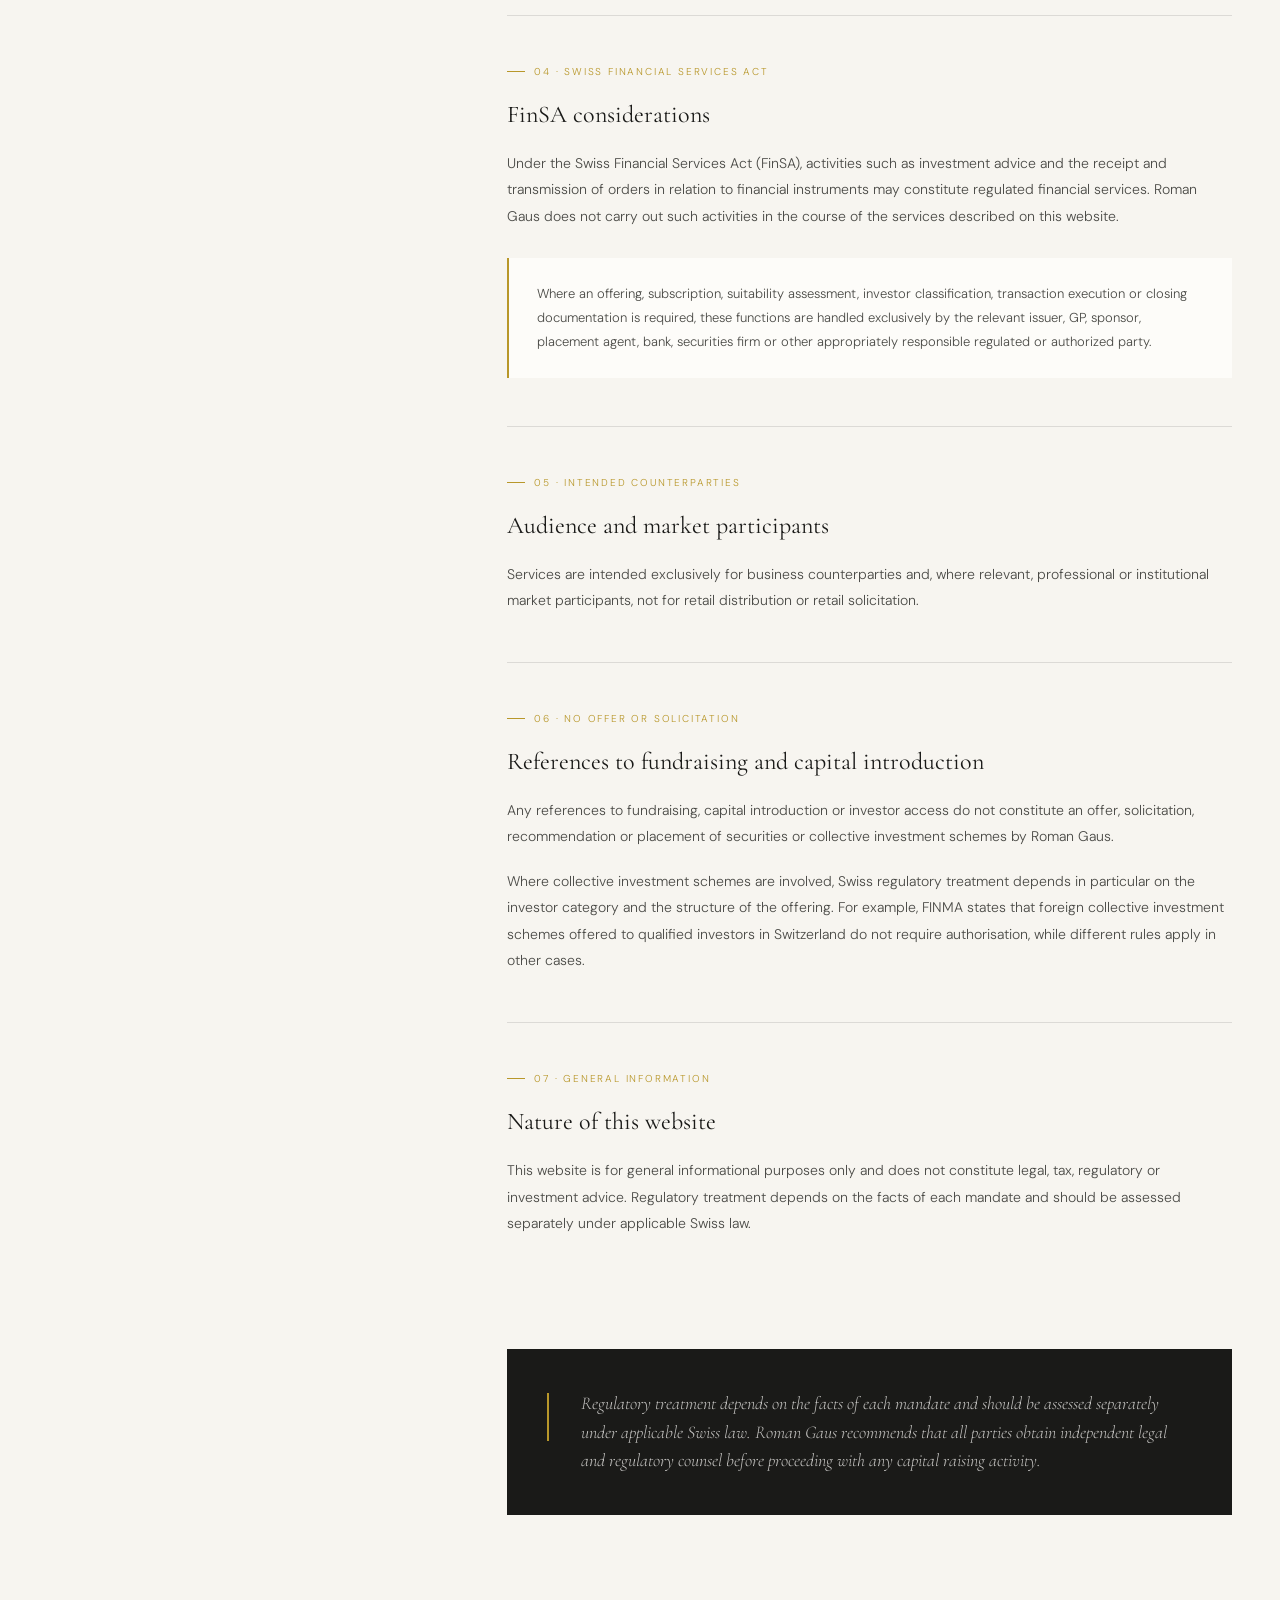
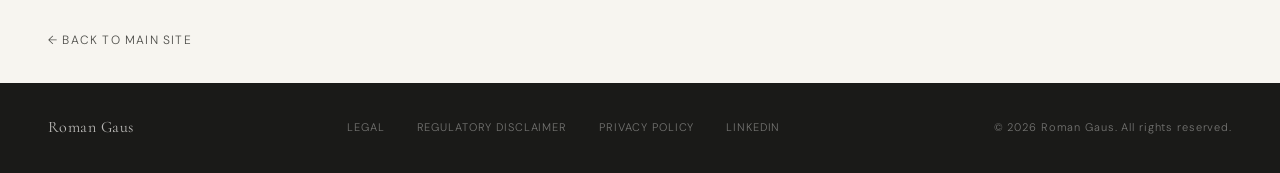
<file: public_html/regulatory-disclaimer.html>
<!DOCTYPE html>
<html lang="en">
<head>
<meta charset="UTF-8" />
<meta name="viewport" content="width=device-width, initial-scale=1.0" />
<title>Regulatory Disclaimer — Roman Gaus</title>
<link rel="preconnect" href="https://fonts.googleapis.com" />
<link rel="preconnect" href="https://fonts.gstatic.com" crossorigin />
<link href="https://fonts.googleapis.com/css2?family=Cormorant+Garamond:ital,wght@0,300;0,400;0,500;1,300;1,400&family=DM+Sans:wght@300;400;500&display=swap" rel="stylesheet" />
<style>
  *, *::before, *::after { box-sizing: border-box; margin: 0; padding: 0; }

  :root {
    --ink: #1a1a18;
    --ink-muted: #4a4a46;
    --ink-faint: #8a8a84;
    --surface: #f7f5f0;
    --white: #fdfcf9;
    --rule: rgba(26,26,24,0.12);
    --gold: #b8972a;
    --gold-light: #e8d99a;
  }

  html { scroll-behavior: smooth; }

  body {
    font-family: 'DM Sans', sans-serif;
    background: var(--surface);
    color: var(--ink);
    font-weight: 300;
    line-height: 1.6;
    font-size: 15px;
  }

  /* ── NAV ── */
  nav {
    position: sticky;
    top: 0;
    z-index: 100;
    background: var(--white);
    border-bottom: 1px solid var(--rule);
    padding: 0 3rem;
    display: flex;
    align-items: center;
    justify-content: space-between;
    height: 64px;
  }

  .nav-name {
    font-family: 'Cormorant Garamond', serif;
    font-size: 18px;
    font-weight: 400;
    letter-spacing: 0.03em;
    color: var(--ink);
    text-decoration: none;
  }

  .nav-links {
    display: flex;
    gap: 2rem;
    list-style: none;
  }

  .nav-links a {
    font-size: 12px;
    letter-spacing: 0.12em;
    text-transform: uppercase;
    color: var(--ink-muted);
    text-decoration: none;
    transition: color 0.2s;
  }

  .nav-links a:hover { color: var(--ink); }

  .nav-cta {
    font-size: 12px;
    letter-spacing: 0.1em;
    text-transform: uppercase;
    border: 1px solid var(--ink);
    padding: 8px 20px;
    cursor: pointer;
    background: transparent;
    color: var(--ink);
    font-family: 'DM Sans', sans-serif;
    font-weight: 300;
    transition: all 0.2s;
    text-decoration: none;
  }

  .nav-cta:hover { background: var(--ink); color: var(--white); }

  /* ── HERO BAND ── */
  .page-hero {
    background: var(--white);
    border-bottom: 1px solid var(--rule);
    padding: 6rem 3rem 5rem;
    display: grid;
    grid-template-columns: 1fr 2fr;
    gap: 6rem;
    align-items: end;
  }

  .page-eyebrow {
    font-size: 11px;
    letter-spacing: 0.18em;
    text-transform: uppercase;
    color: var(--gold);
    margin-bottom: 1.5rem;
    display: flex;
    align-items: center;
    gap: 0.75rem;
  }

  .page-eyebrow::before {
    content: '';
    display: block;
    width: 28px;
    height: 1px;
    background: var(--gold);
    flex-shrink: 0;
  }

  .page-title {
    font-family: 'Cormorant Garamond', serif;
    font-size: clamp(36px, 4vw, 58px);
    font-weight: 300;
    line-height: 1.1;
    color: var(--ink);
    letter-spacing: -0.01em;
  }

  .page-intro {
    font-size: 15px;
    color: var(--ink-muted);
    line-height: 1.85;
    font-weight: 300;
    padding-bottom: 0.25rem;
  }

  /* ── BODY LAYOUT ── */
  .disclaimer-body {
    padding: 5rem 3rem 7rem;
    display: grid;
    grid-template-columns: 1fr 2fr;
    gap: 6rem;
    align-items: start;
  }

  /* ── STICKY SIDEBAR ── */
  .sidebar {
    position: sticky;
    top: 84px;
  }

  .sidebar-label {
    font-size: 11px;
    letter-spacing: 0.18em;
    text-transform: uppercase;
    color: var(--gold);
    margin-bottom: 1.5rem;
    display: flex;
    align-items: center;
    gap: 0.75rem;
  }

  .sidebar-label::before {
    content: '';
    display: block;
    width: 28px;
    height: 1px;
    background: var(--gold);
    flex-shrink: 0;
  }

  .sidebar-nav {
    list-style: none;
    border-left: 1px solid var(--rule);
    padding-left: 1.25rem;
    display: flex;
    flex-direction: column;
    gap: 0.85rem;
  }

  .sidebar-nav a {
    font-size: 12px;
    color: var(--ink-faint);
    text-decoration: none;
    letter-spacing: 0.02em;
    line-height: 1.5;
    transition: color 0.2s;
    display: block;
  }

  .sidebar-nav a:hover { color: var(--ink); }

  .sidebar-meta {
    margin-top: 3rem;
    padding-top: 2rem;
    border-top: 1px solid var(--rule);
  }

  .sidebar-meta-label {
    font-size: 10px;
    letter-spacing: 0.14em;
    text-transform: uppercase;
    color: var(--ink-faint);
    margin-bottom: 0.4rem;
  }

  .sidebar-meta-value {
    font-family: 'Cormorant Garamond', serif;
    font-size: 16px;
    font-weight: 400;
    color: var(--ink-muted);
  }

  /* ── CONTENT COLUMN ── */
  .content { display: flex; flex-direction: column; gap: 0; }

  .section-block {
    padding: 3rem 0;
    border-top: 1px solid var(--rule);
  }

  .section-block:first-child { border-top: none; padding-top: 0; }

  .block-label {
    font-size: 10px;
    letter-spacing: 0.18em;
    text-transform: uppercase;
    color: var(--gold);
    margin-bottom: 1.25rem;
    display: flex;
    align-items: center;
    gap: 0.6rem;
  }

  .block-label::before {
    content: '';
    display: block;
    width: 18px;
    height: 1px;
    background: var(--gold);
    flex-shrink: 0;
  }

  .block-headline {
    font-family: 'Cormorant Garamond', serif;
    font-size: 24px;
    font-weight: 400;
    color: var(--ink);
    line-height: 1.25;
    margin-bottom: 1.25rem;
  }

  .block-body {
    font-size: 14px;
    color: var(--ink-muted);
    line-height: 1.9;
    font-weight: 300;
  }

  .block-body p + p { margin-top: 1.1rem; }

  /* ── EXCLUSIONS BOX ── */
  .exclusions-box {
    margin-top: 1.75rem;
    border: 1px solid var(--rule);
    background: var(--white);
    padding: 2rem;
  }

  .exclusions-label {
    font-size: 10px;
    letter-spacing: 0.16em;
    text-transform: uppercase;
    color: var(--ink-faint);
    margin-bottom: 1.25rem;
  }

  .exclusions-list {
    list-style: none;
    display: flex;
    flex-direction: column;
    gap: 0.75rem;
  }

  .exclusions-list li {
    font-size: 13px;
    color: var(--ink-muted);
    font-weight: 300;
    padding-left: 1.5rem;
    position: relative;
    line-height: 1.65;
  }

  .exclusions-list li::before {
    content: '—';
    position: absolute;
    left: 0;
    color: var(--gold);
    font-size: 11px;
  }

  /* ── ALERT BOX ── */
  .alert-box {
    margin-top: 1.75rem;
    border-left: 2px solid var(--gold);
    background: var(--white);
    padding: 1.5rem 1.75rem;
  }

  .alert-box p {
    font-size: 13px;
    color: var(--ink-muted);
    line-height: 1.85;
    font-weight: 300;
  }

  /* ── CLOSING NOTE ── */
  .closing-note {
    margin-top: 4rem;
    padding: 2.5rem;
    background: var(--ink);
    display: flex;
    gap: 2rem;
    align-items: start;
  }

  .closing-note-bar {
    width: 2px;
    height: 48px;
    background: var(--gold);
    flex-shrink: 0;
    margin-top: 4px;
  }

  .closing-note-text {
    font-family: 'Cormorant Garamond', serif;
    font-size: 18px;
    font-weight: 300;
    font-style: italic;
    color: rgba(253,252,249,0.75);
    line-height: 1.6;
  }

  /* ── BACK LINK ── */
  .back-link-wrap {
    padding: 0 3rem 2rem;
  }

  .back-link {
    font-size: 12px;
    letter-spacing: 0.1em;
    text-transform: uppercase;
    color: var(--ink-muted);
    text-decoration: none;
    display: inline-flex;
    align-items: center;
    gap: 6px;
    transition: color 0.2s;
  }

  .back-link:hover { color: var(--ink); }

  /* ── FOOTER ── */
  footer {
    background: var(--ink);
    color: rgba(253,252,249,0.4);
    padding: 2rem 3rem;
    display: flex;
    justify-content: space-between;
    align-items: center;
    font-size: 11px;
    letter-spacing: 0.08em;
    flex-wrap: wrap;
    gap: 1rem;
  }

  .footer-name {
    font-family: 'Cormorant Garamond', serif;
    font-size: 16px;
    font-weight: 400;
    color: rgba(253,252,249,0.7);
    letter-spacing: 0.03em;
  }

  .footer-links { display: flex; gap: 2rem; list-style: none; }
  .footer-links a { color: rgba(253,252,249,0.4); text-decoration: none; text-transform: uppercase; transition: color 0.2s; }
  .footer-links a:hover { color: rgba(253,252,249,0.7); }

  /* ── RESPONSIVE ── */
  @media (max-width: 900px) {
    nav { padding: 0 1.5rem; }
    .nav-links { display: none; }
    .page-hero { grid-template-columns: 1fr; gap: 2rem; padding: 4rem 1.5rem 3rem; }
    .disclaimer-body { grid-template-columns: 1fr; gap: 0; padding: 3rem 1.5rem 5rem; }
    .sidebar { position: static; margin-bottom: 3rem; border-bottom: 1px solid var(--rule); padding-bottom: 2rem; }
    .back-link-wrap { padding: 0 1.5rem 2rem; }
    footer { padding: 2rem 1.5rem; }
  }
</style>
</head>
<body>

<!-- NAV -->
<nav>
  <a class="nav-name" href="index.html">Roman Gaus</a>
  <ul class="nav-links">
    <li><a href="index.html#services">Services</a></li>
    <li><a href="index.html#process">How I Work</a></li>
    <li><a href="index.html#track">Track Record</a></li>
    <li><a href="index.html#model">Engagement Model</a></li>
    <li><a href="index.html#about">About</a></li>
  </ul>
  <a class="nav-cta" href="index.html#contact">Start a conversation</a>
</nav>

<!-- PAGE HERO -->
<section class="page-hero">
  <div>
    <div class="page-eyebrow">Legal &amp; Compliance</div>
    <h1 class="page-title">Regulatory<br>Disclaimer</h1>
  </div>
  <div>
    <p class="page-intro">Roman Gaus provides introducer, fundraising support and capital curation services only. These services are limited to strategic positioning, investor targeting, communication support, outreach support, relationship facilitation and meeting moderation. The following sets out the regulatory scope and limitations of these activities under Swiss law.</p>
  </div>
</section>

<!-- BODY -->
<div class="disclaimer-body">

  <!-- SIDEBAR -->
  <aside class="sidebar">
    <div class="sidebar-label">On this page</div>
    <ul class="sidebar-nav">
      <li><a href="#scope">Scope of services</a></li>
      <li><a href="#finma">FINMA regulatory status</a></li>
      <li><a href="#exclusions">What is not provided</a></li>
      <li><a href="#finsa">Swiss Financial Services Act</a></li>
      <li><a href="#counterparties">Intended counterparties</a></li>
      <li><a href="#offers">No offer or solicitation</a></li>
      <li><a href="#general">General information only</a></li>
    </ul>
    <div class="sidebar-meta">
      <div class="sidebar-meta-label">Jurisdiction</div>
      <div class="sidebar-meta-value">Switzerland</div>
      <div class="sidebar-meta-label" style="margin-top:1.25rem;">Applicable framework</div>
      <div class="sidebar-meta-value">FinSA · FINMA</div>
      <div class="sidebar-meta-label" style="margin-top:1.25rem;">Last reviewed</div>
      <div class="sidebar-meta-value">April 2026</div>
    </div>
  </aside>

  <!-- CONTENT -->
  <div class="content">

    <div class="section-block" id="scope">
      <div class="block-label">01 · Scope of services</div>
      <h2 class="block-headline">Services provided</h2>
      <div class="block-body">
        <p>Roman Gaus provides introducer, fundraising support and capital curation services only. These services are limited to strategic positioning, investor targeting, communication support, outreach support, relationship facilitation and meeting moderation.</p>
        <p>No regulated financial services are provided unless expressly stated otherwise in writing and supported by the required regulatory framework.</p>
      </div>
    </div>

    <div class="section-block" id="finma">
      <div class="block-label">02 · FINMA regulatory status</div>
      <h2 class="block-headline">Regulatory position under Swiss law</h2>
      <div class="block-body">
        <p>Roman Gaus is not regulated by FINMA as a bank, securities firm, portfolio manager, trustee, fund management company or insurance intermediary, and does not provide regulated financial services unless expressly stated otherwise in writing and supported by the required regulatory framework.</p>
        <p>FINMA supervises banks, securities firms, financial institutions, collective investment schemes and certain other regulated market participants. Roman Gaus does not fall within these categories in respect of the services described on this website.</p>
      </div>
    </div>

    <div class="section-block" id="exclusions">
      <div class="block-label">03 · Exclusions</div>
      <h2 class="block-headline">What is not provided</h2>
      <div class="block-body">
        <p>In particular, Roman Gaus does not:</p>
      </div>
      <div class="exclusions-box">
        <div class="exclusions-label">Excluded activities</div>
        <ul class="exclusions-list">
          <li>Provide personal investment recommendations or investment advice</li>
          <li>Accept or transmit subscription orders or other client orders in relation to financial instruments</li>
          <li>Hold, control or transfer client assets or client money</li>
          <li>Execute transactions on behalf of clients</li>
          <li>Provide portfolio management, wealth management, brokerage or custody services</li>
        </ul>
      </div>
    </div>

    <div class="section-block" id="finsa">
      <div class="block-label">04 · Swiss Financial Services Act</div>
      <h2 class="block-headline">FinSA considerations</h2>
      <div class="block-body">
        <p>Under the Swiss Financial Services Act (FinSA), activities such as investment advice and the receipt and transmission of orders in relation to financial instruments may constitute regulated financial services. Roman Gaus does not carry out such activities in the course of the services described on this website.</p>
      </div>
      <div class="alert-box">
        <p>Where an offering, subscription, suitability assessment, investor classification, transaction execution or closing documentation is required, these functions are handled exclusively by the relevant issuer, GP, sponsor, placement agent, bank, securities firm or other appropriately responsible regulated or authorized party.</p>
      </div>
    </div>

    <div class="section-block" id="counterparties">
      <div class="block-label">05 · Intended counterparties</div>
      <h2 class="block-headline">Audience and market participants</h2>
      <div class="block-body">
        <p>Services are intended exclusively for business counterparties and, where relevant, professional or institutional market participants, not for retail distribution or retail solicitation.</p>
      </div>
    </div>

    <div class="section-block" id="offers">
      <div class="block-label">06 · No offer or solicitation</div>
      <h2 class="block-headline">References to fundraising and capital introduction</h2>
      <div class="block-body">
        <p>Any references to fundraising, capital introduction or investor access do not constitute an offer, solicitation, recommendation or placement of securities or collective investment schemes by Roman Gaus.</p>
        <p>Where collective investment schemes are involved, Swiss regulatory treatment depends in particular on the investor category and the structure of the offering. For example, FINMA states that foreign collective investment schemes offered to qualified investors in Switzerland do not require authorisation, while different rules apply in other cases.</p>
      </div>
    </div>

    <div class="section-block" id="general">
      <div class="block-label">07 · General information</div>
      <h2 class="block-headline">Nature of this website</h2>
      <div class="block-body">
        <p>This website is for general informational purposes only and does not constitute legal, tax, regulatory or investment advice. Regulatory treatment depends on the facts of each mandate and should be assessed separately under applicable Swiss law.</p>
      </div>
    </div>

    <div class="closing-note">
      <div class="closing-note-bar"></div>
      <p class="closing-note-text">Regulatory treatment depends on the facts of each mandate and should be assessed separately under applicable Swiss law. Roman Gaus recommends that all parties obtain independent legal and regulatory counsel before proceeding with any capital raising activity.</p>
    </div>

  </div>
</div>

<div class="back-link-wrap">
  <a class="back-link" href="index.html">← Back to main site</a>
</div>

<!-- FOOTER -->
<footer>
  <span class="footer-name">Roman Gaus</span>
  <ul class="footer-links">
    <li><a href="#">Legal</a></li>
    <li><a href="regulatory-disclaimer.html">Regulatory Disclaimer</a></li>
    <li><a href="#">Privacy Policy</a></li>
    <li><a href="#">LinkedIn</a></li>
  </ul>
  <span>© 2026 Roman Gaus. All rights reserved.</span>
</footer>

</body>
</html>
</file>
<file: style.css>
*, *::before, *::after { box-sizing: border-box; margin: 0; padding: 0; }

:root {
  --ink: #1a1a18;
  --ink-muted: #4a4a46;
  --ink-faint: #8a8a84;
  --surface: #f4f2ed;
  --white: #fdfcf9;
  --rule: rgba(26,26,24,0.10);
  --gold: #b8972a;
  --gold-light: #e8d99a;
}

html { scroll-behavior: smooth; }

body {
  font-family: 'DM Sans', sans-serif;
  background: var(--surface);
  color: var(--ink);
  font-weight: 300;
  line-height: 1.6;
  font-size: 15px;
}

/* ── NAV ── */
nav {
  position: sticky;
  top: 0;
  z-index: 100;
  background: var(--white);
  border-bottom: 1px solid var(--rule);
  padding: 0 3rem;
  display: flex;
  align-items: center;
  justify-content: space-between;
  height: 64px;
}

.nav-name {
  font-family: 'Cormorant Garamond', serif;
  font-size: 18px;
  font-weight: 400;
  letter-spacing: 0.03em;
  color: var(--ink);
  text-decoration: none;
}

.nav-links {
  display: flex;
  gap: 1.5rem;
  list-style: none;
}

.nav-links a {
  font-size: 11px;
  letter-spacing: 0.1em;
  text-transform: uppercase;
  color: var(--ink-muted);
  text-decoration: none;
  transition: color 0.2s;
  white-space: nowrap;
}

.nav-links a:hover { color: var(--ink); }

.nav-cta {
  font-size: 12px;
  letter-spacing: 0.1em;
  text-transform: uppercase;
  border: 1px solid var(--ink);
  padding: 8px 20px;
  cursor: pointer;
  background: transparent;
  color: var(--ink);
  font-family: 'DM Sans', sans-serif;
  font-weight: 300;
  transition: all 0.2s;
  text-decoration: none;
}

.nav-cta:hover { background: var(--ink); color: var(--white); }

.nav-legal {
  font-size: 11px;
  letter-spacing: 0.1em;
  text-transform: uppercase;
  color: var(--ink-faint);
  text-decoration: none;
  transition: color 0.2s;
  white-space: nowrap;
}

.nav-legal:hover { color: var(--ink); }

.nav-right {
  display: flex;
  align-items: center;
  gap: 1.5rem;
}

/* ── HERO ── */
.hero {
  min-height: 90vh;
  display: grid;
  grid-template-columns: 1fr 1fr;
  background: var(--white);
}

.hero-left {
  padding: 9rem 5rem 8rem 3rem;
  display: flex;
  flex-direction: column;
  justify-content: center;
  border-right: 1px solid var(--rule);
}

.hero-eyebrow {
  font-size: 11px;
  letter-spacing: 0.18em;
  text-transform: uppercase;
  color: var(--gold);
  margin-bottom: 2.5rem;
}

.hero-headline {
  font-family: 'Cormorant Garamond', serif;
  font-size: clamp(44px, 5vw, 68px);
  font-weight: 300;
  line-height: 1.08;
  color: var(--ink);
  margin-bottom: 2.75rem;
  letter-spacing: -0.01em;
}

.hero-headline em { font-style: italic; color: var(--ink-muted); }

.hero-sub {
  font-size: 15px;
  color: var(--ink-muted);
  line-height: 1.85;
  max-width: 440px;
  margin-bottom: 3.5rem;
  font-weight: 300;
}

.hero-ctas { display: flex; gap: 1.25rem; align-items: center; flex-wrap: wrap; }

.btn-primary {
  background: var(--ink);
  color: var(--white);
  border: none;
  padding: 14px 32px;
  font-size: 12px;
  letter-spacing: 0.1em;
  text-transform: uppercase;
  font-family: 'DM Sans', sans-serif;
  font-weight: 300;
  cursor: pointer;
  transition: opacity 0.2s;
  text-decoration: none;
  display: inline-block;
}

.btn-primary:hover { opacity: 0.8; }

.btn-ghost {
  background: transparent;
  color: var(--ink-muted);
  border: none;
  padding: 14px 0;
  font-size: 12px;
  letter-spacing: 0.1em;
  text-transform: uppercase;
  font-family: 'DM Sans', sans-serif;
  font-weight: 300;
  cursor: pointer;
  display: inline-flex;
  align-items: center;
  gap: 6px;
  transition: color 0.2s;
  text-decoration: none;
}

.btn-ghost:hover { color: var(--ink); }

.hero-right {
  padding: 9rem 3rem 8rem 5rem;
  display: flex;
  flex-direction: column;
  justify-content: center;
}

.hero-stat-item {
  padding: 2.25rem 0;
  border-bottom: 1px solid var(--rule);
}

.hero-stat-item:first-child { border-top: 1px solid var(--rule); }

.hero-stat-label {
  font-size: 11px;
  letter-spacing: 0.14em;
  text-transform: uppercase;
  color: var(--ink-faint);
  margin-bottom: 0.6rem;
}

.hero-stat-value {
  font-family: 'Cormorant Garamond', serif;
  font-size: 22px;
  font-weight: 400;
  color: var(--ink);
  line-height: 1.3;
}

/* ── SHARED ── */
.section { padding: 8rem 4rem; }

.section-label {
  font-size: 11px;
  letter-spacing: 0.18em;
  text-transform: uppercase;
  color: var(--gold);
  margin-bottom: 1.25rem;
}

/* ── INSIGHT ── */
.insight-section {
  background: var(--ink);
  color: var(--white);
  padding: 9rem 4rem;
  display: grid;
  grid-template-columns: 1fr 1fr;
  gap: 8rem;
  align-items: center;
}

.insight-headline {
  font-family: 'Cormorant Garamond', serif;
  font-size: clamp(34px, 3.5vw, 54px);
  font-weight: 300;
  line-height: 1.15;
  color: var(--white);
}

.insight-headline em { font-style: italic; color: var(--gold-light); }

.insight-body {
  font-size: 15px;
  color: rgba(253,252,249,0.65);
  line-height: 2.0;
  font-weight: 300;
}

/* ── SERVICES ── */
.services-section {
  padding: 8rem 4rem;
  border-top: 1px solid var(--rule);
  background: var(--white);
}

.services-grid {
  display: grid;
  grid-template-columns: 1fr 1fr;
  gap: 0;
  margin-top: 3.5rem;
}

.service-item {
  padding: 2.25rem 3rem 2.25rem 0;
  border-top: 1px solid var(--rule);
  display: grid;
  grid-template-columns: 1fr 1.6fr;
  gap: 2rem;
  align-items: start;
}

.service-item:nth-child(odd) {
  padding-right: 4rem;
  padding-left: 0;
}

.service-item:nth-child(even) {
  padding-left: 4rem;
  padding-right: 0;
  border-left: 1px solid var(--rule);
}

.service-num { display: none; }

.service-title {
  font-size: 13px;
  font-weight: 500;
  letter-spacing: 0.03em;
  color: var(--ink);
  line-height: 1.4;
  padding-top: 0.1rem;
}

.service-desc {
  font-size: 13px;
  color: var(--ink-muted);
  line-height: 1.8;
  font-weight: 300;
}

/* ── PROCESS ── */
.process-section {
  background: var(--surface);
  padding: 8rem 4rem;
  border-top: 1px solid var(--rule);
}

.process-steps {
  display: grid;
  grid-template-columns: 1fr 1fr;
  gap: 0;
  margin-top: 3.5rem;
}

.step {
  padding: 2.25rem 4rem 2.25rem 0;
  border-top: 1px solid var(--rule);
  display: grid;
  grid-template-columns: 2rem 1fr;
  gap: 1.5rem;
  align-items: start;
}

.step:nth-child(even) {
  padding-left: 4rem;
  padding-right: 0;
  border-left: 1px solid var(--rule);
}

.step-num {
  font-family: 'Cormorant Garamond', serif;
  font-size: 15px;
  color: var(--gold);
  font-weight: 400;
  padding-top: 0.1rem;
  line-height: 1.4;
}

.step-title {
  font-size: 13px;
  font-weight: 500;
  color: var(--ink);
  margin-bottom: 0.5rem;
  line-height: 1.4;
}

.step-body {
  font-size: 13px;
  color: var(--ink-muted);
  line-height: 1.8;
  font-weight: 300;
}

.step-content { /* wrapper for title+body inside step grid */ }

/* ── TRACK RECORD ── */
.track-section {
  background: var(--white);
  padding: 8rem 4rem;
  border-top: 1px solid var(--rule);
}

.track-intro {
  display: grid;
  grid-template-columns: 1fr 2fr;
  gap: 8rem;
  align-items: start;
  margin-bottom: 5rem;
}

.track-headline {
  font-family: 'Cormorant Garamond', serif;
  font-size: clamp(28px, 3vw, 44px);
  font-weight: 300;
  line-height: 1.2;
  margin-top: 1.5rem;
  color: var(--ink);
}

.track-subtext {
  font-size: 15px;
  color: var(--ink-muted);
  line-height: 2.0;
  font-weight: 300;
  margin-top: 2.75rem;
}

.cases-grid {
  display: grid;
  grid-template-columns: 1fr 1fr;
  gap: 1px;
  background: var(--rule);
}

.case-card {
  background: var(--white);
  padding: 3rem;
  transition: background 0.2s;
}

.case-card:hover { background: var(--surface); }

.case-tag {
  font-size: 10px;
  letter-spacing: 0.16em;
  text-transform: uppercase;
  color: var(--gold);
  margin-bottom: 1.5rem;
}

.case-title {
  font-family: 'Cormorant Garamond', serif;
  font-size: 22px;
  font-weight: 400;
  color: var(--ink);
  line-height: 1.3;
  margin-bottom: 1.25rem;
}

.case-body {
  font-size: 13px;
  color: var(--ink-muted);
  line-height: 1.85;
  font-weight: 300;
  margin-bottom: 1.5rem;
}

.case-bullets {
  list-style: none;
  display: flex;
  flex-direction: column;
  gap: 0.5rem;
}

.case-bullets li {
  font-size: 12px;
  color: var(--ink-muted);
  font-weight: 300;
  padding-left: 1.25rem;
  position: relative;
  line-height: 1.7;
}

.case-bullets li::before {
  content: '—';
  position: absolute;
  left: 0;
  color: var(--gold);
  font-size: 11px;
}

.track-proof {
  display: none;
}

.track-footnote {
  margin-top: 3rem;
  font-size: 12px;
  color: var(--ink-faint);
  line-height: 1.8;
  font-style: italic;
  font-family: 'Cormorant Garamond', serif;
}

/* ── ENGAGEMENT MODEL ── */
.model-section {
  padding: 8rem 4rem;
  display: grid;
  grid-template-columns: 1fr 2fr;
  gap: 8rem;
  align-items: start;
  border-top: 1px solid var(--rule);
  background: var(--surface);
}

.model-headline {
  font-family: 'Cormorant Garamond', serif;
  font-size: clamp(28px, 3vw, 44px);
  font-weight: 300;
  line-height: 1.2;
  margin-top: 1.5rem;
  color: var(--ink);
}

.model-items {
  display: grid;
  grid-template-columns: 1fr 1fr;
  gap: 0;
  background: transparent;
  border: none;
}

.model-item {
  background: transparent;
  padding: 2.5rem 3rem 2.5rem 0;
  border-top: 1px solid var(--rule);
}

.model-item:nth-child(even) {
  padding-left: 3rem;
  padding-right: 0;
}

.model-item-label {
  font-size: 11px;
  letter-spacing: 0.14em;
  text-transform: uppercase;
  color: var(--ink-faint);
  margin-bottom: 0.75rem;
}

.model-item-value {
  font-family: 'Cormorant Garamond', serif;
  font-size: 26px;
  font-weight: 400;
  color: var(--ink);
  margin-bottom: 0.75rem;
  line-height: 1.2;
}

.model-item-desc {
  font-size: 13px;
  color: var(--ink-muted);
  line-height: 1.8;
  font-weight: 300;
}

.model-note {
  display: none;
}

/* ── ABOUT ── */
.about-section {
  background: var(--ink);
  color: var(--white);
  padding: 8rem 4rem;
  display: grid;
  grid-template-columns: 1fr 2fr;
  gap: 8rem;
  align-items: start;
}

.about-label { color: var(--gold-light) !important; }

.about-headline {
  font-family: 'Cormorant Garamond', serif;
  font-size: clamp(28px, 3vw, 44px);
  font-weight: 300;
  line-height: 1.15;
  margin-top: 1.5rem;
  color: var(--white);
}

.about-body {
  font-size: 15px;
  color: rgba(253,252,249,0.65);
  line-height: 2.0;
  font-weight: 300;
}

.about-body p + p { margin-top: 1.75rem; }

/* ── CTA ── */
.cta-section {
  padding: 10rem 4rem;
  text-align: center;
  border-top: 1px solid var(--rule);
  background: var(--white);
}

.cta-label { justify-content: center; }

.cta-headline {
  font-family: 'Cormorant Garamond', serif;
  font-size: clamp(36px, 4vw, 58px);
  font-weight: 300;
  line-height: 1.15;
  max-width: 720px;
  margin: 1.75rem auto 2.75rem;
  color: var(--ink);
}

.cta-sub {
  font-size: 15px;
  color: var(--ink-muted);
  max-width: 520px;
  margin: 0 auto 3.5rem;
  line-height: 1.9;
}

.contact-form {
  display: flex;
  gap: 1rem;
  justify-content: center;
  align-items: flex-start;
  flex-wrap: wrap;
  width: 100%;
  max-width: 860px;
  margin: 0 auto;
}

.contact-field {
  border: 1px solid var(--rule);
  background: var(--surface);
  padding: 14px 22px;
  font-size: 14px;
  color: var(--ink-muted);
  font-family: 'DM Sans', sans-serif;
  font-weight: 300;
  min-width: 200px;
  outline: none;
  transition: border-color 0.2s;
  flex: 1 1 200px;
}

textarea.contact-field {
  width: 100%;
  flex: 1 1 100%;
  min-width: 0;
  resize: vertical;
  min-height: 120px;
}

.contact-field:focus { border-color: var(--gold); }
.contact-field::placeholder { color: var(--ink-faint); }

.cta-meta {
  margin-top: 2.5rem;
  font-size: 12px;
  color: var(--ink-faint);
  letter-spacing: 0.04em;
}

/* ── FOOTER ── */
footer {
  background: var(--ink);
  border-top: 1px solid rgba(253,252,249,0.08);
  padding: 3rem 4rem;
  display: grid;
  grid-template-columns: 1fr auto 1fr;
  align-items: center;
  gap: 2rem;
}

.footer-brand { display: flex; flex-direction: column; gap: 0.35rem; }

.footer-name {
  font-family: 'Cormorant Garamond', serif;
  font-size: 18px;
  font-weight: 400;
  color: rgba(253,252,249,0.85);
  letter-spacing: 0.03em;
}

.footer-tagline {
  font-size: 11px;
  letter-spacing: 0.1em;
  text-transform: uppercase;
  color: rgba(253,252,249,0.3);
}

.footer-links {
  display: flex;
  gap: 2rem;
  list-style: none;
  justify-content: center;
}

.footer-links a {
  font-size: 11px;
  letter-spacing: 0.1em;
  text-transform: uppercase;
  color: rgba(253,252,249,0.4);
  text-decoration: none;
  transition: color 0.2s;
}

.footer-links a:hover { color: rgba(253,252,249,0.8); }

.footer-right {
  text-align: right;
  font-size: 11px;
  letter-spacing: 0.06em;
  color: rgba(253,252,249,0.3);
  line-height: 1.7;
}

/* ── DISCLAIMER ── */
.disclaimer {
  background: #111110;
  color: rgba(253,252,249,0.25);
  padding: 1rem 4rem;
  font-size: 11px;
  line-height: 1.6;
  letter-spacing: 0.02em;
}

/* ── ANIMATIONS ── */
[data-reveal] {
  opacity: 0;
  transform: translateY(24px);
  transition: opacity 0.85s cubic-bezier(0.22,1,0.36,1),
              transform 0.85s cubic-bezier(0.22,1,0.36,1);
}

[data-reveal="slide"] {
  transform: translateX(-20px);
}

[data-reveal].revealed {
  opacity: 1;
  transform: translate(0, 0);
}

/* hero loads immediately — no scroll needed */
.hero-eyebrow, .hero-headline, .hero-sub, .hero-ctas {
  opacity: 0;
  transform: translateY(20px);
  animation: heroFadeUp 0.8s cubic-bezier(0.22,1,0.36,1) forwards;
}
.hero-eyebrow  { animation-delay: 0.1s; }
.hero-headline { animation-delay: 0.25s; }
.hero-sub      { animation-delay: 0.4s; }
.hero-ctas     { animation-delay: 0.55s; }

.hero-stat-item {
  opacity: 0;
  animation: heroFadeUp 0.7s cubic-bezier(0.22,1,0.36,1) forwards;
}
.hero-stat-item:nth-child(1) { animation-delay: 0.35s; }
.hero-stat-item:nth-child(2) { animation-delay: 0.48s; }
.hero-stat-item:nth-child(3) { animation-delay: 0.61s; }
.hero-stat-item:nth-child(4) { animation-delay: 0.74s; }

@keyframes heroFadeUp {
  to { opacity: 1; transform: translateY(0); }
}

/* ── RESPONSIVE ── */
@media (max-width: 900px) {
  nav { padding: 0 1.5rem; }
  .nav-links { display: none; }

  .hero { grid-template-columns: 1fr; min-height: auto; }
  .hero-left { padding: 5rem 1.5rem 3.5rem; border-right: none; border-bottom: 1px solid var(--rule); }
  .hero-right { padding: 3.5rem 1.5rem 5rem; }

  .insight-section { grid-template-columns: 1fr; gap: 3rem; padding: 5rem 1.5rem; }

  .services-section { padding: 5rem 1.5rem; }
  .services-grid { grid-template-columns: 1fr; }
  .service-item { padding: 2rem 0 !important; border-left: none !important; grid-template-columns: 1fr; gap: 0.5rem; }

  .process-section { padding: 5rem 1.5rem; }
  .process-steps { grid-template-columns: 1fr; }
  .step { padding: 2rem 0 !important; border-left: none !important; }

  .track-section { padding: 5rem 1.5rem; }
  .track-intro { grid-template-columns: 1fr; gap: 1rem; }
  .track-subtext { margin-top: 0; }
  .cases-grid { grid-template-columns: 1fr; }
  .case-card { padding: 2rem 1.5rem; }

  .model-section { grid-template-columns: 1fr; gap: 2.5rem; padding: 5rem 1.5rem; }
  .model-items { grid-template-columns: 1fr; }
  .model-item { padding: 2rem 0 !important; }

  .about-section { grid-template-columns: 1fr; gap: 2.5rem; padding: 5rem 1.5rem; }

  .cta-section { padding: 6rem 1.5rem; }

  footer {
    grid-template-columns: 1fr;
    text-align: center;
    padding: 2.5rem 1.5rem;
    gap: 1.5rem;
  }
  .footer-brand { align-items: center; }
  .footer-right { text-align: center; }
  .disclaimer { padding: 1rem 1.5rem; }
}
</file>
<file: public_html/style.css>
*, *::before, *::after { box-sizing: border-box; margin: 0; padding: 0; }

:root {
  --ink: #1a1a18;
  --ink-muted: #4a4a46;
  --ink-faint: #8a8a84;
  --surface: #f7f5f0;
  --white: #fdfcf9;
  --rule: rgba(26,26,24,0.12);
  --gold: #b8972a;
  --gold-light: #e8d99a;
}

html { scroll-behavior: smooth; }

body {
  font-family: 'DM Sans', sans-serif;
  background: var(--surface);
  color: var(--ink);
  font-weight: 300;
  line-height: 1.6;
  font-size: 15px;
}

/* ── NAV ── */
nav {
  position: sticky;
  top: 0;
  z-index: 100;
  background: var(--white);
  border-bottom: 1px solid var(--rule);
  padding: 0 3rem;
  display: flex;
  align-items: center;
  justify-content: space-between;
  height: 64px;
}

.nav-name {
  font-family: 'Cormorant Garamond', serif;
  font-size: 18px;
  font-weight: 400;
  letter-spacing: 0.03em;
  color: var(--ink);
  text-decoration: none;
}

.nav-links {
  display: flex;
  gap: 1.5rem;
  list-style: none;
}

.nav-links a {
  font-size: 11px;
  letter-spacing: 0.1em;
  text-transform: uppercase;
  color: var(--ink-muted);
  text-decoration: none;
  transition: color 0.2s;
  white-space: nowrap;
}

.nav-links a:hover { color: var(--ink); }

.nav-cta {
  font-size: 12px;
  letter-spacing: 0.1em;
  text-transform: uppercase;
  border: 1px solid var(--ink);
  padding: 8px 20px;
  cursor: pointer;
  background: transparent;
  color: var(--ink);
  font-family: 'DM Sans', sans-serif;
  font-weight: 300;
  transition: all 0.2s;
  text-decoration: none;
}

.nav-cta:hover { background: var(--ink); color: var(--white); }

.nav-legal {
  font-size: 11px;
  letter-spacing: 0.1em;
  text-transform: uppercase;
  color: var(--ink-faint);
  text-decoration: none;
  transition: color 0.2s;
  white-space: nowrap;
}

.nav-legal:hover { color: var(--ink); }

.nav-right {
  display: flex;
  align-items: center;
  gap: 1.5rem;
}

/* ── HERO ── */
.hero {
  min-height: 88vh;
  display: grid;
  grid-template-columns: 1fr 1fr;
  background: var(--white);
}

.hero-left {
  padding: 7rem 4rem 6rem 3rem;
  display: flex;
  flex-direction: column;
  justify-content: center;
  border-right: 1px solid var(--rule);
}

.hero-eyebrow {
  font-size: 11px;
  letter-spacing: 0.18em;
  text-transform: uppercase;
  color: var(--gold);
  margin-bottom: 2rem;
  display: flex;
  align-items: center;
  gap: 0.75rem;
}

.hero-eyebrow::before {
  content: '';
  display: block;
  width: 28px;
  height: 1px;
  background: var(--gold);
  flex-shrink: 0;
}

.hero-headline {
  font-family: 'Cormorant Garamond', serif;
  font-size: clamp(42px, 5vw, 64px);
  font-weight: 300;
  line-height: 1.1;
  color: var(--ink);
  margin-bottom: 2.5rem;
  letter-spacing: -0.01em;
}

.hero-headline em { font-style: italic; color: var(--ink-muted); }

.hero-sub {
  font-size: 15px;
  color: var(--ink-muted);
  line-height: 1.8;
  max-width: 420px;
  margin-bottom: 3rem;
  font-weight: 300;
}

.hero-ctas { display: flex; gap: 1rem; align-items: center; flex-wrap: wrap; }

.btn-primary {
  background: var(--ink);
  color: var(--white);
  border: none;
  padding: 14px 32px;
  font-size: 12px;
  letter-spacing: 0.1em;
  text-transform: uppercase;
  font-family: 'DM Sans', sans-serif;
  font-weight: 300;
  cursor: pointer;
  transition: opacity 0.2s;
  text-decoration: none;
  display: inline-block;
}

.btn-primary:hover { opacity: 0.8; }

.btn-ghost {
  background: transparent;
  color: var(--ink-muted);
  border: none;
  padding: 14px 0;
  font-size: 12px;
  letter-spacing: 0.1em;
  text-transform: uppercase;
  font-family: 'DM Sans', sans-serif;
  font-weight: 300;
  cursor: pointer;
  display: inline-flex;
  align-items: center;
  gap: 6px;
  transition: color 0.2s;
  text-decoration: none;
}

.btn-ghost:hover { color: var(--ink); }

.hero-right {
  padding: 7rem 3rem 6rem 4rem;
  display: flex;
  flex-direction: column;
  justify-content: center;
}

.hero-stat-item {
  padding: 2rem 0;
  border-bottom: 1px solid var(--rule);
}

.hero-stat-item:first-child { border-top: 1px solid var(--rule); }

.hero-stat-label {
  font-size: 11px;
  letter-spacing: 0.14em;
  text-transform: uppercase;
  color: var(--ink-faint);
  margin-bottom: 0.5rem;
}

.hero-stat-value {
  font-family: 'Cormorant Garamond', serif;
  font-size: 22px;
  font-weight: 400;
  color: var(--ink);
  line-height: 1.3;
}

/* ── SHARED ── */
.section { padding: 6rem 3rem; }

.section-label {
  font-size: 11px;
  letter-spacing: 0.18em;
  text-transform: uppercase;
  color: var(--gold);
  margin-bottom: 1rem;
  display: flex;
  align-items: center;
  gap: 0.75rem;
}

.section-label::before {
  content: '';
  display: block;
  width: 28px;
  height: 1px;
  background: var(--gold);
  flex-shrink: 0;
}

/* ── INSIGHT ── */
.insight-section {
  background: var(--ink);
  color: var(--white);
  padding: 6rem 3rem;
  display: grid;
  grid-template-columns: 1fr 1fr;
  gap: 6rem;
  align-items: center;
}

.insight-headline {
  font-family: 'Cormorant Garamond', serif;
  font-size: clamp(32px, 3.5vw, 52px);
  font-weight: 300;
  line-height: 1.15;
  color: var(--white);
}

.insight-headline em { font-style: italic; color: var(--gold-light); }

.insight-body {
  font-size: 15px;
  color: rgba(253,252,249,0.65);
  line-height: 1.85;
  font-weight: 300;
}

/* ── SERVICES ── */
.services-section {
  padding: 6rem 3rem;
  border-top: 1px solid var(--rule);
  background: var(--white);
}

.services-grid {
  display: grid;
  grid-template-columns: repeat(5, 1fr);
  border-top: 1px solid var(--rule);
  margin-top: 3rem;
}

.service-item {
  padding: 2rem 1.5rem 2rem 0;
  border-right: 1px solid var(--rule);
}

.service-item:last-child { border-right: none; padding-right: 0; }
.service-item:not(:first-child) { padding-left: 1.5rem; }

.service-num {
  font-family: 'Cormorant Garamond', serif;
  font-size: 36px;
  font-weight: 300;
  color: var(--rule);
  line-height: 1;
  margin-bottom: 1.5rem;
}

.service-title {
  font-size: 13px;
  font-weight: 500;
  letter-spacing: 0.04em;
  color: var(--ink);
  margin-bottom: 0.75rem;
  line-height: 1.3;
}

.service-desc {
  font-size: 13px;
  color: var(--ink-muted);
  line-height: 1.7;
  font-weight: 300;
}

/* ── PROCESS ── */
.process-section {
  background: var(--white);
  padding: 6rem 3rem;
  border-top: 1px solid var(--rule);
  border-bottom: 1px solid var(--rule);
}

.process-steps {
  display: grid;
  grid-template-columns: repeat(6, 1fr);
  margin-top: 3rem;
  border-top: 1px solid var(--rule);
}

.step {
  padding: 2rem 1.5rem 2rem 0;
  border-right: 1px solid var(--rule);
}

.step:last-child { border-right: none; }
.step:not(:first-child) { padding-left: 1.5rem; }

.step-num {
  font-family: 'Cormorant Garamond', serif;
  font-size: 13px;
  color: var(--gold);
  margin-bottom: 1rem;
  font-weight: 400;
  letter-spacing: 0.04em;
}

.step-title {
  font-size: 13px;
  font-weight: 500;
  color: var(--ink);
  margin-bottom: 0.5rem;
  line-height: 1.3;
}

.step-body {
  font-size: 12px;
  color: var(--ink-muted);
  line-height: 1.7;
  font-weight: 300;
}

/* ── TRACK RECORD ── */
.track-section {
  background: var(--surface);
  padding: 6rem 3rem;
  border-top: 1px solid var(--rule);
}

.track-intro {
  display: grid;
  grid-template-columns: 1fr 2fr;
  gap: 6rem;
  align-items: start;
  margin-bottom: 4rem;
}

.track-headline {
  font-family: 'Cormorant Garamond', serif;
  font-size: clamp(28px, 3vw, 44px);
  font-weight: 300;
  line-height: 1.2;
  margin-top: 1.5rem;
  color: var(--ink);
}

.track-subtext {
  font-size: 15px;
  color: var(--ink-muted);
  line-height: 1.85;
  font-weight: 300;
  margin-top: 2.75rem;
}

.cases-grid {
  display: grid;
  grid-template-columns: 1fr 1fr;
  gap: 1px;
  background: var(--rule);
  border: 1px solid var(--rule);
}

.case-card {
  background: var(--white);
  padding: 2.5rem;
  transition: background 0.2s;
}

.case-card:hover { background: #faf8f3; }

.case-tag {
  font-size: 10px;
  letter-spacing: 0.16em;
  text-transform: uppercase;
  color: var(--gold);
  margin-bottom: 1.25rem;
  display: flex;
  align-items: center;
  gap: 0.6rem;
}

.case-tag::before {
  content: '';
  display: block;
  width: 18px;
  height: 1px;
  background: var(--gold);
  flex-shrink: 0;
}

.case-title {
  font-family: 'Cormorant Garamond', serif;
  font-size: 22px;
  font-weight: 400;
  color: var(--ink);
  line-height: 1.25;
  margin-bottom: 1rem;
}

.case-body {
  font-size: 13px;
  color: var(--ink-muted);
  line-height: 1.8;
  font-weight: 300;
  margin-bottom: 1.5rem;
}

.case-bullets {
  list-style: none;
  display: flex;
  flex-direction: column;
  gap: 0.5rem;
}

.case-bullets li {
  font-size: 12px;
  color: var(--ink-muted);
  font-weight: 300;
  padding-left: 1.25rem;
  position: relative;
  line-height: 1.6;
}

.case-bullets li::before {
  content: '—';
  position: absolute;
  left: 0;
  color: var(--gold);
  font-size: 11px;
}

.track-proof {
  margin-top: 3rem;
  border-top: 1px solid var(--rule);
  padding-top: 2.5rem;
  display: grid;
  grid-template-columns: repeat(4, 1fr);
  gap: 2rem;
}

.proof-label {
  font-size: 11px;
  letter-spacing: 0.12em;
  text-transform: uppercase;
  color: var(--ink-faint);
  margin-bottom: 0.5rem;
}

.proof-text {
  font-family: 'Cormorant Garamond', serif;
  font-size: 17px;
  font-weight: 400;
  color: var(--ink);
  line-height: 1.35;
}

.track-footnote {
  margin-top: 2rem;
  font-size: 12px;
  color: var(--ink-faint);
  line-height: 1.7;
  font-style: italic;
  font-family: 'Cormorant Garamond', serif;
}

/* ── ENGAGEMENT MODEL ── */
.model-section {
  padding: 6rem 3rem;
  display: grid;
  grid-template-columns: 1fr 2fr;
  gap: 6rem;
  align-items: start;
  border-top: 1px solid var(--rule);
  background: var(--white);
}

.model-headline {
  font-family: 'Cormorant Garamond', serif;
  font-size: clamp(28px, 3vw, 44px);
  font-weight: 300;
  line-height: 1.2;
  margin-top: 1.5rem;
  color: var(--ink);
}

.model-items {
  display: grid;
  grid-template-columns: 1fr 1fr;
  gap: 1px;
  background: var(--rule);
  border: 1px solid var(--rule);
}

.model-item { background: var(--white); padding: 2rem; }

.model-item-label {
  font-size: 11px;
  letter-spacing: 0.14em;
  text-transform: uppercase;
  color: var(--ink-faint);
  margin-bottom: 0.75rem;
}

.model-item-value {
  font-family: 'Cormorant Garamond', serif;
  font-size: 26px;
  font-weight: 400;
  color: var(--ink);
  margin-bottom: 0.5rem;
  line-height: 1.2;
}

.model-item-desc {
  font-size: 13px;
  color: var(--ink-muted);
  line-height: 1.7;
  font-weight: 300;
}

.model-note {
  margin-top: 1.5rem;
  font-size: 12px;
  color: var(--ink-faint);
  line-height: 1.7;
  font-style: italic;
  font-family: 'Cormorant Garamond', serif;
}

/* ── ABOUT ── */
.about-section {
  background: var(--ink);
  color: var(--white);
  padding: 6rem 3rem;
  display: grid;
  grid-template-columns: 1fr 2fr;
  gap: 6rem;
  align-items: center;
}

.about-label { color: var(--gold-light) !important; }
.about-label::before { background: var(--gold-light) !important; }

.about-headline {
  font-family: 'Cormorant Garamond', serif;
  font-size: clamp(28px, 3vw, 44px);
  font-weight: 300;
  line-height: 1.2;
  margin-top: 1.5rem;
  color: var(--white);
}

.about-body { font-size: 15px; color: rgba(253,252,249,0.65); line-height: 1.9; font-weight: 300; }
.about-body p + p { margin-top: 1.25rem; }

/* ── CTA ── */
.cta-section {
  padding: 8rem 3rem;
  text-align: center;
  border-top: 1px solid var(--rule);
  background: var(--white);
}

.cta-label { justify-content: center; }

.cta-headline {
  font-family: 'Cormorant Garamond', serif;
  font-size: clamp(36px, 4vw, 58px);
  font-weight: 300;
  line-height: 1.15;
  max-width: 700px;
  margin: 1.5rem auto 2.5rem;
  color: var(--ink);
}

.cta-sub {
  font-size: 14px;
  color: var(--ink-muted);
  max-width: 480px;
  margin: 0 auto 3rem;
  line-height: 1.8;
}

.contact-form {
  display: flex;
  gap: 1rem;
  justify-content: center;
  align-items: flex-start;
  flex-wrap: wrap;
  width: 100%;
  max-width: 720px;
  margin: 0 auto;
}

.contact-field {
  border: 1px solid var(--rule);
  background: var(--surface);
  padding: 12px 20px;
  font-size: 13px;
  color: var(--ink-muted);
  font-family: 'DM Sans', sans-serif;
  font-weight: 300;
  min-width: 200px;
  outline: none;
  transition: border-color 0.2s;
  flex: 1 1 180px;
}

textarea.contact-field {
  width: 100%;
  flex: 1 1 100%;
  min-width: 0;
  resize: vertical;
  min-height: 100px;
}

.contact-field:focus { border-color: var(--gold); }
.contact-field::placeholder { color: var(--ink-faint); }

.cta-meta {
  margin-top: 2rem;
  font-size: 12px;
  color: var(--ink-faint);
  letter-spacing: 0.04em;
}

/* ── FOOTER ── */
footer {
  background: var(--ink);
  border-top: 1px solid rgba(253,252,249,0.08);
  padding: 3rem;
  display: grid;
  grid-template-columns: 1fr auto 1fr;
  align-items: center;
  gap: 2rem;
}

.footer-brand { display: flex; flex-direction: column; gap: 0.35rem; }

.footer-name {
  font-family: 'Cormorant Garamond', serif;
  font-size: 18px;
  font-weight: 400;
  color: rgba(253,252,249,0.85);
  letter-spacing: 0.03em;
}

.footer-tagline {
  font-size: 11px;
  letter-spacing: 0.1em;
  text-transform: uppercase;
  color: rgba(253,252,249,0.3);
}

.footer-links {
  display: flex;
  gap: 2rem;
  list-style: none;
  justify-content: center;
}

.footer-links a {
  font-size: 11px;
  letter-spacing: 0.1em;
  text-transform: uppercase;
  color: rgba(253,252,249,0.4);
  text-decoration: none;
  transition: color 0.2s;
}

.footer-links a:hover { color: rgba(253,252,249,0.8); }

.footer-right {
  text-align: right;
  font-size: 11px;
  letter-spacing: 0.06em;
  color: rgba(253,252,249,0.3);
  line-height: 1.7;
}

@media (max-width: 900px) {
  footer {
    grid-template-columns: 1fr;
    text-align: center;
    padding: 2.5rem 1.5rem;
    gap: 1.5rem;
  }
  .footer-brand { align-items: center; }
  .footer-right { text-align: center; }
}

/* ── DISCLAIMER ── */
.disclaimer {
  background: #111110;
  color: rgba(253,252,249,0.25);
  padding: 1rem 3rem;
  font-size: 11px;
  line-height: 1.6;
  letter-spacing: 0.02em;
}

/* ── ANIMATIONS ── */
[data-reveal] {
  opacity: 0;
  transform: translateY(28px);
  transition: opacity 0.75s cubic-bezier(0.22,1,0.36,1),
              transform 0.75s cubic-bezier(0.22,1,0.36,1);
}

[data-reveal="slide"] {
  transform: translateX(-24px);
}

[data-reveal].revealed {
  opacity: 1;
  transform: translate(0, 0);
}

/* hero loads immediately — no scroll needed */
.hero-eyebrow, .hero-headline, .hero-sub, .hero-ctas {
  opacity: 0;
  transform: translateY(20px);
  animation: heroFadeUp 0.8s cubic-bezier(0.22,1,0.36,1) forwards;
}
.hero-eyebrow  { animation-delay: 0.1s; }
.hero-headline { animation-delay: 0.25s; }
.hero-sub      { animation-delay: 0.4s; }
.hero-ctas     { animation-delay: 0.55s; }

.hero-stat-item {
  opacity: 0;
  animation: heroFadeUp 0.7s cubic-bezier(0.22,1,0.36,1) forwards;
}
.hero-stat-item:nth-child(1) { animation-delay: 0.35s; }
.hero-stat-item:nth-child(2) { animation-delay: 0.48s; }
.hero-stat-item:nth-child(3) { animation-delay: 0.61s; }
.hero-stat-item:nth-child(4) { animation-delay: 0.74s; }

@keyframes heroFadeUp {
  to { opacity: 1; transform: translateY(0); }
}

/* ── RESPONSIVE ── */
@media (max-width: 900px) {
  nav { padding: 0 1.5rem; }
  .nav-links { display: none; }

  .hero { grid-template-columns: 1fr; min-height: auto; }
  .hero-left { padding: 4rem 1.5rem 3rem; border-right: none; border-bottom: 1px solid var(--rule); }
  .hero-right { padding: 3rem 1.5rem 4rem; }

  .insight-section { grid-template-columns: 1fr; gap: 2rem; padding: 4rem 1.5rem; }
  .services-section { padding: 4rem 1.5rem; }
  .services-grid { grid-template-columns: 1fr 1fr; }
  .service-item:nth-child(odd) { border-right: 1px solid var(--rule); padding-left: 0; }
  .service-item:nth-child(even) { border-right: none; padding-right: 0; }

  .process-section { padding: 4rem 1.5rem; }
  .process-steps { grid-template-columns: 1fr 1fr; }
  .step { border-right: 1px solid var(--rule); }
  .step:nth-child(even) { border-right: none; }

  .track-section { padding: 4rem 1.5rem; }
  .track-intro { grid-template-columns: 1fr; gap: 1rem; }
  .track-subtext { margin-top: 0; }
  .cases-grid { grid-template-columns: 1fr; }
  .track-proof { grid-template-columns: 1fr 1fr; }

  .model-section { grid-template-columns: 1fr; gap: 2rem; padding: 4rem 1.5rem; }
  .about-section { grid-template-columns: 1fr; gap: 2rem; padding: 4rem 1.5rem; }

  .cta-section { padding: 5rem 1.5rem; }
  footer { padding: 2rem 1.5rem; }
  .disclaimer { padding: 1rem 1.5rem; }
}
</file>
